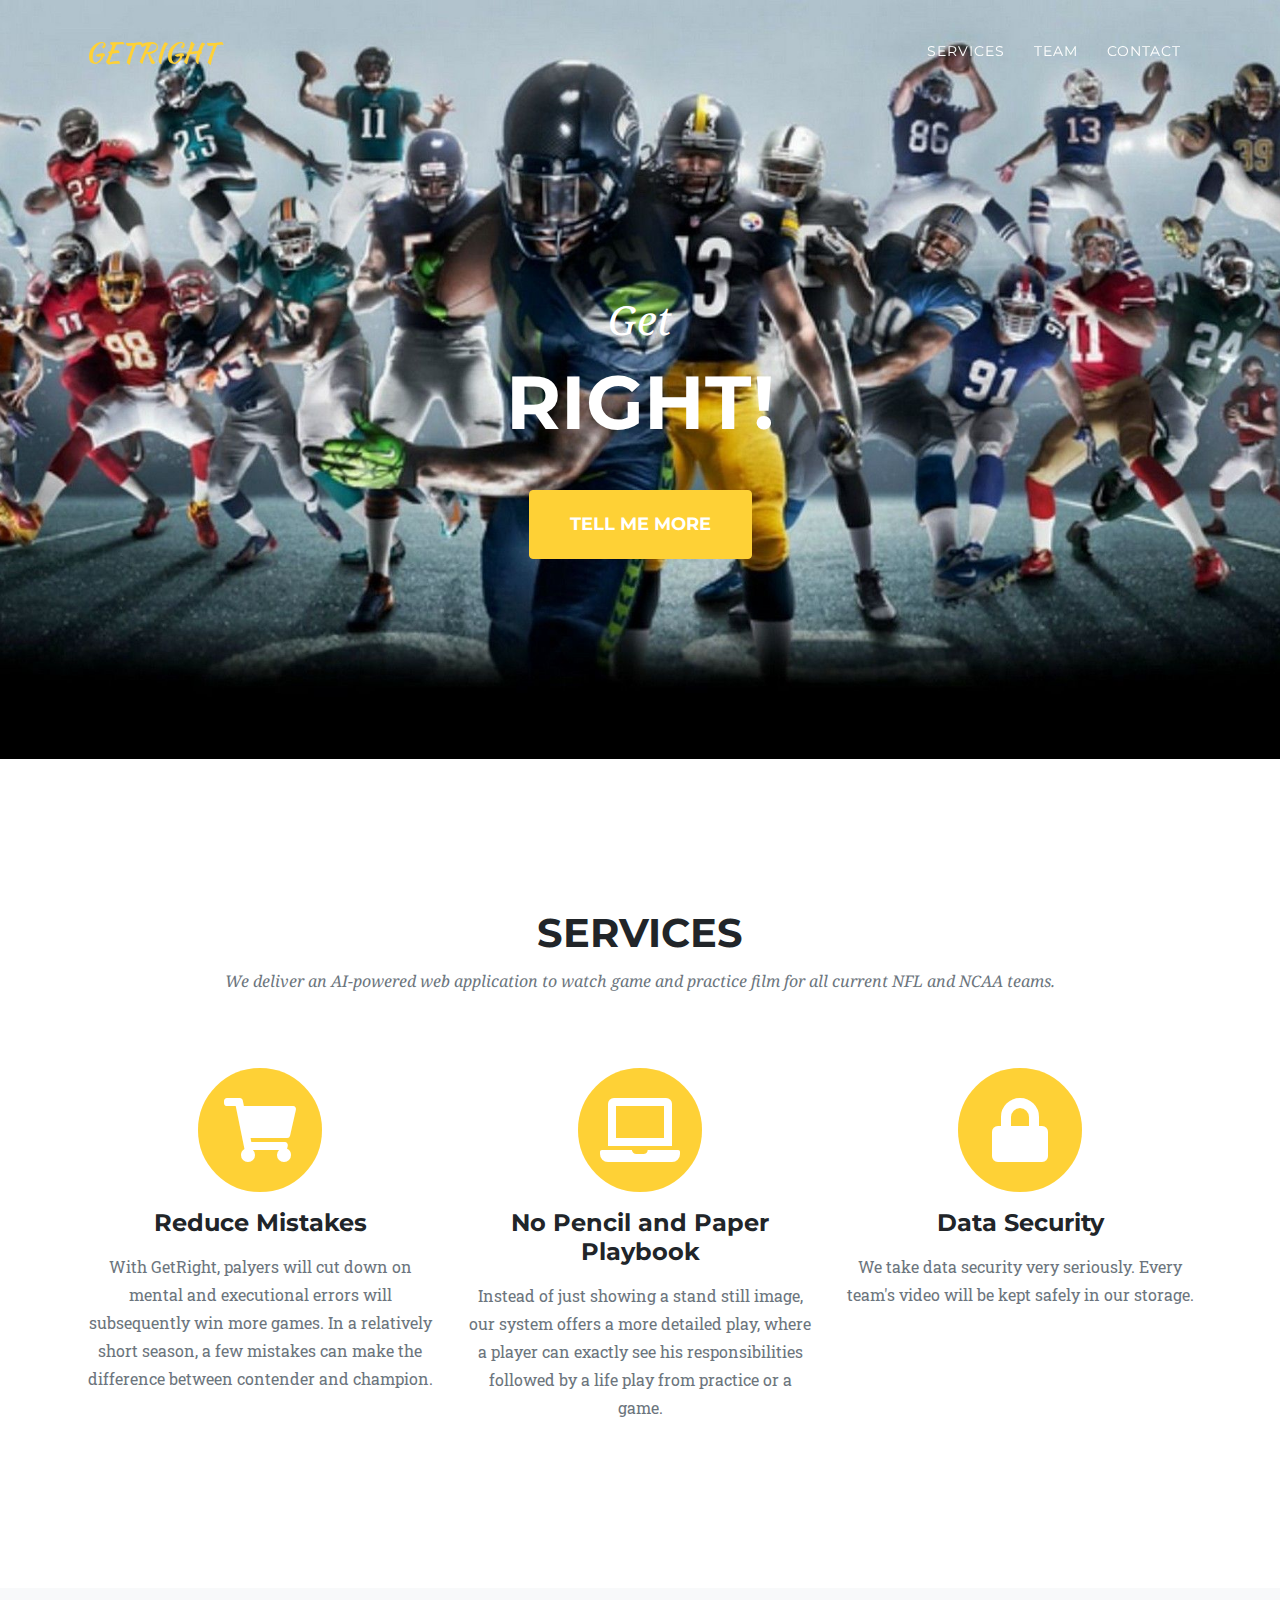
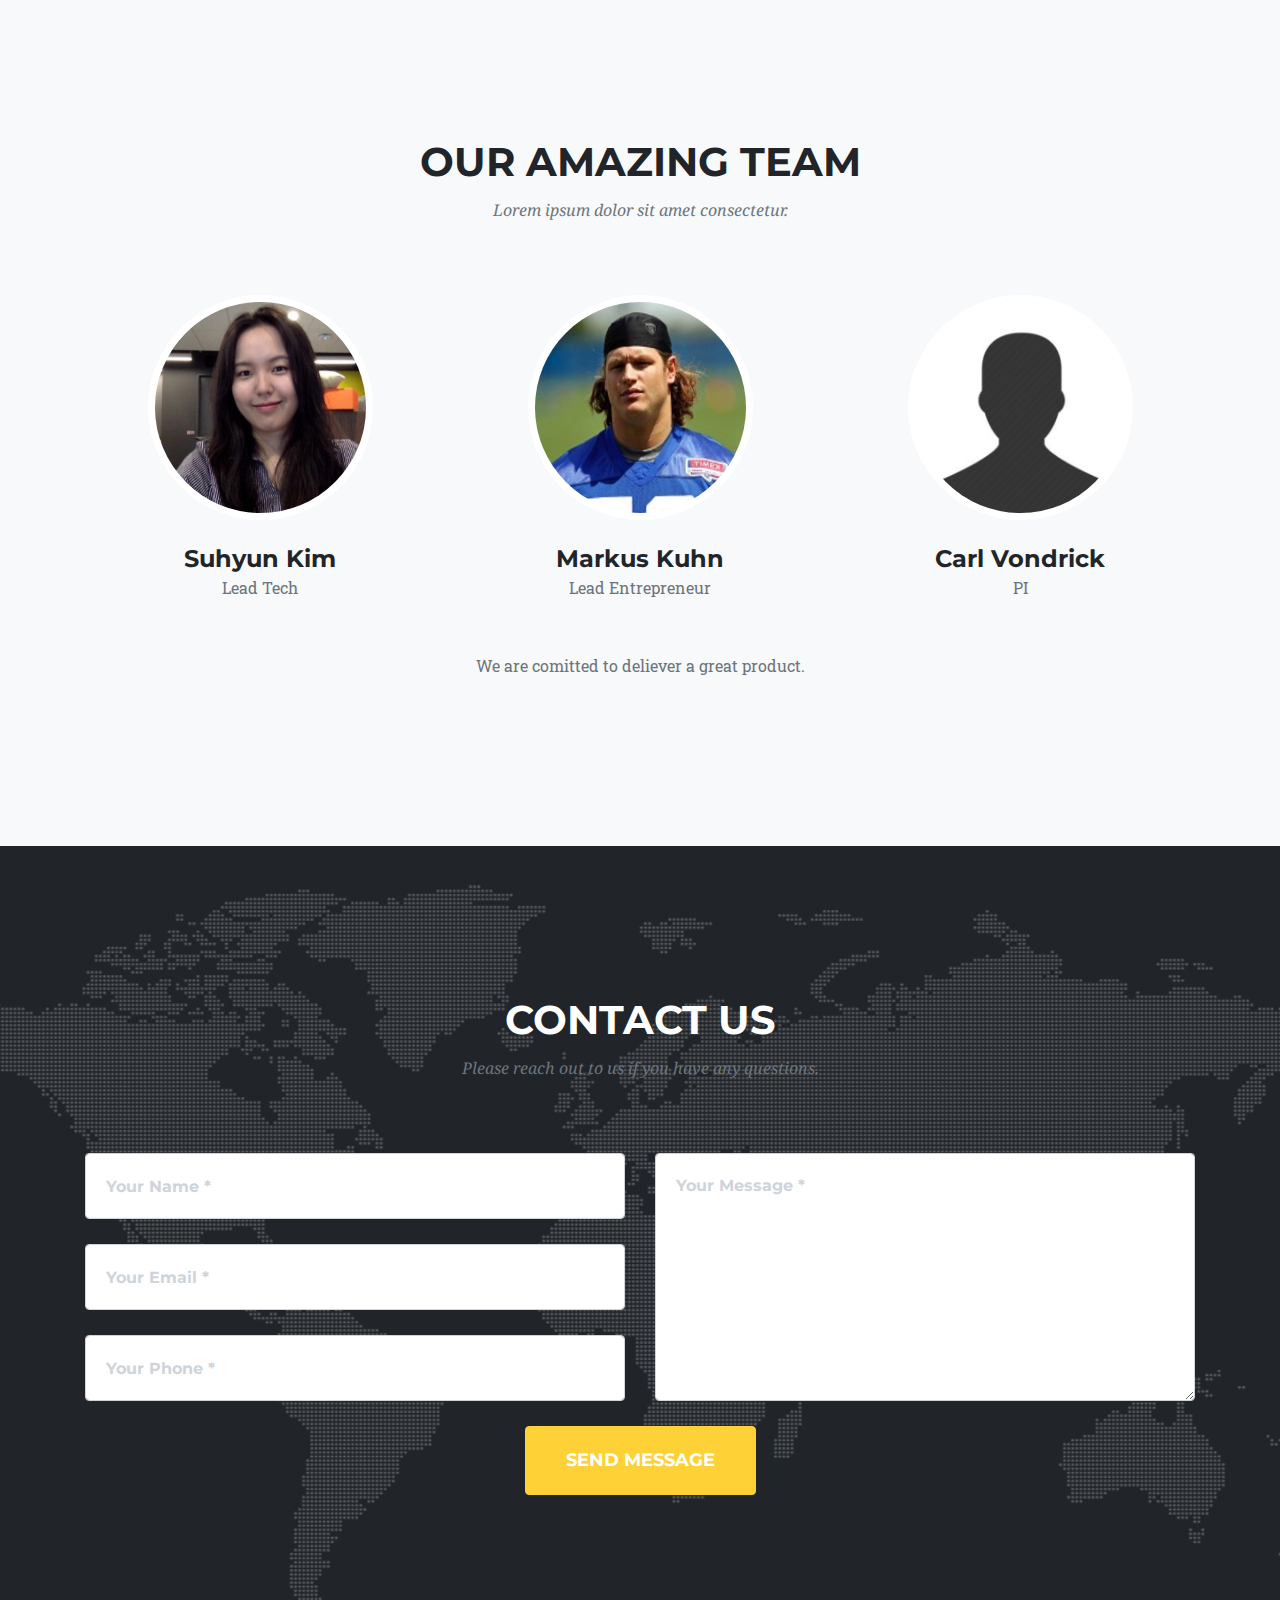
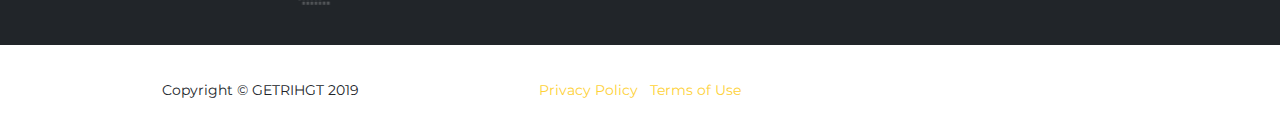
<file: index.html>
<!DOCTYPE html>
<html lang="en">

<head>

  <meta charset="utf-8">
  <meta name="viewport" content="width=device-width, initial-scale=1, shrink-to-fit=no">
  <meta name="description" content="">
  <meta name="author" content="">

  <title>GETRIGHT</title>

  <!-- Bootstrap core CSS -->
  <link href="vendor/bootstrap/css/bootstrap.min.css" rel="stylesheet">

  <!-- Custom fonts for this template -->
  <link href="vendor/fontawesome-free/css/all.min.css" rel="stylesheet" type="text/css">
  <link href="https://fonts.googleapis.com/css?family=Montserrat:400,700" rel="stylesheet" type="text/css">
  <link href='https://fonts.googleapis.com/css?family=Kaushan+Script' rel='stylesheet' type='text/css'>
  <link href='https://fonts.googleapis.com/css?family=Droid+Serif:400,700,400italic,700italic' rel='stylesheet' type='text/css'>
  <link href='https://fonts.googleapis.com/css?family=Roboto+Slab:400,100,300,700' rel='stylesheet' type='text/css'>

  <!-- Custom styles for this template -->
  <link href="css/agency.min.css" rel="stylesheet">

</head>

<body id="page-top">

  <!-- Navigation -->
  <nav class="navbar navbar-expand-lg navbar-dark fixed-top" id="mainNav">
    <div class="container">
      <a class="navbar-brand js-scroll-trigger" href="#page-top">GETRIGHT</a>
      <button class="navbar-toggler navbar-toggler-right" type="button" data-toggle="collapse" data-target="#navbarResponsive" aria-controls="navbarResponsive" aria-expanded="false" aria-label="Toggle navigation">
        Menu
        <i class="fas fa-bars"></i>
      </button>
      <div class="collapse navbar-collapse" id="navbarResponsive">
        <ul class="navbar-nav text-uppercase ml-auto">
          <li class="nav-item">
            <a class="nav-link js-scroll-trigger" href="#services">Services</a>
          </li>
          <!--<li class="nav-item">-->
            <!--<a class="nav-link js-scroll-trigger" href="#portfolio">Portfolio</a>-->
          <!--</li>-->
          <!--<li class="nav-item">-->
            <!--<a class="nav-link js-scroll-trigger" href="#about">About</a>-->
          <!--</li>-->
          <li class="nav-item">
            <a class="nav-link js-scroll-trigger" href="#team">Team</a>
          </li>
          <li class="nav-item">
            <a class="nav-link js-scroll-trigger" href="#contact">Contact</a>
          </li>
        </ul>
      </div>
    </div>
  </nav>

  <!-- Header -->
  <header class="masthead">
    <div class="container">
      <div class="intro-text">
        <div class="intro-lead-in">Get</div>
        <div class="intro-heading text-uppercase">RIGHT!</div>
        <a class="btn btn-primary btn-xl text-uppercase js-scroll-trigger" href="./miminium/index.html">Tell Me More</a>
      </div>
    </div>
  </header>

  <!-- Services -->
  <section id="services">
    <div class="container">
      <div class="row">
        <div class="col-lg-12 text-center">
          <h2 class="section-heading text-uppercase">Services</h2>
          <h3 class="section-subheading text-muted">We deliver an AI-powered web application to  watch game and practice film for all current NFL and NCAA teams.</h3>
        </div>
      </div>
      <div class="row text-center">
        <div class="col-md-4">
          <span class="fa-stack fa-4x">
            <i class="fas fa-circle fa-stack-2x text-primary"></i>
            <i class="fas fa-shopping-cart fa-stack-1x fa-inverse"></i>
          </span>
          <h4 class="service-heading">Reduce Mistakes</h4>
          <p class="text-muted">With GetRight, palyers will cut down on mental and executional errors will subsequently win more games. In a relatively
            short season, a few mistakes can make the difference between contender and champion.</p>
        </div>
        <div class="col-md-4">
          <span class="fa-stack fa-4x">
            <i class="fas fa-circle fa-stack-2x text-primary"></i>
            <i class="fas fa-laptop fa-stack-1x fa-inverse"></i>
          </span>
          <h4 class="service-heading">No Pencil and Paper Playbook</h4>
          <p class="text-muted">Instead of just showing a
            stand still image, our system offers a more detailed play, where a player can exactly see his responsibilities followed by a life play from
            practice or a game.</p>
        </div>
        <div class="col-md-4">
          <span class="fa-stack fa-4x">
            <i class="fas fa-circle fa-stack-2x text-primary"></i>
            <i class="fas fa-lock fa-stack-1x fa-inverse"></i>
          </span>
          <h4 class="service-heading">Data Security</h4>
          <p class="text-muted">We take data security very seriously. Every team's video will be kept safely in our storage. </p>
        </div>
      </div>
    </div>
  </section>

  <!-- Portfolio Grid -->
  <!--<section class="bg-light" id="portfolio">-->
    <!--<div class="container">-->
      <!--<div class="row">-->
        <!--<div class="col-lg-12 text-center">-->
          <!--<h2 class="section-heading text-uppercase">Portfolio</h2>-->
          <!--<h3 class="section-subheading text-muted">Lorem ipsum dolor sit amet consectetur.</h3>-->
        <!--</div>-->
      <!--</div>-->
      <!--<div class="row">-->
        <!--<div class="col-md-4 col-sm-6 portfolio-item">-->
          <!--<a class="portfolio-link" data-toggle="modal" href="#portfolioModal1">-->
            <!--<div class="portfolio-hover">-->
              <!--<div class="portfolio-hover-content">-->
                <!--<i class="fas fa-plus fa-3x"></i>-->
              <!--</div>-->
            <!--</div>-->
            <!--<img class="img-fluid" src="img/portfolio/01-thumbnail.jpg" alt="">-->
          <!--</a>-->
          <!--<div class="portfolio-caption">-->
            <!--<h4>Threads</h4>-->
            <!--<p class="text-muted">Illustration</p>-->
          <!--</div>-->
        <!--</div>-->
        <!--<div class="col-md-4 col-sm-6 portfolio-item">-->
          <!--<a class="portfolio-link" data-toggle="modal" href="#portfolioModal2">-->
            <!--<div class="portfolio-hover">-->
              <!--<div class="portfolio-hover-content">-->
                <!--<i class="fas fa-plus fa-3x"></i>-->
              <!--</div>-->
            <!--</div>-->
            <!--<img class="img-fluid" src="img/portfolio/02-thumbnail.jpg" alt="">-->
          <!--</a>-->
          <!--<div class="portfolio-caption">-->
            <!--<h4>Explore</h4>-->
            <!--<p class="text-muted">Graphic Design</p>-->
          <!--</div>-->
        <!--</div>-->
        <!--<div class="col-md-4 col-sm-6 portfolio-item">-->
          <!--<a class="portfolio-link" data-toggle="modal" href="#portfolioModal3">-->
            <!--<div class="portfolio-hover">-->
              <!--<div class="portfolio-hover-content">-->
                <!--<i class="fas fa-plus fa-3x"></i>-->
              <!--</div>-->
            <!--</div>-->
            <!--<img class="img-fluid" src="img/portfolio/03-thumbnail.jpg" alt="">-->
          <!--</a>-->
          <!--<div class="portfolio-caption">-->
            <!--<h4>Finish</h4>-->
            <!--<p class="text-muted">Identity</p>-->
          <!--</div>-->
        <!--</div>-->
        <!--<div class="col-md-4 col-sm-6 portfolio-item">-->
          <!--<a class="portfolio-link" data-toggle="modal" href="#portfolioModal4">-->
            <!--<div class="portfolio-hover">-->
              <!--<div class="portfolio-hover-content">-->
                <!--<i class="fas fa-plus fa-3x"></i>-->
              <!--</div>-->
            <!--</div>-->
            <!--<img class="img-fluid" src="img/portfolio/04-thumbnail.jpg" alt="">-->
          <!--</a>-->
          <!--<div class="portfolio-caption">-->
            <!--<h4>Lines</h4>-->
            <!--<p class="text-muted">Branding</p>-->
          <!--</div>-->
        <!--</div>-->
        <!--<div class="col-md-4 col-sm-6 portfolio-item">-->
          <!--<a class="portfolio-link" data-toggle="modal" href="#portfolioModal5">-->
            <!--<div class="portfolio-hover">-->
              <!--<div class="portfolio-hover-content">-->
                <!--<i class="fas fa-plus fa-3x"></i>-->
              <!--</div>-->
            <!--</div>-->
            <!--<img class="img-fluid" src="img/portfolio/05-thumbnail.jpg" alt="">-->
          <!--</a>-->
          <!--<div class="portfolio-caption">-->
            <!--<h4>Southwest</h4>-->
            <!--<p class="text-muted">Website Design</p>-->
          <!--</div>-->
        <!--</div>-->
        <!--<div class="col-md-4 col-sm-6 portfolio-item">-->
          <!--<a class="portfolio-link" data-toggle="modal" href="#portfolioModal6">-->
            <!--<div class="portfolio-hover">-->
              <!--<div class="portfolio-hover-content">-->
                <!--<i class="fas fa-plus fa-3x"></i>-->
              <!--</div>-->
            <!--</div>-->
            <!--<img class="img-fluid" src="img/portfolio/06-thumbnail.jpg" alt="">-->
          <!--</a>-->
          <!--<div class="portfolio-caption">-->
            <!--<h4>Window</h4>-->
            <!--<p class="text-muted">Photography</p>-->
          <!--</div>-->
        <!--</div>-->
      <!--</div>-->
    <!--</div>-->
  <!--</section>-->

  <!-- About -->
  <!--<section id="about">-->
    <!--<div class="container">-->
      <!--<div class="row">-->
        <!--<div class="col-lg-12 text-center">-->
          <!--<h2 class="section-heading text-uppercase">About</h2>-->
          <!--<h3 class="section-subheading text-muted">Lorem ipsum dolor sit amet consectetur.</h3>-->
        <!--</div>-->
      <!--</div>-->
      <!--<div class="row">-->
        <!--<div class="col-lg-12">-->
          <!--<ul class="timeline">-->
            <!--<li>-->
              <!--<div class="timeline-image">-->
                <!--<img class="rounded-circle img-fluid" src="img/about/1.jpg" alt="">-->
              <!--</div>-->
              <!--<div class="timeline-panel">-->
                <!--<div class="timeline-heading">-->
                  <!--<h4>2009-2011</h4>-->
                  <!--<h4 class="subheading">Our Humble Beginnings</h4>-->
                <!--</div>-->
                <!--<div class="timeline-body">-->
                  <!--<p class="text-muted">Lorem ipsum dolor sit amet, consectetur adipisicing elit. Sunt ut voluptatum eius sapiente, totam reiciendis temporibus qui quibusdam, recusandae sit vero unde, sed, incidunt et ea quo dolore laudantium consectetur!</p>-->
                <!--</div>-->
              <!--</div>-->
            <!--</li>-->
            <!--<li class="timeline-inverted">-->
              <!--<div class="timeline-image">-->
                <!--<img class="rounded-circle img-fluid" src="img/about/2.jpg" alt="">-->
              <!--</div>-->
              <!--<div class="timeline-panel">-->
                <!--<div class="timeline-heading">-->
                  <!--<h4>March 2011</h4>-->
                  <!--<h4 class="subheading">An Agency is Born</h4>-->
                <!--</div>-->
                <!--<div class="timeline-body">-->
                  <!--<p class="text-muted">Lorem ipsum dolor sit amet, consectetur adipisicing elit. Sunt ut voluptatum eius sapiente, totam reiciendis temporibus qui quibusdam, recusandae sit vero unde, sed, incidunt et ea quo dolore laudantium consectetur!</p>-->
                <!--</div>-->
              <!--</div>-->
            <!--</li>-->
            <!--<li>-->
              <!--<div class="timeline-image">-->
                <!--<img class="rounded-circle img-fluid" src="img/about/3.jpg" alt="">-->
              <!--</div>-->
              <!--<div class="timeline-panel">-->
                <!--<div class="timeline-heading">-->
                  <!--<h4>December 2012</h4>-->
                  <!--<h4 class="subheading">Transition to Full Service</h4>-->
                <!--</div>-->
                <!--<div class="timeline-body">-->
                  <!--<p class="text-muted">Lorem ipsum dolor sit amet, consectetur adipisicing elit. Sunt ut voluptatum eius sapiente, totam reiciendis temporibus qui quibusdam, recusandae sit vero unde, sed, incidunt et ea quo dolore laudantium consectetur!</p>-->
                <!--</div>-->
              <!--</div>-->
            <!--</li>-->
            <!--<li class="timeline-inverted">-->
              <!--<div class="timeline-image">-->
                <!--<img class="rounded-circle img-fluid" src="img/about/4.jpg" alt="">-->
              <!--</div>-->
              <!--<div class="timeline-panel">-->
                <!--<div class="timeline-heading">-->
                  <!--<h4>July 2014</h4>-->
                  <!--<h4 class="subheading">Phase Two Expansion</h4>-->
                <!--</div>-->
                <!--<div class="timeline-body">-->
                  <!--<p class="text-muted">Lorem ipsum dolor sit amet, consectetur adipisicing elit. Sunt ut voluptatum eius sapiente, totam reiciendis temporibus qui quibusdam, recusandae sit vero unde, sed, incidunt et ea quo dolore laudantium consectetur!</p>-->
                <!--</div>-->
              <!--</div>-->
            <!--</li>-->
            <!--<li class="timeline-inverted">-->
              <!--<div class="timeline-image">-->
                <!--<h4>Be Part-->
                  <!--<br>Of Our-->
                  <!--<br>Story!</h4>-->
              <!--</div>-->
            <!--</li>-->
          <!--</ul>-->
        <!--</div>-->
      <!--</div>-->
    <!--</div>-->
  <!--</section>-->

  <!-- Team -->
  <section class="bg-light" id="team">
    <div class="container">
      <div class="row">
        <div class="col-lg-12 text-center">
          <h2 class="section-heading text-uppercase">Our Amazing Team</h2>
          <h3 class="section-subheading text-muted">Lorem ipsum dolor sit amet consectetur.</h3>
        </div>
      </div>
      <div class="row">
        <div class="col-sm-4">
          <div class="team-member">
            <img class="mx-auto rounded-circle" src="img/team/1.jpg" alt="">
            <h4>Suhyun Kim</h4>
            <p class="text-muted">Lead Tech</p>
            <!--<ul class="list-inline social-buttons">-->
              <!--<li class="list-inline-item">-->
                <!--<a href="#">-->
                  <!--<i class="fab fa-twitter"></i>-->
                <!--</a>-->
              <!--</li>-->
              <!--<li class="list-inline-item">-->
                <!--<a href="#">-->
                  <!--<i class="fab fa-facebook-f"></i>-->
                <!--</a>-->
              <!--</li>-->
              <!--<li class="list-inline-item">-->
                <!--<a href="#">-->
                  <!--<i class="fab fa-linkedin-in"></i>-->
                <!--</a>-->
              <!--</li>-->
            <!--</ul>-->
          </div>
        </div>
        <div class="col-sm-4">
          <div class="team-member">
            <img class="mx-auto rounded-circle" src="img/team/2.jpg" alt="">
            <h4>Markus Kuhn</h4>
            <p class="text-muted">Lead Entrepreneur</p>
            <!--<ul class="list-inline social-buttons">-->
              <!--<li class="list-inline-item">-->
                <!--<a href="#">-->
                  <!--<i class="fab fa-twitter"></i>-->
                <!--</a>-->
              <!--</li>-->
              <!--<li class="list-inline-item">-->
                <!--<a href="#">-->
                  <!--<i class="fab fa-facebook-f"></i>-->
                <!--</a>-->
              <!--</li>-->
              <!--<li class="list-inline-item">-->
                <!--<a href="#">-->
                  <!--<i class="fab fa-linkedin-in"></i>-->
                <!--</a>-->
              <!--</li>-->
            <!--</ul>-->
          </div>
        </div>
        <div class="col-sm-4">
          <div class="team-member">
            <img class="mx-auto rounded-circle" src="img/team/3.jpg" alt="">
            <h4>Carl Vondrick</h4>
            <p class="text-muted">PI</p>
            <!--<ul class="list-inline social-buttons">-->
              <!--<li class="list-inline-item">-->
                <!--<a href="#">-->
                  <!--<i class="fab fa-twitter"></i>-->
                <!--</a>-->
              <!--</li>-->
              <!--<li class="list-inline-item">-->
                <!--<a href="#">-->
                  <!--<i class="fab fa-facebook-f"></i>-->
                <!--</a>-->
              <!--</li>-->
              <!--<li class="list-inline-item">-->
                <!--<a href="#">-->
                  <!--<i class="fab fa-linkedin-in"></i>-->
                <!--</a>-->
              <!--</li>-->
            <!--</ul>-->
          </div>
        </div>
      </div>
      <div class="row">
        <div class="col-lg-8 mx-auto text-center">
          <p class="large text-muted">We are comitted to deliever a great product. </p>
        </div>
      </div>
    </div>
  </section>

  <!-- Clients -->
  <!--<section class="py-5">-->
    <!--<div class="container">-->
      <!--<div class="row">-->
        <!--<div class="col-md-3 col-sm-6">-->
          <!--<a href="#">-->
            <!--<img class="img-fluid d-block mx-auto" src="img/logos/envato.jpg" alt="">-->
          <!--</a>-->
        <!--</div>-->
        <!--<div class="col-md-3 col-sm-6">-->
          <!--<a href="#">-->
            <!--<img class="img-fluid d-block mx-auto" src="img/logos/designmodo.jpg" alt="">-->
          <!--</a>-->
        <!--</div>-->
        <!--<div class="col-md-3 col-sm-6">-->
          <!--<a href="#">-->
            <!--<img class="img-fluid d-block mx-auto" src="img/logos/themeforest.jpg" alt="">-->
          <!--</a>-->
        <!--</div>-->
        <!--<div class="col-md-3 col-sm-6">-->
          <!--<a href="#">-->
            <!--<img class="img-fluid d-block mx-auto" src="img/logos/creative-market.jpg" alt="">-->
          <!--</a>-->
        <!--</div>-->
      <!--</div>-->
    <!--</div>-->
  <!--</section>-->

  <!-- Contact -->
  <section id="contact">
    <div class="container">
      <div class="row">
        <div class="col-lg-12 text-center">
          <h2 class="section-heading text-uppercase">Contact Us</h2>
          <h3 class="section-subheading text-muted">Please reach out to us if you have any questions.</h3>
        </div>
      </div>
      <div class="row">
        <div class="col-lg-12">
          <form id="contactForm" name="sentMessage" novalidate="novalidate">
            <div class="row">
              <div class="col-md-6">
                <div class="form-group">
                  <input class="form-control" id="name" type="text" placeholder="Your Name *" required="required" data-validation-required-message="Please enter your name.">
                  <p class="help-block text-danger"></p>
                </div>
                <div class="form-group">
                  <input class="form-control" id="email" type="email" placeholder="Your Email *" required="required" data-validation-required-message="Please enter your email address.">
                  <p class="help-block text-danger"></p>
                </div>
                <div class="form-group">
                  <input class="form-control" id="phone" type="tel" placeholder="Your Phone *" required="required" data-validation-required-message="Please enter your phone number.">
                  <p class="help-block text-danger"></p>
                </div>
              </div>
              <div class="col-md-6">
                <div class="form-group">
                  <textarea class="form-control" id="message" placeholder="Your Message *" required="required" data-validation-required-message="Please enter a message."></textarea>
                  <p class="help-block text-danger"></p>
                </div>
              </div>
              <div class="clearfix"></div>
              <div class="col-lg-12 text-center">
                <div id="success"></div>
                <button id="sendMessageButton" class="btn btn-primary btn-xl text-uppercase" type="submit">Send Message</button>
              </div>
            </div>
          </form>
        </div>
      </div>
    </div>
  </section>

  <!-- Footer -->
  <footer>
    <div class="container">
      <div class="row">
        <div class="col-md-4">
          <span class="copyright">Copyright &copy; GETRIHGT 2019</span>
        </div>
        <!--<div class="col-md-4">-->
          <!--<ul class="list-inline social-buttons">-->
            <!--<li class="list-inline-item">-->
              <!--<a href="#">-->
                <!--<i class="fab fa-twitter"></i>-->
              <!--</a>-->
            <!--</li>-->
            <!--<li class="list-inline-item">-->
              <!--<a href="#">-->
                <!--<i class="fab fa-facebook-f"></i>-->
              <!--</a>-->
            <!--</li>-->
            <!--<li class="list-inline-item">-->
              <!--<a href="#">-->
                <!--<i class="fab fa-linkedin-in"></i>-->
              <!--</a>-->
            <!--</li>-->
          <!--</ul>-->
        <!--</div>-->
        <div class="col-md-4">
          <ul class="list-inline quicklinks">
            <li class="list-inline-item">
              <a href="#">Privacy Policy</a>
            </li>
            <li class="list-inline-item">
              <a href="#">Terms of Use</a>
            </li>
          </ul>
        </div>
      </div>
    </div>
  </footer>

  <!-- Portfolio Modals -->

  <!-- Modal 1 -->
  <div class="portfolio-modal modal fade" id="portfolioModal1" tabindex="-1" role="dialog" aria-hidden="true">
    <div class="modal-dialog">
      <div class="modal-content">
        <div class="close-modal" data-dismiss="modal">
          <div class="lr">
            <div class="rl"></div>
          </div>
        </div>
        <div class="container">
          <div class="row">
            <div class="col-lg-8 mx-auto">
              <div class="modal-body">
                <!-- Project Details Go Here -->
                <h2 class="text-uppercase">Project Name</h2>
                <p class="item-intro text-muted">Lorem ipsum dolor sit amet consectetur.</p>
                <img class="img-fluid d-block mx-auto" src="img/portfolio/01-full.jpg" alt="">
                <p>Use this area to describe your project. Lorem ipsum dolor sit amet, consectetur adipisicing elit. Est blanditiis dolorem culpa incidunt minus dignissimos deserunt repellat aperiam quasi sunt officia expedita beatae cupiditate, maiores repudiandae, nostrum, reiciendis facere nemo!</p>
                <ul class="list-inline">
                  <li>Date: January 2017</li>
                  <li>Client: Threads</li>
                  <li>Category: Illustration</li>
                </ul>
                <button class="btn btn-primary" data-dismiss="modal" type="button">
                  <i class="fas fa-times"></i>
                  Close Project</button>
              </div>
            </div>
          </div>
        </div>
      </div>
    </div>
  </div>

  <!-- Modal 2 -->
  <div class="portfolio-modal modal fade" id="portfolioModal2" tabindex="-1" role="dialog" aria-hidden="true">
    <div class="modal-dialog">
      <div class="modal-content">
        <div class="close-modal" data-dismiss="modal">
          <div class="lr">
            <div class="rl"></div>
          </div>
        </div>
        <div class="container">
          <div class="row">
            <div class="col-lg-8 mx-auto">
              <div class="modal-body">
                <!-- Project Details Go Here -->
                <h2 class="text-uppercase">Project Name</h2>
                <p class="item-intro text-muted">Lorem ipsum dolor sit amet consectetur.</p>
                <img class="img-fluid d-block mx-auto" src="img/portfolio/02-full.jpg" alt="">
                <p>Use this area to describe your project. Lorem ipsum dolor sit amet, consectetur adipisicing elit. Est blanditiis dolorem culpa incidunt minus dignissimos deserunt repellat aperiam quasi sunt officia expedita beatae cupiditate, maiores repudiandae, nostrum, reiciendis facere nemo!</p>
                <ul class="list-inline">
                  <li>Date: January 2017</li>
                  <li>Client: Explore</li>
                  <li>Category: Graphic Design</li>
                </ul>
                <button class="btn btn-primary" data-dismiss="modal" type="button">
                  <i class="fas fa-times"></i>
                  Close Project</button>
              </div>
            </div>
          </div>
        </div>
      </div>
    </div>
  </div>

  <!-- Modal 3 -->
  <div class="portfolio-modal modal fade" id="portfolioModal3" tabindex="-1" role="dialog" aria-hidden="true">
    <div class="modal-dialog">
      <div class="modal-content">
        <div class="close-modal" data-dismiss="modal">
          <div class="lr">
            <div class="rl"></div>
          </div>
        </div>
        <div class="container">
          <div class="row">
            <div class="col-lg-8 mx-auto">
              <div class="modal-body">
                <!-- Project Details Go Here -->
                <h2 class="text-uppercase">Project Name</h2>
                <p class="item-intro text-muted">Lorem ipsum dolor sit amet consectetur.</p>
                <img class="img-fluid d-block mx-auto" src="img/portfolio/03-full.jpg" alt="">
                <p>Use this area to describe your project. Lorem ipsum dolor sit amet, consectetur adipisicing elit. Est blanditiis dolorem culpa incidunt minus dignissimos deserunt repellat aperiam quasi sunt officia expedita beatae cupiditate, maiores repudiandae, nostrum, reiciendis facere nemo!</p>
                <ul class="list-inline">
                  <li>Date: January 2017</li>
                  <li>Client: Finish</li>
                  <li>Category: Identity</li>
                </ul>
                <button class="btn btn-primary" data-dismiss="modal" type="button">
                  <i class="fas fa-times"></i>
                  Close Project</button>
              </div>
            </div>
          </div>
        </div>
      </div>
    </div>
  </div>

  <!-- Modal 4 -->
  <div class="portfolio-modal modal fade" id="portfolioModal4" tabindex="-1" role="dialog" aria-hidden="true">
    <div class="modal-dialog">
      <div class="modal-content">
        <div class="close-modal" data-dismiss="modal">
          <div class="lr">
            <div class="rl"></div>
          </div>
        </div>
        <div class="container">
          <div class="row">
            <div class="col-lg-8 mx-auto">
              <div class="modal-body">
                <!-- Project Details Go Here -->
                <h2 class="text-uppercase">Project Name</h2>
                <p class="item-intro text-muted">Lorem ipsum dolor sit amet consectetur.</p>
                <img class="img-fluid d-block mx-auto" src="img/portfolio/04-full.jpg" alt="">
                <p>Use this area to describe your project. Lorem ipsum dolor sit amet, consectetur adipisicing elit. Est blanditiis dolorem culpa incidunt minus dignissimos deserunt repellat aperiam quasi sunt officia expedita beatae cupiditate, maiores repudiandae, nostrum, reiciendis facere nemo!</p>
                <ul class="list-inline">
                  <li>Date: January 2017</li>
                  <li>Client: Lines</li>
                  <li>Category: Branding</li>
                </ul>
                <button class="btn btn-primary" data-dismiss="modal" type="button">
                  <i class="fas fa-times"></i>
                  Close Project</button>
              </div>
            </div>
          </div>
        </div>
      </div>
    </div>
  </div>

  <!-- Modal 5 -->
  <div class="portfolio-modal modal fade" id="portfolioModal5" tabindex="-1" role="dialog" aria-hidden="true">
    <div class="modal-dialog">
      <div class="modal-content">
        <div class="close-modal" data-dismiss="modal">
          <div class="lr">
            <div class="rl"></div>
          </div>
        </div>
        <div class="container">
          <div class="row">
            <div class="col-lg-8 mx-auto">
              <div class="modal-body">
                <!-- Project Details Go Here -->
                <h2 class="text-uppercase">Project Name</h2>
                <p class="item-intro text-muted">Lorem ipsum dolor sit amet consectetur.</p>
                <img class="img-fluid d-block mx-auto" src="img/portfolio/05-full.jpg" alt="">
                <p>Use this area to describe your project. Lorem ipsum dolor sit amet, consectetur adipisicing elit. Est blanditiis dolorem culpa incidunt minus dignissimos deserunt repellat aperiam quasi sunt officia expedita beatae cupiditate, maiores repudiandae, nostrum, reiciendis facere nemo!</p>
                <ul class="list-inline">
                  <li>Date: January 2017</li>
                  <li>Client: Southwest</li>
                  <li>Category: Website Design</li>
                </ul>
                <button class="btn btn-primary" data-dismiss="modal" type="button">
                  <i class="fas fa-times"></i>
                  Close Project</button>
              </div>
            </div>
          </div>
        </div>
      </div>
    </div>
  </div>

  <!-- Modal 6 -->
  <div class="portfolio-modal modal fade" id="portfolioModal6" tabindex="-1" role="dialog" aria-hidden="true">
    <div class="modal-dialog">
      <div class="modal-content">
        <div class="close-modal" data-dismiss="modal">
          <div class="lr">
            <div class="rl"></div>
          </div>
        </div>
        <div class="container">
          <div class="row">
            <div class="col-lg-8 mx-auto">
              <div class="modal-body">
                <!-- Project Details Go Here -->
                <h2 class="text-uppercase">Project Name</h2>
                <p class="item-intro text-muted">Lorem ipsum dolor sit amet consectetur.</p>
                <img class="img-fluid d-block mx-auto" src="img/portfolio/06-full.jpg" alt="">
                <p>Use this area to describe your project. Lorem ipsum dolor sit amet, consectetur adipisicing elit. Est blanditiis dolorem culpa incidunt minus dignissimos deserunt repellat aperiam quasi sunt officia expedita beatae cupiditate, maiores repudiandae, nostrum, reiciendis facere nemo!</p>
                <ul class="list-inline">
                  <li>Date: January 2017</li>
                  <li>Client: Window</li>
                  <li>Category: Photography</li>
                </ul>
                <button class="btn btn-primary" data-dismiss="modal" type="button">
                  <i class="fas fa-times"></i>
                  Close Project</button>
              </div>
            </div>
          </div>
        </div>
      </div>
    </div>
  </div>

  <!-- Bootstrap core JavaScript -->
  <script src="vendor/jquery/jquery.min.js"></script>
  <script src="vendor/bootstrap/js/bootstrap.bundle.min.js"></script>

  <!-- Plugin JavaScript -->
  <script src="vendor/jquery-easing/jquery.easing.min.js"></script>

  <!-- Contact form JavaScript -->
  <script src="js/jqBootstrapValidation.js"></script>
  <script src="js/contact_me.js"></script>

  <!-- Custom scripts for this template -->
  <script src="js/agency.min.js"></script>

</body>

</html>
</file>
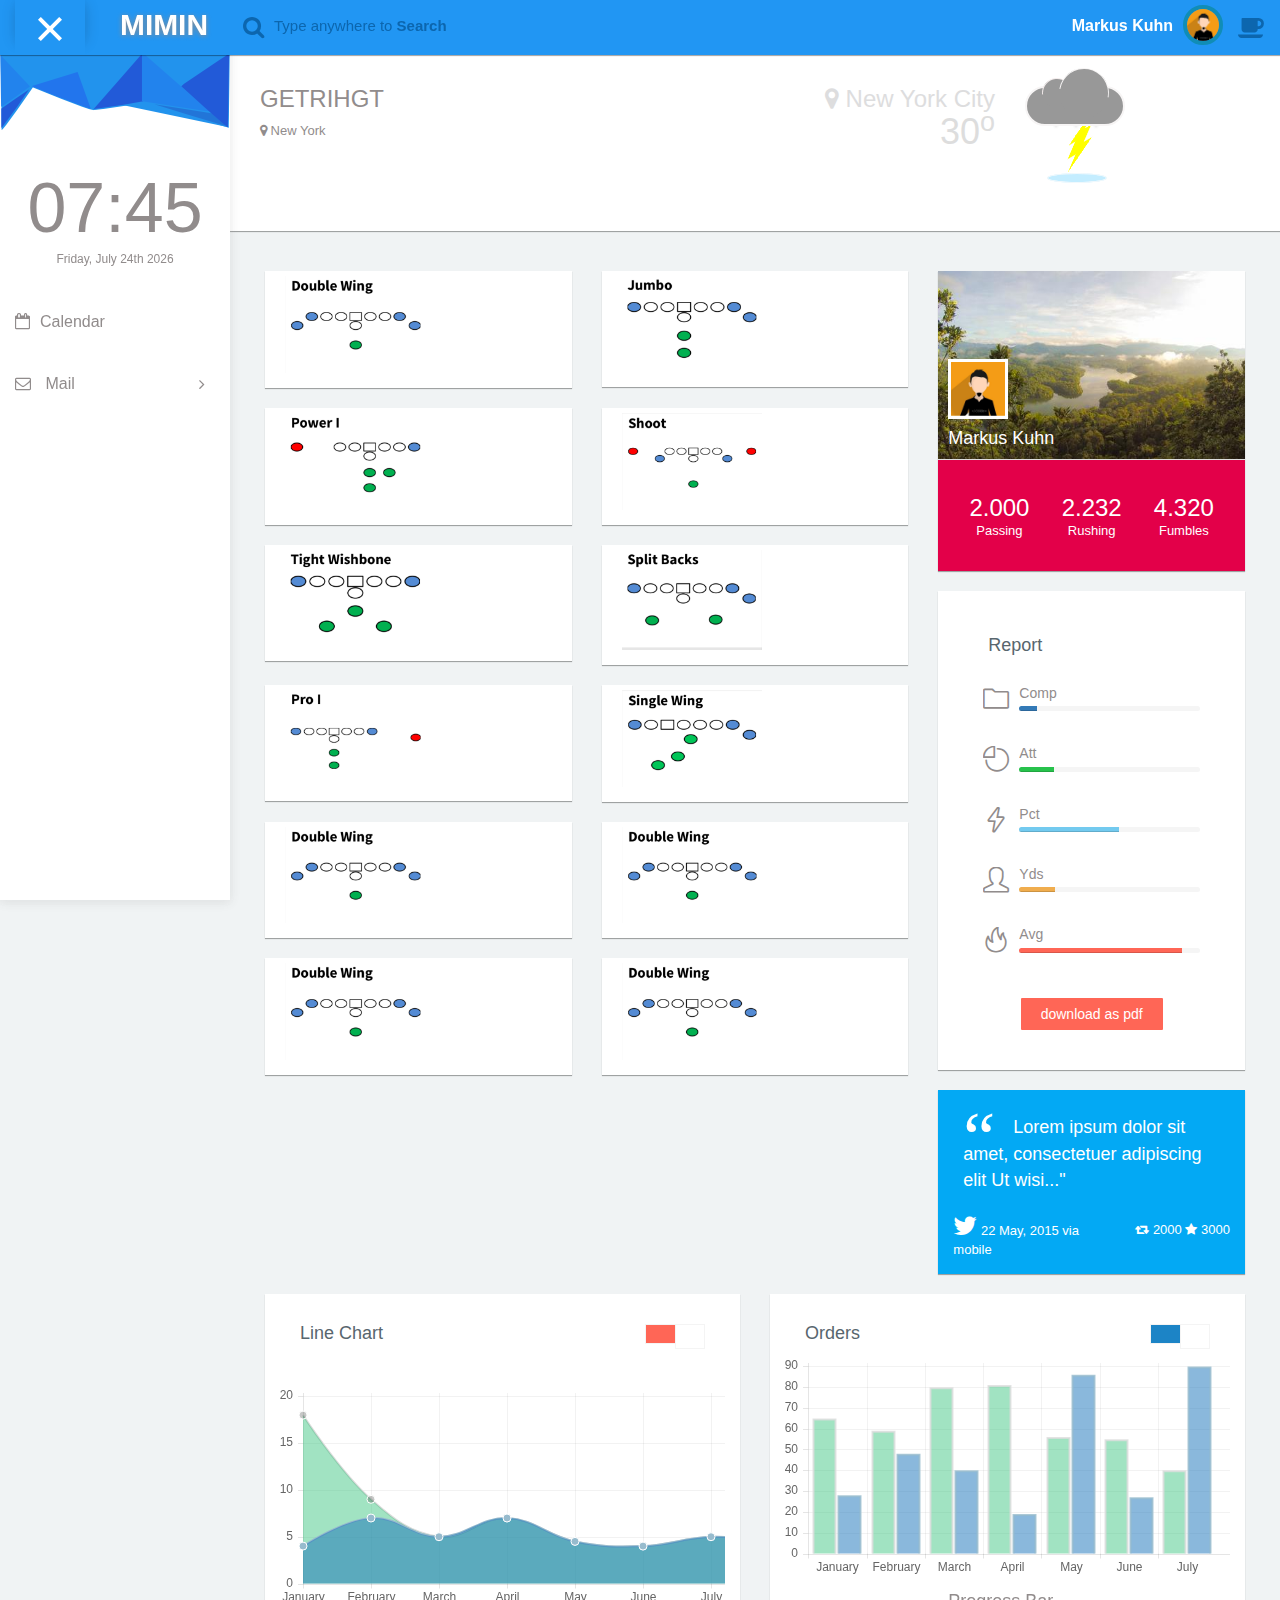
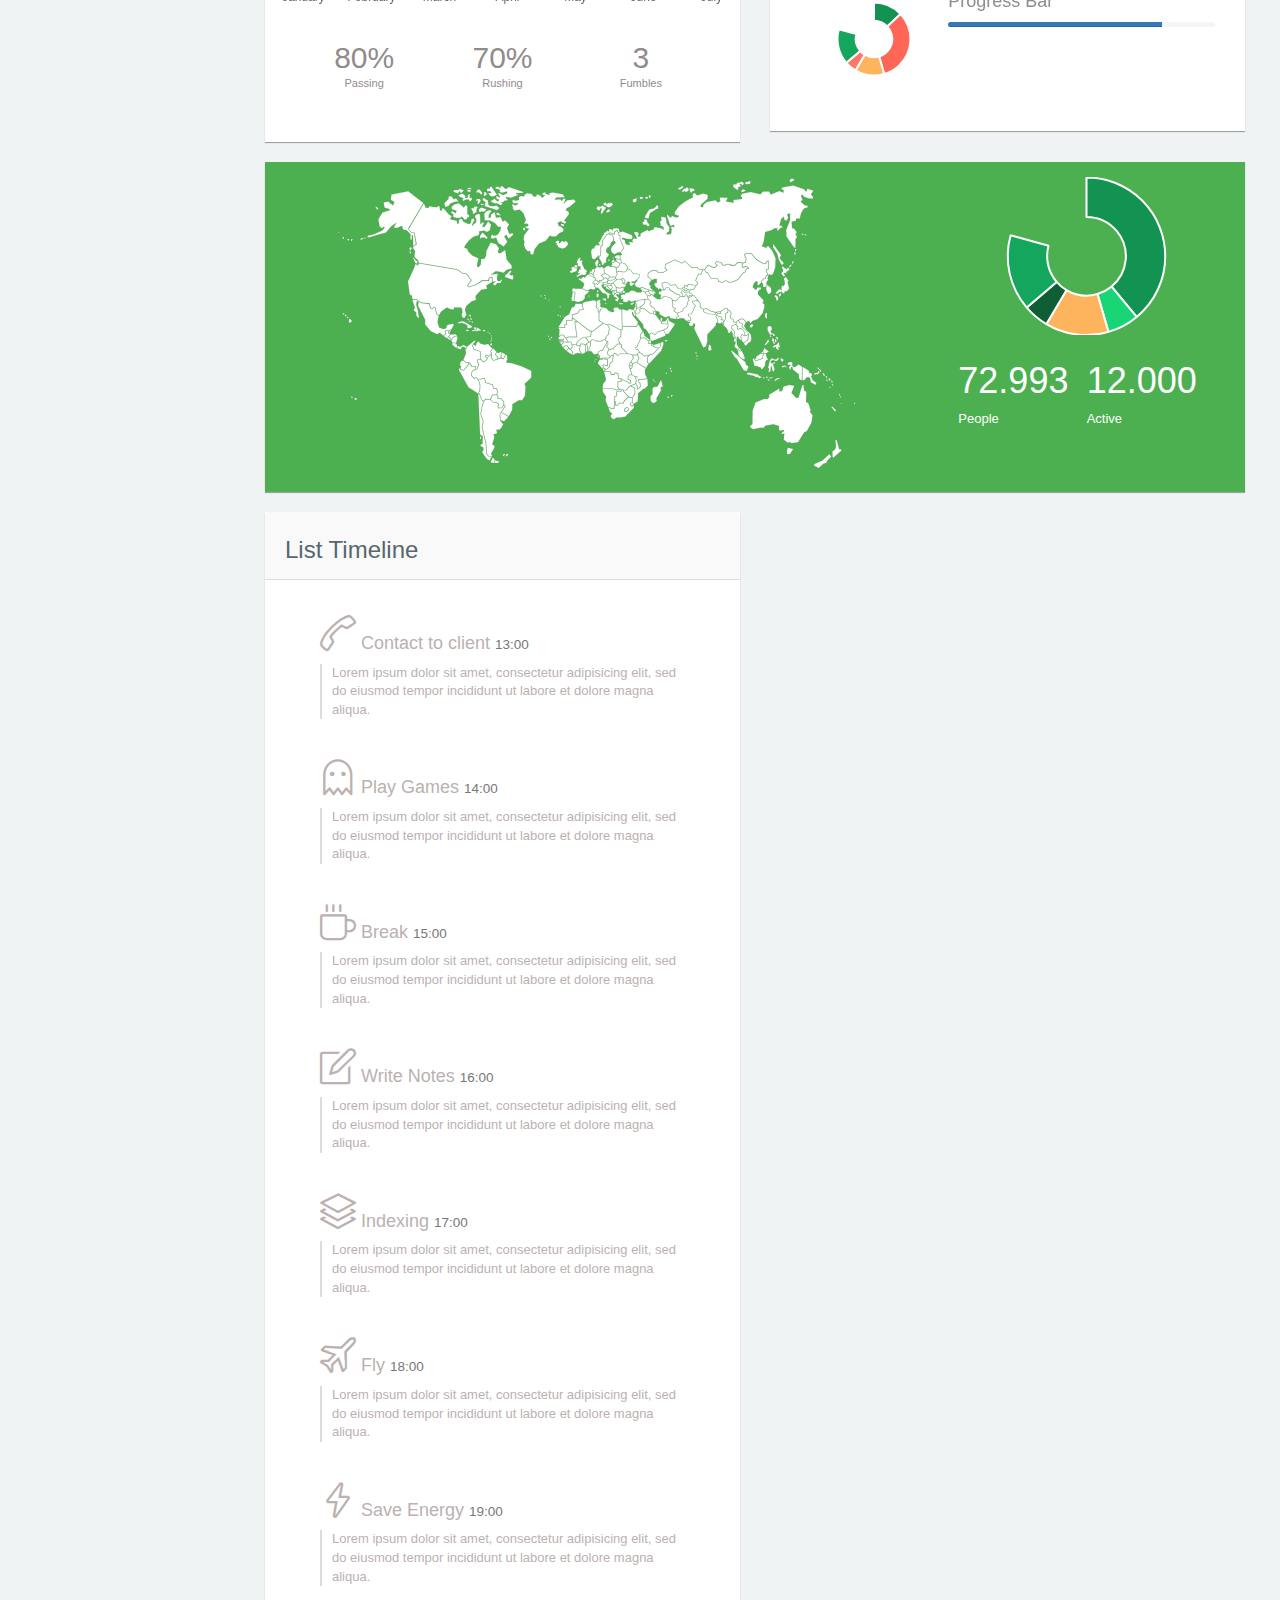
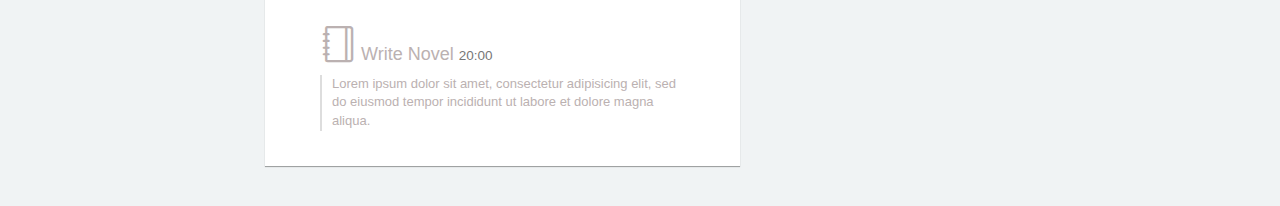
<file: miminium/index.html>
<!DOCTYPE html>
<html lang="en">
<head>
	
	<meta charset="utf-8">
	<meta name="description" content="Miminium Admin Template v.1">
	<meta name="author" content="Isna Nur Azis">
	<meta name="keyword" content="">
	<meta name="viewport" content="width=device-width, initial-scale=1">
    <title>Miminium</title>
 
    <!-- start: Css -->
    <link rel="stylesheet" type="text/css" href="asset/css/bootstrap.min.css">

      <!-- plugins -->
      <link rel="stylesheet" type="text/css" href="asset/css/plugins/font-awesome.min.css"/>
      <link rel="stylesheet" type="text/css" href="asset/css/plugins/simple-line-icons.css"/>
      <link rel="stylesheet" type="text/css" href="asset/css/plugins/animate.min.css"/>
      <link rel="stylesheet" type="text/css" href="asset/css/plugins/fullcalendar.min.css"/>
	<link href="asset/css/style.css" rel="stylesheet">
	<!-- end: Css -->

	<link rel="shortcut icon" href="asset/img/logomi.png">
    <!-- HTML5 shim and Respond.js IE8 support of HTML5 elements and media queries -->
    <!--[if lt IE 9]>
      <script src="https://oss.maxcdn.com/html5shiv/3.7.2/html5shiv.min.js"></script>
      <script src="https://oss.maxcdn.com/respond/1.4.2/respond.min.js"></script>
    <![endif]-->
  </head>

 <body id="mimin" class="dashboard">
      <!-- start: Header -->
        <nav class="navbar navbar-default header navbar-fixed-top">
          <div class="col-md-12 nav-wrapper">
            <div class="navbar-header" style="width:100%;">
              <div class="opener-left-menu is-open">
                <span class="top"></span>
                <span class="middle"></span>
                <span class="bottom"></span>
              </div>
                <a href="index.html" class="navbar-brand"> 
                 <b>MIMIN</b>
                </a>

              <ul class="nav navbar-nav search-nav">
                <li>
                   <div class="search">
                    <span class="fa fa-search icon-search" style="font-size:23px;"></span>
                    <div class="form-group form-animate-text">
                      <input type="text" class="form-text" required>
                      <span class="bar"></span>
                      <label class="label-search">Type anywhere to <b>Search</b> </label>
                    </div>
                  </div>
                </li>
              </ul>

              <ul class="nav navbar-nav navbar-right user-nav">
                <li class="user-name"><span>Markus Kuhn</span></li>
                  <li class="dropdown avatar-dropdown">
                   <img src="asset/img/avatar.jpg" class="img-circle avatar" alt="user name" data-toggle="dropdown" aria-haspopup="true" aria-expanded="true"/>
                   <ul class="dropdown-menu user-dropdown">
                     <li><a href="#"><span class="fa fa-user"></span> My Profile</a></li>
                     <li><a href="#"><span class="fa fa-calendar"></span> My Calendar</a></li>
                     <li role="separator" class="divider"></li>
                     <li class="more">
                      <ul>
                        <li><a href=""><span class="fa fa-cogs"></span></a></li>
                        <li><a href=""><span class="fa fa-lock"></span></a></li>
                        <li><a href=""><span class="fa fa-power-off "></span></a></li>
                      </ul>
                    </li>
                  </ul>
                </li>
                <li ><a href="#" class="opener-right-menu"><span class="fa fa-coffee"></span></a></li>
              </ul>
            </div>
          </div>
        </nav>
      <!-- end: Header -->

      <div class="container-fluid mimin-wrapper">
  
          <!-- start:Left Menu -->
            <div id="left-menu">
              <div class="sub-left-menu scroll">
                <ul class="nav nav-list">
                    <li><div class="left-bg"></div></li>
                    <li class="time">
                      <h1 class="animated fadeInLeft">21:00</h1>
                      <p class="animated fadeInRight">Sat,October 1st 2019</p>
                    </li>
                    <li class="ripple"><a href="calendar.html"><span class="fa fa-calendar-o"></span>Calendar</a></li>
                    <li class="ripple"><a class="tree-toggle nav-header"><span class="fa fa-envelope-o"></span> Mail <span class="fa-angle-right fa right-arrow text-right"></span> </a>
                      <ul class="nav nav-list tree">
                        <li><a href="mail-box.html">Inbox</a></li>
                        <li><a href="compose-mail.html">Compose Mail</a></li>
                        <li><a href="view-mail.html">View Mail</a></li>
                      </ul>
                    </li>
                  </ul>
                </div>
            </div>
          <!-- end: Left Menu -->

  		
          <!-- start: content -->
            <div id="content">
                <div class="panel">
                  <div class="panel-body">
                      <div class="col-md-6 col-sm-12">
                        <h3 class="animated fadeInLeft">GETRIHGT</h3>
                        <p class="animated fadeInDown"><span class="fa  fa-map-marker"></span> New York</p>

                    </div>
                    <div class="col-md-6 col-sm-12">
                        <div class="col-md-6 col-sm-6 text-right" style="padding-left:10px;">
                          <h3 style="color:#DDDDDE;"><span class="fa  fa-map-marker"></span> New York City</h3>
                          <h1 style="margin-top: -10px;color: #ddd;">30<sup>o</sup></h1>
                        </div>
                        <div class="col-md-6 col-sm-6">
                           <div class="wheather">
                            <div class="stormy rainy animated pulse infinite">
                              <div class="shadow">
                                
                              </div>
                            </div>
                            <div class="sub-wheather">
                              <div class="thunder">
                                
                              </div>
                              <div class="rain">
                                  <div class="droplet droplet1"></div>
                                  <div class="droplet droplet2"></div>
                                  <div class="droplet droplet3"></div>
                                  <div class="droplet droplet4"></div>
                                  <div class="droplet droplet5"></div>
                                  <div class="droplet droplet6"></div>
                                </div>
                            </div>
                          </div>
                        </div>                   
                    </div>
                  </div>                    
                </div>

                <div class="col-md-12" style="padding:20px;">
                    <div class="col-md-12 padding-0">
                        <div class="col-md-8 padding-0">
                            <div class="col-md-12 padding-0">
                                <div class="col-md-6">
                                    <div class="panel box-v1">
                                      <div class="panel-heading bg-white border-none">
                                        <div class="col-md-6 col-sm-6 col-xs-6 text-left padding-0">
                                            <div class="play-section">
                                                <img class="playpic card-img-top img-fluid" src="asset/img/play1.png" alt="Card image cap">
                                            </div>
                                        </div>
                                      </div>
                                      <div class="panel-body text-center">
                                      </div>
                                    </div>
                                </div>
                                <div class="col-md-6">
                                    <div class="panel box-v1">
                                        <div class="panel-heading bg-white border-none">
                                            <div class="col-md-6 col-sm-6 col-xs-6 text-left padding-0">
                                                <div class="play-section">
                                                    <img class="playpic card-img-top img-fluid" src="asset/img/play2.png" alt="Card image cap">
                                                </div>
                                            </div>
                                        </div>
                                        <div class="panel-body text-center">
                                        </div>
                                    </div>
                                </div>
                            </div>
                            <div class="col-md-12 padding-0">
                                <div class="col-md-6">
                                    <div class="panel box-v1">
                                        <div class="panel-heading bg-white border-none">
                                            <div class="col-md-6 col-sm-6 col-xs-6 text-left padding-0">
                                                <div class="play-section">
                                                    <img class="playpic card-img-top img-fluid" src="asset/img/play3.png" alt="Card image cap">
                                                </div>
                                            </div>
                                        </div>
                                        <div class="panel-body text-center">
                                        </div>
                                    </div>
                                </div>
                                <div class="col-md-6">
                                    <div class="panel box-v1">
                                        <div class="panel-heading bg-white border-none">
                                            <div class="col-md-6 col-sm-6 col-xs-6 text-left padding-0">
                                                <div class="play-section">
                                                    <img class="playpic card-img-top img-fluid" src="asset/img/play4.png" alt="Card image cap">
                                                </div>
                                            </div>
                                        </div>
                                        <div class="panel-body text-center">
                                        </div>
                                    </div>
                                </div>
                            </div>
                            <div class="col-md-12 padding-0">
                                <div class="col-md-6">
                                    <div class="panel box-v1">
                                        <div class="panel-heading bg-white border-none">
                                            <div class="col-md-6 col-sm-6 col-xs-6 text-left padding-0">
                                                <div class="play-section">
                                                    <img class="playpic card-img-top img-fluid" src="asset/img/play5.png" alt="Card image cap">
                                                </div>
                                            </div>
                                        </div>
                                        <div class="panel-body text-center">
                                        </div>
                                    </div>
                                </div>
                                <div class="col-md-6">
                                    <div class="panel box-v1">
                                        <div class="panel-heading bg-white border-none">
                                            <div class="col-md-6 col-sm-6 col-xs-6 text-left padding-0">
                                                <div class="play-section">
                                                    <img class="playpic card-img-top img-fluid" src="asset/img/play6.png" alt="Card image cap">
                                                </div>
                                            </div>
                                        </div>
                                        <div class="panel-body text-center">
                                        </div>
                                    </div>
                                </div>
                            </div>
                            <div class="col-md-12 padding-0">
                                <div class="col-md-6">
                                    <div class="panel box-v1">
                                        <div class="panel-heading bg-white border-none">
                                            <div class="col-md-6 col-sm-6 col-xs-6 text-left padding-0">
                                                <div class="play-section">
                                                    <img class="playpic card-img-top img-fluid" src="asset/img/play7.png" alt="Card image cap">
                                                </div>
                                            </div>
                                        </div>
                                        <div class="panel-body text-center">
                                        </div>
                                    </div>
                                </div>
                                <div class="col-md-6">
                                    <div class="panel box-v1">
                                        <div class="panel-heading bg-white border-none">
                                            <div class="col-md-6 col-sm-6 col-xs-6 text-left padding-0">
                                                <div class="play-section">
                                                    <img class="playpic card-img-top img-fluid" src="asset/img/play8.png" alt="Card image cap">
                                                </div>
                                            </div>
                                        </div>
                                        <div class="panel-body text-center">
                                        </div>
                                    </div>
                                </div>
                            </div>
                            <div class="col-md-12 padding-0">
                                <div class="col-md-6">
                                    <div class="panel box-v1">
                                        <div class="panel-heading bg-white border-none">
                                            <div class="col-md-6 col-sm-6 col-xs-6 text-left padding-0">
                                                <div class="play-section">
                                                    <img class="playpic card-img-top img-fluid" src="asset/img/play1.png" alt="Card image cap">
                                                </div>
                                            </div>
                                        </div>
                                        <div class="panel-body text-center">
                                        </div>
                                    </div>
                                </div>
                                <div class="col-md-6">
                                    <div class="panel box-v1">
                                        <div class="panel-heading bg-white border-none">
                                            <div class="col-md-6 col-sm-6 col-xs-6 text-left padding-0">
                                                <div class="play-section">
                                                    <img class="playpic card-img-top img-fluid" src="asset/img/play1.png" alt="Card image cap">
                                                </div>
                                            </div>
                                        </div>
                                        <div class="panel-body text-center">
                                        </div>
                                    </div>
                                </div>
                            </div>
                            <div class="col-md-12 padding-0">
                                <div class="col-md-6">
                                    <div class="panel box-v1">
                                        <div class="panel-heading bg-white border-none">
                                            <div class="col-md-6 col-sm-6 col-xs-6 text-left padding-0">
                                                <div class="play-section">
                                                    <img class="playpic card-img-top img-fluid" src="asset/img/play1.png" alt="Card image cap">
                                                </div>
                                            </div>
                                        </div>
                                        <div class="panel-body text-center">
                                        </div>
                                    </div>
                                </div>
                                <div class="col-md-6">
                                    <div class="panel box-v1">
                                        <div class="panel-heading bg-white border-none">
                                            <div class="col-md-6 col-sm-6 col-xs-6 text-left padding-0">
                                                <div class="play-section">
                                                    <img class="playpic card-img-top img-fluid" src="asset/img/play1.png" alt="Card image cap">
                                                </div>
                                            </div>
                                        </div>
                                        <div class="panel-body text-center">
                                        </div>
                                    </div>
                                </div>
                            </div>
                        </div>
                        <div class="col-md-4">
                            <div class="col-md-12 padding-0">
                              <div class="panel box-v2">
                                  <div class="panel-heading padding-0">
                                    <img src="asset/img/bg2.jpg" class="box-v2-cover img-responsive"/>
                                    <div class="box-v2-detail">
                                      <img src="asset/img/avatar.jpg" class="img-responsive"/>
                                      <h4>Markus Kuhn</h4>
                                    </div>
                                  </div>
                                  <div class="panel-body">
                                    <div class="col-md-12 padding-0 text-center">
                                      <div class="col-md-4 col-sm-4 col-xs-6 padding-0">
                                          <h3>2.000</h3>
                                          <p>Passing</p>
                                      </div>
                                      <div class="col-md-4 col-sm-4 col-xs-6 padding-0">
                                          <h3>2.232</h3>
                                          <p>Rushing</p>
                                      </div>
                                      <div class="col-md-4 col-sm-4 col-xs-12 padding-0">
                                          <h3>4.320</h3>
                                          <p>Fumbles</p>
                                      </div>
                                    </div>
                                  </div>
                              </div>
                            </div>

                            <div class="col-md-12 padding-0">
                              <div class="panel box-v3">
                                <div class="panel-heading bg-white border-none">
                                  <h4>Report</h4>
                                </div>
                                <div class="panel-body">
                                    
                                  <div class="media">
                                    <div class="media-left">
                                        <span class="icon-folder icons" style="font-size:2em;"></span>
                                    </div>
                                    <div class="media-body">
                                      <h5 class="media-heading">Comp</h5>
                                        <div class="progress progress-mini">
                                          <div class="progress-bar" role="progressbar" aria-valuenow="10" aria-valuemin="0" aria-valuemax="100" style="width: 10%;">
                                            <span class="sr-only">60% Complete</span>
                                          </div>
                                        </div>
                                    </div>
                                  </div>

                                  <div class="media">
                                    <div class="media-left">
                                        <span class="icon-pie-chart icons" style="font-size:2em;"></span>
                                    </div>
                                    <div class="media-body">
                                      <h5 class="media-heading">Att</h5>
                                        <div class="progress progress-mini">
                                          <div class="progress-bar progress-bar-success" role="progressbar" aria-valuenow="19" aria-valuemin="0" aria-valuemax="100" style="width: 19%;">
                                            <span class="sr-only">570</span>
                                          </div>
                                        </div>
                                    </div>
                                  </div>

                                  <div class="media">
                                    <div class="media-left">
                                        <span class="icon-energy icons" style="font-size:2em;"></span>
                                    </div>
                                    <div class="media-body">
                                      <h5 class="media-heading">Pct	</h5>
                                        <div class="progress progress-mini">
                                          <div class="progress-bar progress-bar-info" role="progressbar" aria-valuenow="55" aria-valuemin="0" aria-valuemax="100" style="width: 55%;">
                                            <span class="sr-only">65.8</span>
                                          </div>
                                        </div>
                                    </div>
                                  </div>

                                  <div class="media">
                                    <div class="media-left">
                                        <span class="icon-user icons" style="font-size:2em;"></span>
                                    </div>
                                    <div class="media-body">
                                      <h5 class="media-heading">Yds</h5>
                                        <div class="progress progress-mini">
                                          <div class="progress-bar progress-bar-warning" role="progressbar" aria-valuenow="20" aria-valuemin="0" aria-valuemax="100" style="width:20%;">
                                            <span class="sr-only">4,355</span>
                                          </div>
                                        </div>
                                    </div>
                                  </div>

                                   <div class="media">
                                    <div class="media-left">
                                        <span class="icon-fire icons" style="font-size:2em;"></span>
                                    </div>
                                    <div class="media-body">
                                      <h5 class="media-heading">Avg</h5>
                                        <div class="progress progress-mini">
                                          <div class="progress-bar progress-bar-danger" role="progressbar" aria-valuenow="90" aria-valuemin="0" aria-valuemax="100" style="width: 90%;">
                                            <span class="sr-only">7.6</span>
                                          </div>
                                        </div>
                                    </div>
                                  </div>
                                </div>
                                <div class="panel-footer bg-white border-none">
                                    <center>
                                      <input type="button" value="download as pdf" class="btn btn-danger box-shadow-none"/>
                                    </center>
                                </div>
                              </div>
                            </div>

                            <div class="col-md-12 padding-0">
                              <div class="panel bg-light-blue">
                                <div class="panel-body text-white">
                                   <p class="animated fadeInUp quote">Lorem ipsum dolor sit amet, consectetuer adipiscing elit Ut wisi..."</p>
                                    <div class="col-md-12 padding-0">
                                      <div class="text-left col-md-7 col-xs-12 col-sm-7 padding-0">
                                        <span class="fa fa-twitter fa-2x"></span>
                                        <span>22 May, 2015 via mobile</span>
                                      </div>
                                      <div style="padding-top:8px;" class="text-right col-md-5 col-xs-12 col-sm-5 padding-0">
                                        <span class="fa fa-retweet"></span> 2000
                                        <span class="fa fa-star"></span> 3000
                                      </div>
                                    </div>
                                </div>
                              </div>
                            </div>
                        </div>
                    </div>

                  <div class="col-md-12 card-wrap padding-0">
                    <div class="col-md-6">
                        <div class="panel">
                          <div class="panel-heading bg-white border-none" style="padding:20px;">
                            <div class="col-md-6 col-sm-6 col-sm-12 text-left">
                              <h4>Line Chart</h4>
                            </div>
                            <div class="col-md-6 col-sm-6 col-sm-12">
                                <div class="mini-onoffswitch pull-right onoffswitch-danger" style="margin-top:10px;">
                                  <input type="checkbox" name="onoffswitch2" class="onoffswitch-checkbox" id="myonoffswitch1" checked>
                                  <label class="onoffswitch-label" for="myonoffswitch1"></label>
                                </div>
                            </div>
                          </div>
                          <div class="panel-body" style="padding-bottom:50px;">
                              <div id="canvas-holder1">
                                    <canvas class="line-chart" style="margin-top:30px;height:200px;"></canvas>
                              </div>
                              <div class="col-md-12" style="padding-top:20px;">
                                  <div class="col-md-4 col-sm-4 col-xs-6 text-center">
                                      <h2 style="line-height:.4;">80%</h2>
                                      <small>Passing</small>
                                  </div>
                                  <div class="col-md-4 col-sm-4 col-xs-6 text-center">
                                      <h2 style="line-height:.4;">70%</h2>
                                      <small>Rushing</small>
                                  </div>
                                  <div class="col-md-4 col-sm-4 col-xs-12 text-center">
                                      <h2 style="line-height:.4;">3</h2>
                                      <small>Fumbles</small>
                                  </div>
                              </div>
                          </div>
                        </div>
                    </div>

                    <div class="col-md-6">
                        <div class="panel">
                          <div class="panel-heading bg-white border-none" style="padding:20px;">
                            <div class="col-md-6 col-sm-6 col-sm-12 text-left">
                              <h4>Orders</h4>
                            </div>
                            <div class="col-md-6 col-sm-6 col-sm-12">
                                <div class="mini-onoffswitch pull-right onoffswitch-primary" style="margin-top:10px;">
                                  <input type="checkbox" name="onoffswitch3" class="onoffswitch-checkbox" id="myonoffswitch3" checked>
                                  <label class="onoffswitch-label" for="myonoffswitch3"></label>
                                </div>
                            </div>
                          </div>
                          <div class="panel-body" style="padding-bottom:50px;">
                              <div id="canvas-holder1">
                                <canvas class="bar-chart"></canvas>
                              </div>
                              <div class="col-md-12 padding-0" >
                                <div class="col-md-4 col-sm-4 hidden-xs" style="padding-top:20px;">
                                  <canvas class="doughnut-chart2"></canvas>
                                </div>
                                <div class="col-md-8 col-sm-8 col-xs-12">
                                    <h4>Progress Bar</h4>
                                    <p></p>
                                    <div class="progress progress-mini">
                                      <div class="progress-bar" role="progressbar" aria-valuenow="80" aria-valuemin="0" aria-valuemax="100" style="width: 80%;">
                                        <span class="sr-only">60% Complete</span>
                                      </div>
                                    </div>
                                </div>
                              </div>
                          </div>
                        </div>
                    </div>
                    </div>
                    <div class="col-md-12">
                        <div class="panel bg-green text-white">
                            <div class="panel-body">
                              <div class="col-md-8 col-sm-8 col-xs-12">
                                <div class="maps" style="height:300px;">
                                </div>
                              </div>
                              <div class="col-md-4 col-sm-4 col-xs-12">
                                  <canvas class="doughnut-chart hidden-xs"></canvas>
                                  <div class="col-md-12">
                                    <div class="col-md-6 col-sm-12 col-xs-12">
                                      <h1>72.993</h1>
                                      <p>People</p>
                                    </div>
                                    <div class="col-md-6 col-sm-12 col-xs-12">
                                       <h1>12.000</h1>
                                       <p>Active</p>
                                    </div>
                                  </div>
                              </div>
                            </div>
                        </div>
                    </div>
                    <div class="col-md-6">
                        <div class="panel">
                            <div class="panel-heading"><h3>List Timeline</h3></div>
                            <div class="panel-body">
                                <div class="col-md-12 list-timeline">
                                    <div class="col-md-12 list-timeline-section bg-light">
                                        <div class="col-md-12 list-timeline-detail">
                                            <h4>
                                                <span class="icon-call-end icons list-timeline-icon"></span>
                                                Contact to client
                                                <small>13:00</small>
                                            </h4>
                                            <p>
                                                Lorem ipsum dolor sit amet, consectetur adipisicing elit, sed do eiusmod
                                                tempor incididunt ut labore et dolore magna aliqua.
                                            </p>
                                        </div>
                                    </div>
                                </div>

                                <div class="col-md-12 list-timeline">
                                    <div class="col-md-12 list-timeline-section bg-light">
                                        <div class="col-md-12 list-timeline-detail">
                                            <h4>
                                                <span class="icon-ghost icons list-timeline-icon"></span>
                                                Play Games
                                                <small>14:00</small>
                                            </h4>
                                            <p>
                                                Lorem ipsum dolor sit amet, consectetur adipisicing elit, sed do eiusmod
                                                tempor incididunt ut labore et dolore magna aliqua.
                                            </p>
                                        </div>
                                    </div>
                                </div>

                                <div class="col-md-12 list-timeline">
                                    <div class="col-md-12 list-timeline-section bg-light">
                                        <div class="col-md-12 list-timeline-detail">
                                            <h4>
                                                <span class="icon-cup icons list-timeline-icon"></span>
                                                Break
                                                <small>15:00</small>
                                            </h4>
                                            <p>
                                                Lorem ipsum dolor sit amet, consectetur adipisicing elit, sed do eiusmod
                                                tempor incididunt ut labore et dolore magna aliqua.
                                            </p>
                                        </div>
                                    </div>
                                </div>

                                <div class="col-md-12 list-timeline">
                                    <div class="col-md-12 list-timeline-section bg-light">
                                        <div class="col-md-12 list-timeline-detail">
                                            <h4>
                                                <span class="icon-note icons list-timeline-icon"></span>
                                                Write Notes
                                                <small>16:00</small>
                                            </h4>
                                            <p>
                                                Lorem ipsum dolor sit amet, consectetur adipisicing elit, sed do eiusmod
                                                tempor incididunt ut labore et dolore magna aliqua.
                                            </p>
                                        </div>
                                    </div>
                                </div>

                                <div class="col-md-12 list-timeline">
                                    <div class="col-md-12 list-timeline-section bg-light">
                                        <div class="col-md-12 list-timeline-detail">
                                            <h4>
                                                <span class="icon-layers icons list-timeline-icon"></span>
                                                Indexing
                                                <small>17:00</small>
                                            </h4>
                                            <p>
                                                Lorem ipsum dolor sit amet, consectetur adipisicing elit, sed do eiusmod
                                                tempor incididunt ut labore et dolore magna aliqua.
                                            </p>
                                        </div>
                                    </div>
                                </div>

                                <div class="col-md-12 list-timeline">
                                    <div class="col-md-12 list-timeline-section bg-light">
                                        <div class="col-md-12 list-timeline-detail">
                                            <h4>
                                                <span class="icon-plane icons list-timeline-icon"></span>
                                                Fly
                                                <small>18:00</small>
                                            </h4>
                                            <p>
                                                Lorem ipsum dolor sit amet, consectetur adipisicing elit, sed do eiusmod
                                                tempor incididunt ut labore et dolore magna aliqua.
                                            </p>
                                        </div>
                                    </div>
                                </div>


                                <div class="col-md-12 list-timeline">
                                    <div class="col-md-12 list-timeline-section bg-light">
                                        <div class="col-md-12 list-timeline-detail">
                                            <h4>
                                                <span class="icon-energy icons list-timeline-icon"></span>
                                                Save Energy
                                                <small>19:00</small>
                                            </h4>
                                            <p>
                                                Lorem ipsum dolor sit amet, consectetur adipisicing elit, sed do eiusmod
                                                tempor incididunt ut labore et dolore magna aliqua.
                                            </p>
                                        </div>
                                    </div>
                                </div>

                                <div class="col-md-12 list-timeline">
                                    <div class="col-md-12 list-timeline-section bg-light">
                                        <div class="col-md-12 list-timeline-detail">
                                            <h4>
                                                <span class="icon-notebook icons list-timeline-icon"></span>
                                                Write Novel
                                                <small>20:00</small>
                                            </h4>
                                            <p>
                                                Lorem ipsum dolor sit amet, consectetur adipisicing elit, sed do eiusmod
                                                tempor incididunt ut labore et dolore magna aliqua.
                                            </p>
                                        </div>
                                    </div>
                                </div>

                            </div>
                        </div>
                    </div>
                </div>
      		  </div>
          <!-- end: content -->

    
          <!-- start: right menu -->
            <div id="right-menu">
              <ul class="nav nav-tabs">
                <li class="active">
                 <a data-toggle="tab" href="#right-menu-user">
                  <span class="fa fa-comment-o fa-2x"></span>
                 </a>
                </li>
                <li>
                 <a data-toggle="tab" href="#right-menu-notif">
                  <span class="fa fa-bell-o fa-2x"></span>
                 </a>
                </li>
                <li>
                  <a data-toggle="tab" href="#right-menu-config">
                   <span class="fa fa-cog fa-2x"></span>
                  </a>
                 </li>
              </ul>

              <div class="tab-content">
                <div id="right-menu-user" class="tab-pane fade in active">
                  <div class="search col-md-12">
                    <input type="text" placeholder="search.."/>
                  </div>
                  <div class="user col-md-12">
                   <ul class="nav nav-list">
                    <li class="online">
                      <img src="asset/img/avatar.jpg" alt="user name">
                      <div class="name">
                        <h5><b>Bill Gates</b></h5>
                        <p>Hi there.?</p>
                      </div>
                      <div class="gadget">
                        <span class="fa  fa-mobile-phone fa-2x"></span> 
                      </div>
                      <div class="dot"></div>
                    </li>
                    <li class="away">
                      <img src="asset/img/avatar.jpg" alt="user name">
                      <div class="name">
                        <h5><b>Bill Gates</b></h5>
                        <p>Hi there.?</p>
                      </div>
                      <div class="gadget">
                        <span class="fa  fa-desktop"></span> 
                      </div>
                      <div class="dot"></div>
                    </li>
                    <li class="offline">
                      <img src="asset/img/avatar.jpg" alt="user name">
                      <div class="name">
                        <h5><b>Bill Gates</b></h5>
                        <p>Hi there.?</p>
                      </div>
                      <div class="dot"></div>
                    </li>
                    <li class="offline">
                      <img src="asset/img/avatar.jpg" alt="user name">
                      <div class="name">
                        <h5><b>Bill Gates</b></h5>
                        <p>Hi there.?</p>
                      </div>
                      <div class="dot"></div>
                    </li>
                    <li class="online">
                      <img src="asset/img/avatar.jpg" alt="user name">
                      <div class="name">
                        <h5><b>Bill Gates</b></h5>
                        <p>Hi there.?</p>
                      </div>
                      <div class="gadget">
                        <span class="fa  fa-mobile-phone fa-2x"></span> 
                      </div>
                      <div class="dot"></div>
                    </li>
                    <li class="offline">
                      <img src="asset/img/avatar.jpg" alt="user name">
                      <div class="name">
                        <h5><b>Bill Gates</b></h5>
                        <p>Hi there.?</p>
                      </div>
                      <div class="dot"></div>
                    </li>
                    <li class="online">
                      <img src="asset/img/avatar.jpg" alt="user name">
                      <div class="name">
                        <h5><b>Bill Gates</b></h5>
                        <p>Hi there.?</p>
                      </div>
                      <div class="gadget">
                        <span class="fa  fa-mobile-phone fa-2x"></span> 
                      </div>
                      <div class="dot"></div>
                    </li>
                    <li class="offline">
                      <img src="asset/img/avatar.jpg" alt="user name">
                      <div class="name">
                        <h5><b>Bill Gates</b></h5>
                        <p>Hi there.?</p>
                      </div>
                      <div class="dot"></div>
                    </li>
                    <li class="offline">
                      <img src="asset/img/avatar.jpg" alt="user name">
                      <div class="name">
                        <h5><b>Bill Gates</b></h5>
                        <p>Hi there.?</p>
                      </div>
                      <div class="dot"></div>
                    </li>
                    <li class="online">
                      <img src="asset/img/avatar.jpg" alt="user name">
                      <div class="name">
                        <h5><b>Bill Gates</b></h5>
                        <p>Hi there.?</p>
                      </div>
                      <div class="gadget">
                        <span class="fa  fa-mobile-phone fa-2x"></span> 
                      </div>
                      <div class="dot"></div>
                    </li>
                    <li class="online">
                      <img src="asset/img/avatar.jpg" alt="user name">
                      <div class="name">
                        <h5><b>Bill Gates</b></h5>
                        <p>Hi there.?</p>
                      </div>
                      <div class="gadget">
                        <span class="fa  fa-mobile-phone fa-2x"></span> 
                      </div>
                      <div class="dot"></div>
                    </li>

                  </ul>
                </div>
                <!-- Chatbox -->
                <div class="col-md-12 chatbox">
                  <div class="col-md-12">
                    <a href="#" class="close-chat">X</a><h4>Akihiko Avaron</h4>
                  </div>
                  <div class="chat-area">
                    <div class="chat-area-content">
                      <div class="msg_container_base">
                        <div class="row msg_container send">
                          <div class="col-md-9 col-xs-9 bubble">
                            <div class="messages msg_sent">
                              <p>that mongodb thing looks good, huh?
                                tiny master db, and huge document store</p>
                                <time datetime="2009-11-13T20:00">Timothy • 51 min</time>
                              </div>
                            </div>
                            <div class="col-md-3 col-xs-3 avatar">
                              <img src="asset/img/avatar.jpg" class=" img-responsive " alt="user name">
                            </div>
                          </div>

                          <div class="row msg_container receive">
                            <div class="col-md-3 col-xs-3 avatar">
                              <img src="asset/img/avatar.jpg" class=" img-responsive " alt="user name">
                            </div>
                            <div class="col-md-9 col-xs-9 bubble">
                              <div class="messages msg_receive">
                                <p>that mongodb thing looks good, huh?
                                  tiny master db, and huge document store</p>
                                  <time datetime="2009-11-13T20:00">Timothy • 51 min</time>
                                </div>
                              </div>
                            </div>

                            <div class="row msg_container send">
                              <div class="col-md-9 col-xs-9 bubble">
                                <div class="messages msg_sent">
                                  <p>that mongodb thing looks good, huh?
                                    tiny master db, and huge document store</p>
                                    <time datetime="2009-11-13T20:00">Timothy • 51 min</time>
                                  </div>
                                </div>
                                <div class="col-md-3 col-xs-3 avatar">
                                  <img src="asset/img/avatar.jpg" class=" img-responsive " alt="user name">
                                </div>
                              </div>

                              <div class="row msg_container receive">
                                <div class="col-md-3 col-xs-3 avatar">
                                  <img src="asset/img/avatar.jpg" class=" img-responsive " alt="user name">
                                </div>
                                <div class="col-md-9 col-xs-9 bubble">
                                  <div class="messages msg_receive">
                                    <p>that mongodb thing looks good, huh?
                                      tiny master db, and huge document store</p>
                                      <time datetime="2009-11-13T20:00">Timothy • 51 min</time>
                                    </div>
                                  </div>
                                </div>

                                <div class="row msg_container send">
                                  <div class="col-md-9 col-xs-9 bubble">
                                    <div class="messages msg_sent">
                                      <p>that mongodb thing looks good, huh?
                                        tiny master db, and huge document store</p>
                                        <time datetime="2009-11-13T20:00">Timothy • 51 min</time>
                                      </div>
                                    </div>
                                    <div class="col-md-3 col-xs-3 avatar">
                                      <img src="asset/img/avatar.jpg" class=" img-responsive " alt="user name">
                                    </div>
                                  </div>

                                  <div class="row msg_container receive">
                                    <div class="col-md-3 col-xs-3 avatar">
                                      <img src="asset/img/avatar.jpg" class=" img-responsive " alt="user name">
                                    </div>
                                    <div class="col-md-9 col-xs-9 bubble">
                                      <div class="messages msg_receive">
                                        <p>that mongodb thing looks good, huh?
                                          tiny master db, and huge document store</p>
                                          <time datetime="2009-11-13T20:00">Timothy • 51 min</time>
                                        </div>
                                      </div>
                                    </div>
                                  </div>
                                </div>
                              </div>
                              <div class="chat-input">
                                <textarea placeholder="type your message here.."></textarea>
                              </div>
                              <div class="user-list">
                                <ul>
                                  <li class="online">
                                    <a href=""  data-toggle="tooltip" data-placement="left" title="Akihiko avaron">
                                      <div class="user-avatar"><img src="asset/img/avatar.jpg" alt="user name"></div>
                                      <div class="dot"></div>
                                    </a>
                                  </li>
                                  <li class="offline">
                                    <a href="" data-toggle="tooltip" data-placement="left" title="Akihiko avaron">
                                      <img src="asset/img/avatar.jpg" alt="user name">
                                      <div class="dot"></div>
                                    </a>
                                  </li>
                                  <li class="away">
                                    <a href="" data-toggle="tooltip" data-placement="left" title="Akihiko avaron">
                                      <img src="asset/img/avatar.jpg" alt="user name">
                                      <div class="dot"></div>
                                    </a>
                                  </li>
                                  <li class="online">
                                    <a href="" data-toggle="tooltip" data-placement="left" title="Akihiko avaron">
                                      <img src="asset/img/avatar.jpg" alt="user name">
                                      <div class="dot"></div>
                                    </a>
                                  </li>
                                  <li class="offline">
                                    <a href="" data-toggle="tooltip" data-placement="left" title="Akihiko avaron">
                                      <img src="asset/img/avatar.jpg" alt="user name">
                                      <div class="dot"></div>
                                    </a>
                                  </li>
                                  <li class="away">
                                    <a href="" data-toggle="tooltip" data-placement="left" title="Akihiko avaron">
                                      <img src="asset/img/avatar.jpg" alt="user name">
                                      <div class="dot"></div>
                                    </a>
                                  </li>
                                  <li class="offline">
                                    <a href="" data-toggle="tooltip" data-placement="left" title="Akihiko avaron">
                                      <img src="asset/img/avatar.jpg" alt="user name">
                                      <div class="dot"></div>
                                    </a>
                                  </li>
                                  <li class="offline">
                                    <a href="" data-toggle="tooltip" data-placement="left" title="Akihiko avaron">
                                      <img src="asset/img/avatar.jpg" alt="user name">
                                      <div class="dot"></div>
                                    </a>
                                  </li>
                                  <li class="away">
                                    <a href="" data-toggle="tooltip" data-placement="left" title="Akihiko avaron">
                                      <img src="asset/img/avatar.jpg" alt="user name">
                                      <div class="dot"></div>
                                    </a>
                                  </li>
                                  <li class="online">
                                    <a href="" data-toggle="tooltip" data-placement="left" title="Akihiko avaron">
                                      <img src="asset/img/avatar.jpg" alt="user name">
                                      <div class="dot"></div>
                                    </a>
                                  </li>
                                  <li class="away">
                                    <a href="" data-toggle="tooltip" data-placement="left" title="Akihiko avaron">
                                      <img src="asset/img/avatar.jpg" alt="user name">
                                      <div class="dot"></div>
                                    </a>
                                  </li>
                                  <li class="away">
                                    <a href="" data-toggle="tooltip" data-placement="left" title="Akihiko avaron">
                                      <img src="asset/img/avatar.jpg" alt="user name">
                                      <div class="dot"></div>
                                    </a>
                                  </li>
                                </ul>
                              </div>
                            </div>
                          </div>
                          <div id="right-menu-notif" class="tab-pane fade">

                            <ul class="mini-timeline">
                              <li class="mini-timeline-highlight">
                               <div class="mini-timeline-panel">
                                <h5 class="time">07:00</h5>
                                <p>Coding!!</p>
                              </div>
                            </li>

                            <li class="mini-timeline-highlight">
                             <div class="mini-timeline-panel">
                              <h5 class="time">09:00</h5>
                              <p>Playing The Games</p>
                            </div>
                          </li>
                          <li class="mini-timeline-highlight">
                           <div class="mini-timeline-panel">
                            <h5 class="time">12:00</h5>
                            <p>Meeting with <a href="#">Clients</a></p>
                          </div>
                        </li>
                        <li class="mini-timeline-highlight mini-timeline-warning">
                         <div class="mini-timeline-panel">
                          <h5 class="time">15:00</h5>
                          <p>Breakdown the Personal PC</p>
                        </div>
                      </li>
                      <li class="mini-timeline-highlight mini-timeline-info">
                       <div class="mini-timeline-panel">
                        <h5 class="time">15:00</h5>
                        <p>Checking Server!</p>
                      </div>
                    </li>
                    <li class="mini-timeline-highlight mini-timeline-success">
                      <div class="mini-timeline-panel">
                        <h5 class="time">16:01</h5>
                        <p>Hacking The public wifi</p>
                      </div>
                    </li>
                    <li class="mini-timeline-highlight mini-timeline-danger">
                      <div class="mini-timeline-panel">
                        <h5 class="time">21:00</h5>
                        <p>Sleep!</p>
                      </div>
                    </li>
                    <li></li>
                    <li></li>
                    <li></li>
                    <li></li>
                    <li></li>
                  </ul>

                </div>
                <div id="right-menu-config" class="tab-pane fade">
                  <div class="col-md-12">
                    <div class="col-md-6 padding-0">
                      <h5>Notification</h5>
                    </div>
                    <div class="col-md-6">
                      <div class="mini-onoffswitch onoffswitch-info">
                        <input type="checkbox" name="onoffswitch2" class="onoffswitch-checkbox" id="myonoffswitch1" checked>
                        <label class="onoffswitch-label" for="myonoffswitch1"></label>
                      </div>
                    </div>
                  </div>

                  <div class="col-md-12">
                    <div class="col-md-6 padding-0">
                      <h5>Custom Designer</h5>
                    </div>
                    <div class="col-md-6">
                      <div class="mini-onoffswitch onoffswitch-danger">
                        <input type="checkbox" name="onoffswitch2" class="onoffswitch-checkbox" id="myonoffswitch2" checked>
                        <label class="onoffswitch-label" for="myonoffswitch2"></label>
                      </div>
                    </div>
                  </div>

                  <div class="col-md-12">
                    <div class="col-md-6 padding-0">
                      <h5>Autologin</h5>
                    </div>
                    <div class="col-md-6">
                      <div class="mini-onoffswitch onoffswitch-success">
                        <input type="checkbox" name="onoffswitch2" class="onoffswitch-checkbox" id="myonoffswitch3" checked>
                        <label class="onoffswitch-label" for="myonoffswitch3"></label>
                      </div>
                    </div>
                  </div>

                  <div class="col-md-12">
                    <div class="col-md-6 padding-0">
                      <h5>Auto Hacking</h5>
                    </div>
                    <div class="col-md-6">
                      <div class="mini-onoffswitch onoffswitch-warning">
                        <input type="checkbox" name="onoffswitch2" class="onoffswitch-checkbox" id="myonoffswitch4" checked>
                        <label class="onoffswitch-label" for="myonoffswitch4"></label>
                      </div>
                    </div>
                  </div>

                  <div class="col-md-12">
                    <div class="col-md-6 padding-0">
                      <h5>Auto locking</h5>
                    </div>
                    <div class="col-md-6">
                      <div class="mini-onoffswitch">
                        <input type="checkbox" name="onoffswitch2" class="onoffswitch-checkbox" id="myonoffswitch5" checked>
                        <label class="onoffswitch-label" for="myonoffswitch5"></label>
                      </div>
                    </div>
                  </div>

                  <div class="col-md-12">
                    <div class="col-md-6 padding-0">
                      <h5>FireWall</h5>
                    </div>
                    <div class="col-md-6">
                      <div class="mini-onoffswitch">
                        <input type="checkbox" name="onoffswitch2" class="onoffswitch-checkbox" id="myonoffswitch6" checked>
                        <label class="onoffswitch-label" for="myonoffswitch6"></label>
                      </div>
                    </div>
                  </div>

                  <div class="col-md-12">
                    <div class="col-md-6 padding-0">
                      <h5>CSRF Max</h5>
                    </div>
                    <div class="col-md-6">
                      <div class="mini-onoffswitch onoffswitch-warning">
                        <input type="checkbox" name="onoffswitch2" class="onoffswitch-checkbox" id="myonoffswitch7" checked>
                        <label class="onoffswitch-label" for="myonoffswitch7"></label>
                      </div>
                    </div>
                  </div>


                  <div class="col-md-12">
                    <div class="col-md-6 padding-0">
                      <h5>Man In The Middle</h5>
                    </div>
                    <div class="col-md-6">
                      <div class="mini-onoffswitch onoffswitch-danger">
                        <input type="checkbox" name="onoffswitch2" class="onoffswitch-checkbox" id="myonoffswitch8" checked>
                        <label class="onoffswitch-label" for="myonoffswitch8"></label>
                      </div>
                    </div>
                  </div>

                  <div class="col-md-12">
                    <div class="col-md-6 padding-0">
                      <h5>Auto Repair</h5>
                    </div>
                    <div class="col-md-6">
                      <div class="mini-onoffswitch onoffswitch-success">
                        <input type="checkbox" name="onoffswitch2" class="onoffswitch-checkbox" id="myonoffswitch9" checked>
                        <label class="onoffswitch-label" for="myonoffswitch9"></label>
                      </div>
                    </div>
                  </div>

                  <div class="col-md-12">
                    <input type="button" value="More.." class="btnmore">
                  </div>

                </div>
              </div>
            </div>  
          <!-- end: right menu -->
          
      </div>

      <!-- start: Mobile -->
      <div id="mimin-mobile" class="reverse">
        <div class="mimin-mobile-menu-list">
            <div class="col-md-12 sub-mimin-mobile-menu-list animated fadeInLeft">
                <ul class="nav nav-list">
                    <li class="active ripple">
                      <a class="tree-toggle nav-header">
                        <span class="fa-home fa"></span>Dashboard 
                        <span class="fa-angle-right fa right-arrow text-right"></span>
                      </a>
                      <ul class="nav nav-list tree">
                          <li><a href="dashboard-v1.html">Dashboard v.1</a></li>
                          <li><a href="dashboard-v2.html">Dashboard v.2</a></li>
                      </ul>
                    </li>
                    <li class="ripple">
                      <a class="tree-toggle nav-header">
                        <span class="fa-diamond fa"></span>Layout
                        <span class="fa-angle-right fa right-arrow text-right"></span>
                      </a>
                      <ul class="nav nav-list tree">
                        <li><a href="topnav.html">Top Navigation</a></li>
                        <li><a href="boxed.html">Boxed</a></li>
                      </ul>
                    </li>
                    <li class="ripple">
                      <a class="tree-toggle nav-header">
                        <span class="fa-area-chart fa"></span>Charts
                        <span class="fa-angle-right fa right-arrow text-right"></span>
                      </a>
                      <ul class="nav nav-list tree">
                        <li><a href="chartjs.html">ChartJs</a></li>
                        <li><a href="morris.html">Morris</a></li>
                        <li><a href="flot.html">Flot</a></li>
                        <li><a href="sparkline.html">SparkLine</a></li>
                      </ul>
                    </li>
                    <li class="ripple">
                      <a class="tree-toggle nav-header">
                        <span class="fa fa-pencil-square"></span>Ui Elements
                        <span class="fa-angle-right fa right-arrow text-right"></span>
                      </a>
                      <ul class="nav nav-list tree">
                        <li><a href="color.html">Color</a></li>
                        <li><a href="weather.html">Weather</a></li>
                        <li><a href="typography.html">Typography</a></li>
                        <li><a href="icons.html">Icons</a></li>
                        <li><a href="buttons.html">Buttons</a></li>
                        <li><a href="media.html">Media</a></li>
                        <li><a href="panels.html">Panels & Tabs</a></li>
                        <li><a href="notifications.html">Notifications & Tooltip</a></li>
                        <li><a href="badges.html">Badges & Label</a></li>
                        <li><a href="progress.html">Progress</a></li>
                        <li><a href="sliders.html">Sliders</a></li>
                        <li><a href="timeline.html">Timeline</a></li>
                        <li><a href="modal.html">Modals</a></li>
                      </ul>
                    </li>
                    <li class="ripple">
                      <a class="tree-toggle nav-header">
                       <span class="fa fa-check-square-o"></span>Forms
                       <span class="fa-angle-right fa right-arrow text-right"></span>
                      </a>
                      <ul class="nav nav-list tree">
                        <li><a href="formelement.html">Form Element</a></li>
                        <li><a href="#">Wizard</a></li>
                        <li><a href="#">File Upload</a></li>
                        <li><a href="#">Text Editor</a></li>
                      </ul>
                    </li>
                    <li class="ripple">
                      <a class="tree-toggle nav-header">
                        <span class="fa fa-table"></span>Tables
                        <span class="fa-angle-right fa right-arrow text-right"></span>
                      </a>
                      <ul class="nav nav-list tree">
                        <li><a href="datatables.html">Data Tables</a></li>
                        <li><a href="handsontable.html">handsontable</a></li>
                        <li><a href="tablestatic.html">Static</a></li>
                      </ul>
                    </li>
                    <li class="ripple">
                      <a href="calendar.html">
                         <span class="fa fa-calendar-o"></span>Calendar
                      </a>
                    </li>
                    <li class="ripple">
                      <a class="tree-toggle nav-header">
                        <span class="fa fa-envelope-o"></span>Mail
                        <span class="fa-angle-right fa right-arrow text-right"></span>
                      </a>
                      <ul class="nav nav-list tree">
                        <li><a href="mail-box.html">Inbox</a></li>
                      </ul>
                    </li>
                    <li class="ripple">
                      <a class="tree-toggle nav-header">
                        <span class="fa fa-file-code-o"></span>Pages
                        <span class="fa-angle-right fa right-arrow text-right"></span>
                      </a>
                      <ul class="nav nav-list tree">
                        <li><a href="forgotpass.html">Forgot Password</a></li>
                        <li><a href="login.html">SignIn</a></li>
                        <li><a href="reg.html">SignUp</a></li>
                        <li><a href="article-v1.html">Article v1</a></li>
                        <li><a href="search-v1.html">Search Result v1</a></li>
                        <li><a href="productgrid.html">Product Grid</a></li>
                        <li><a href="profile-v1.html">Profile v1</a></li>
                        <li><a href="invoice-v1.html">Invoice v1</a></li>
                      </ul>
                    </li>
                     <li class="ripple"><a class="tree-toggle nav-header"><span class="fa "></span> MultiLevel  <span class="fa-angle-right fa right-arrow text-right"></span> </a>
                      <ul class="nav nav-list tree">
                        <li><a href="view-mail.html">Level 1</a></li>
                        <li><a href="view-mail.html">Level 1</a></li>
                        <li class="ripple">
                          <a class="sub-tree-toggle nav-header">
                            <span class="fa fa-envelope-o"></span> Level 1
                            <span class="fa-angle-right fa right-arrow text-right"></span>
                          </a>
                          <ul class="nav nav-list sub-tree">
                            <li><a href="mail-box.html">Level 2</a></li>
                            <li><a href="compose-mail.html">Level 2</a></li>
                            <li><a href="view-mail.html">Level 2</a></li>
                          </ul>
                        </li>
                      </ul>
                    </li>
                    <li><a href="credits.html">Credits</a></li>
                  </ul>
            </div>
        </div>       
      </div>
      <button id="mimin-mobile-menu-opener" class="animated rubberBand btn btn-circle btn-danger">
        <span class="fa fa-bars"></span>
      </button>
       <!-- end: Mobile -->

    <!-- start: Javascript -->
    <script src="asset/js/jquery.min.js"></script>
    <script src="asset/js/jquery.ui.min.js"></script>
    <script src="asset/js/bootstrap.min.js"></script>
   
    
    <!-- plugins -->
    <script src="asset/js/plugins/moment.min.js"></script>
    <script src="asset/js/plugins/fullcalendar.min.js"></script>
    <script src="asset/js/plugins/jquery.nicescroll.js"></script>
    <script src="asset/js/plugins/jquery.vmap.min.js"></script>
    <script src="asset/js/plugins/maps/jquery.vmap.world.js"></script>
    <script src="asset/js/plugins/jquery.vmap.sampledata.js"></script>
    <script src="asset/js/plugins/chart.min.js"></script>


    <!-- custom -->
     <script src="asset/js/main.js"></script>
     <script type="text/javascript">
      (function(jQuery){

        // start: Chart =============

        Chart.defaults.global.pointHitDetectionRadius = 1;
        Chart.defaults.global.customTooltips = function(tooltip) {

            var tooltipEl = $('#chartjs-tooltip');

            if (!tooltip) {
                tooltipEl.css({
                    opacity: 0
                });
                return;
            }

            tooltipEl.removeClass('above below');
            tooltipEl.addClass(tooltip.yAlign);

            var innerHtml = '';
            if (undefined !== tooltip.labels && tooltip.labels.length) {
                for (var i = tooltip.labels.length - 1; i >= 0; i--) {
                    innerHtml += [
                        '<div class="chartjs-tooltip-section">',
                        '   <span class="chartjs-tooltip-key" style="background-color:' + tooltip.legendColors[i].fill + '"></span>',
                        '   <span class="chartjs-tooltip-value">' + tooltip.labels[i] + '</span>',
                        '</div>'
                    ].join('');
                }
                tooltipEl.html(innerHtml);
            }

            tooltipEl.css({
                opacity: 1,
                left: tooltip.chart.canvas.offsetLeft + tooltip.x + 'px',
                top: tooltip.chart.canvas.offsetTop + tooltip.y + 'px',
                fontFamily: tooltip.fontFamily,
                fontSize: tooltip.fontSize,
                fontStyle: tooltip.fontStyle
            });
        };
        var randomScalingFactor = function() {
            return Math.round(Math.random() * 100);
        };
        var lineChartData = {
            labels: ["January", "February", "March", "April", "May", "June", "July"],
            datasets: [{
                label: "My First dataset",
                fillColor: "rgba(21,186,103,0.4)",
                strokeColor: "rgba(220,220,220,1)",
                pointColor: "rgba(66,69,67,0.3)",
                pointStrokeColor: "#fff",
                pointHighlightFill: "#fff",
                pointHighlightStroke: "rgba(220,220,220,1)",
                 data: [18,9,5,7,4.5,4,5,4.5,6,5.6,7.5]
            }, {
                label: "My Second dataset",
                fillColor: "rgba(21,113,186,0.5)",
                strokeColor: "rgba(151,187,205,1)",
                pointColor: "rgba(151,187,205,1)",
                pointStrokeColor: "#fff",
                pointHighlightFill: "#fff",
                pointHighlightStroke: "rgba(151,187,205,1)",
                data: [4,7,5,7,4.5,4,5,4.5,6,5.6,7.5]
            }]
        };

        var doughnutData = [
                {
                    value: 300,
                    color:"#129352",
                    highlight: "#15BA67",
                    label: "Alfa"
                },
                {
                    value: 50,
                    color: "#1AD576",
                    highlight: "#15BA67",
                    label: "Beta"
                },
                {
                    value: 100,
                    color: "#FDB45C",
                    highlight: "#15BA67",
                    label: "Gamma"
                },
                {
                    value: 40,
                    color: "#0F5E36",
                    highlight: "#15BA67",
                    label: "Peta"
                },
                {
                    value: 120,
                    color: "#15A65D",
                    highlight: "#15BA67",
                    label: "X"
                }

            ];


        var doughnutData2 = [
                {
                    value: 100,
                    color:"#129352",
                    highlight: "#15BA67",
                    label: "Alfa"
                },
                {
                    value: 250,
                    color: "#FF6656",
                    highlight: "#FF6656",
                    label: "Beta"
                },
                {
                    value: 100,
                    color: "#FDB45C",
                    highlight: "#15BA67",
                    label: "Gamma"
                },
                {
                    value: 40,
                    color: "#FD786A",
                    highlight: "#15BA67",
                    label: "Peta"
                },
                {
                    value: 120,
                    color: "#15A65D",
                    highlight: "#15BA67",
                    label: "X"
                }

            ];

        var barChartData = {
                labels: ["January", "February", "March", "April", "May", "June", "July"],
                datasets: [
                    {
                        label: "My First dataset",
                        fillColor: "rgba(21,186,103,0.4)",
                        strokeColor: "rgba(220,220,220,0.8)",
                        highlightFill: "rgba(21,186,103,0.2)",
                        highlightStroke: "rgba(21,186,103,0.2)",
                        data: [65, 59, 80, 81, 56, 55, 40]
                    },
                    {
                        label: "My Second dataset",
                        fillColor: "rgba(21,113,186,0.5)",
                        strokeColor: "rgba(151,187,205,0.8)",
                        highlightFill: "rgba(21,113,186,0.2)",
                        highlightStroke: "rgba(21,113,186,0.2)",
                        data: [28, 48, 40, 19, 86, 27, 90]
                    }
                ]
            };

         window.onload = function(){
                var ctx = $(".doughnut-chart")[0].getContext("2d");
                window.myDoughnut = new Chart(ctx).Doughnut(doughnutData, {
                    responsive : true,
                    showTooltips: true
                });

                var ctx2 = $(".line-chart")[0].getContext("2d");
                window.myLine = new Chart(ctx2).Line(lineChartData, {
                     responsive: true,
                        showTooltips: true,
                        multiTooltipTemplate: "<%= value %>",
                     maintainAspectRatio: false
                });

                var ctx3 = $(".bar-chart")[0].getContext("2d");
                window.myLine = new Chart(ctx3).Bar(barChartData, {
                     responsive: true,
                        showTooltips: true
                });

                var ctx4 = $(".doughnut-chart2")[0].getContext("2d");
                window.myDoughnut2 = new Chart(ctx4).Doughnut(doughnutData2, {
                    responsive : true,
                    showTooltips: true
                });

            };
        
        //  end:  Chart =============

        // start: Calendar =========
         $('.dashboard .calendar').fullCalendar({
            header: {
                left: 'prev,next today',
                center: 'title',
                right: 'month,agendaWeek,agendaDay'
            },
            defaultDate: '2015-02-12',
            businessHours: true, // display business hours
            editable: true,
            events: [
                {
                    title: 'Business Lunch',
                    start: '2015-02-03T13:00:00',
                    constraint: 'businessHours'
                },
                {
                    title: 'Meeting',
                    start: '2015-02-13T11:00:00',
                    constraint: 'availableForMeeting', // defined below
                    color: '#20C572'
                },
                {
                    title: 'Conference',
                    start: '2015-02-18',
                    end: '2015-02-20'
                },
                {
                    title: 'Party',
                    start: '2015-02-29T20:00:00'
                },

                // areas where "Meeting" must be dropped
                {
                    id: 'availableForMeeting',
                    start: '2015-02-11T10:00:00',
                    end: '2015-02-11T16:00:00',
                    rendering: 'background'
                },
                {
                    id: 'availableForMeeting',
                    start: '2015-02-13T10:00:00',
                    end: '2015-02-13T16:00:00',
                    rendering: 'background'
                },

                // red areas where no events can be dropped
                {
                    start: '2015-02-24',
                    end: '2015-02-28',
                    overlap: false,
                    rendering: 'background',
                    color: '#FF6656'
                },
                {
                    start: '2015-02-06',
                    end: '2015-02-08',
                    overlap: true,
                    rendering: 'background',
                    color: '#FF6656'
                }
            ]
        });
        // end : Calendar==========

        // start: Maps============

          jQuery('.maps').vectorMap({
            map: 'world_en',
            backgroundColor: null,
            color: '#fff',
            hoverOpacity: 0.7,
            selectedColor: '#666666',
            enableZoom: true,
            showTooltip: true,
            values: sample_data,
            scaleColors: ['#C8EEFF', '#006491'],
            normalizeFunction: 'polynomial'
        });

        // end: Maps==============

      })(jQuery);
     </script>
  <!-- end: Javascript -->
  </body>
</html>
</file>
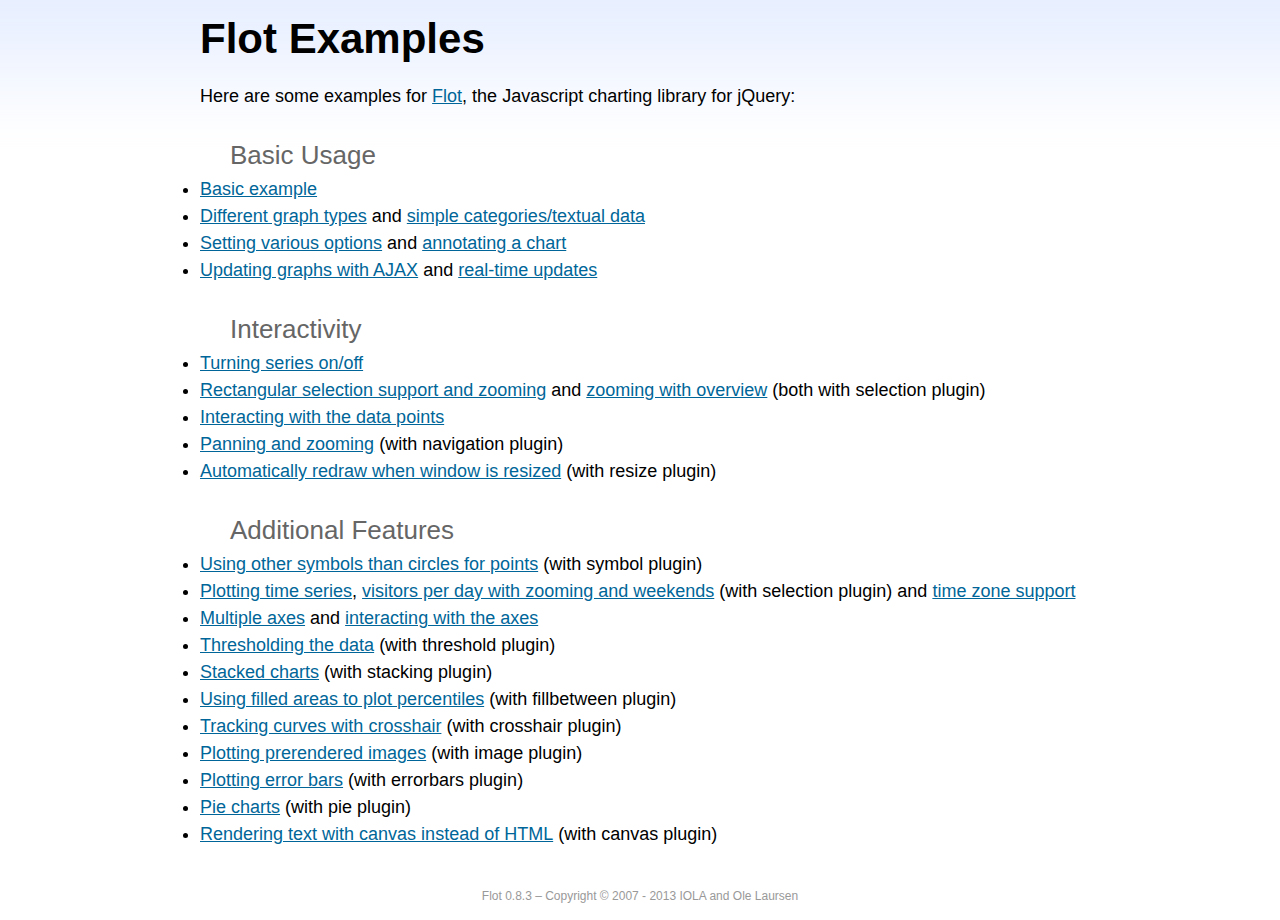
<file: miminium/asset/js/plugins/flot/examples/index.html>
<!DOCTYPE html PUBLIC "-//W3C//DTD HTML 4.01//EN" "http://www.w3.org/TR/html4/strict.dtd">
<html>
<head>
	<meta http-equiv="Content-Type" content="text/html; charset=utf-8">
	<title>Flot Examples</title>
	<link href="examples.css" rel="stylesheet" type="text/css">
	<style>

	h3 {
		margin-top: 30px;
		margin-bottom: 5px;
	}

	</style>
	<script language="javascript" type="text/javascript" src="../jquery.js"></script>
	<script language="javascript" type="text/javascript" src="../jquery.flot.js"></script>
	<script type="text/javascript">

	$(function() {

		// Add the Flot version string to the footer

		$("#footer").prepend("Flot " + $.plot.version + " &ndash; ");
	});

	</script>
</head>
<body>

	<div id="header">
		<h2>Flot Examples</h2>
	</div>

	<div id="content">

		<p>Here are some examples for <a href="http://www.flotcharts.org">Flot</a>, the Javascript charting library for jQuery:</p>

		<h3>Basic Usage</h3>

		<ul>
			<li><a href="basic-usage/index.html">Basic example</a></li>
			<li><a href="series-types/index.html">Different graph types</a> and <a href="categories/index.html">simple categories/textual data</a></li>
			<li><a href="basic-options/index.html">Setting various options</a> and <a href="annotating/index.html">annotating a chart</a></li>
			<li><a href="ajax/index.html">Updating graphs with AJAX</a> and <a href="realtime/index.html">real-time updates</a></li>
		</ul>

		<h3>Interactivity</h3>

		<ul>
			<li><a href="series-toggle/index.html">Turning series on/off</a></li>
			<li><a href="selection/index.html">Rectangular selection support and zooming</a> and <a href="zooming/index.html">zooming with overview</a> (both with selection plugin)</li>
			<li><a href="interacting/index.html">Interacting with the data points</a></li>
			<li><a href="navigate/index.html">Panning and zooming</a> (with navigation plugin)</li>
			<li><a href="resize/index.html">Automatically redraw when window is resized</a> (with resize plugin)</li>
		</ul>

		<h3>Additional Features</h3>

		<ul>
			<li><a href="symbols/index.html">Using other symbols than circles for points</a> (with symbol plugin)</li>
			<li><a href="axes-time/index.html">Plotting time series</a>, <a href="visitors/index.html">visitors per day with zooming and weekends</a> (with selection plugin) and <a href="axes-time-zones/index.html">time zone support</a></li>
			<li><a href="axes-multiple/index.html">Multiple axes</a> and <a href="axes-interacting/index.html">interacting with the axes</a></li>
			<li><a href="threshold/index.html">Thresholding the data</a> (with threshold plugin)</li>
			<li><a href="stacking/index.html">Stacked charts</a> (with stacking plugin)</li>
			<li><a href="percentiles/index.html">Using filled areas to plot percentiles</a> (with fillbetween plugin)</li>
			<li><a href="tracking/index.html">Tracking curves with crosshair</a> (with crosshair plugin)</li>
			<li><a href="image/index.html">Plotting prerendered images</a> (with image plugin)</li>
			<li><a href="series-errorbars/index.html">Plotting error bars</a> (with errorbars plugin)</li>
			<li><a href="series-pie/index.html">Pie charts</a> (with pie plugin)</li>
			<li><a href="canvas/index.html">Rendering text with canvas instead of HTML</a> (with canvas plugin)</li>
		</ul>

	</div>

	<div id="footer">
		Copyright &copy; 2007 - 2013 IOLA and Ole Laursen
	</div>

</body>
</html>
</file>
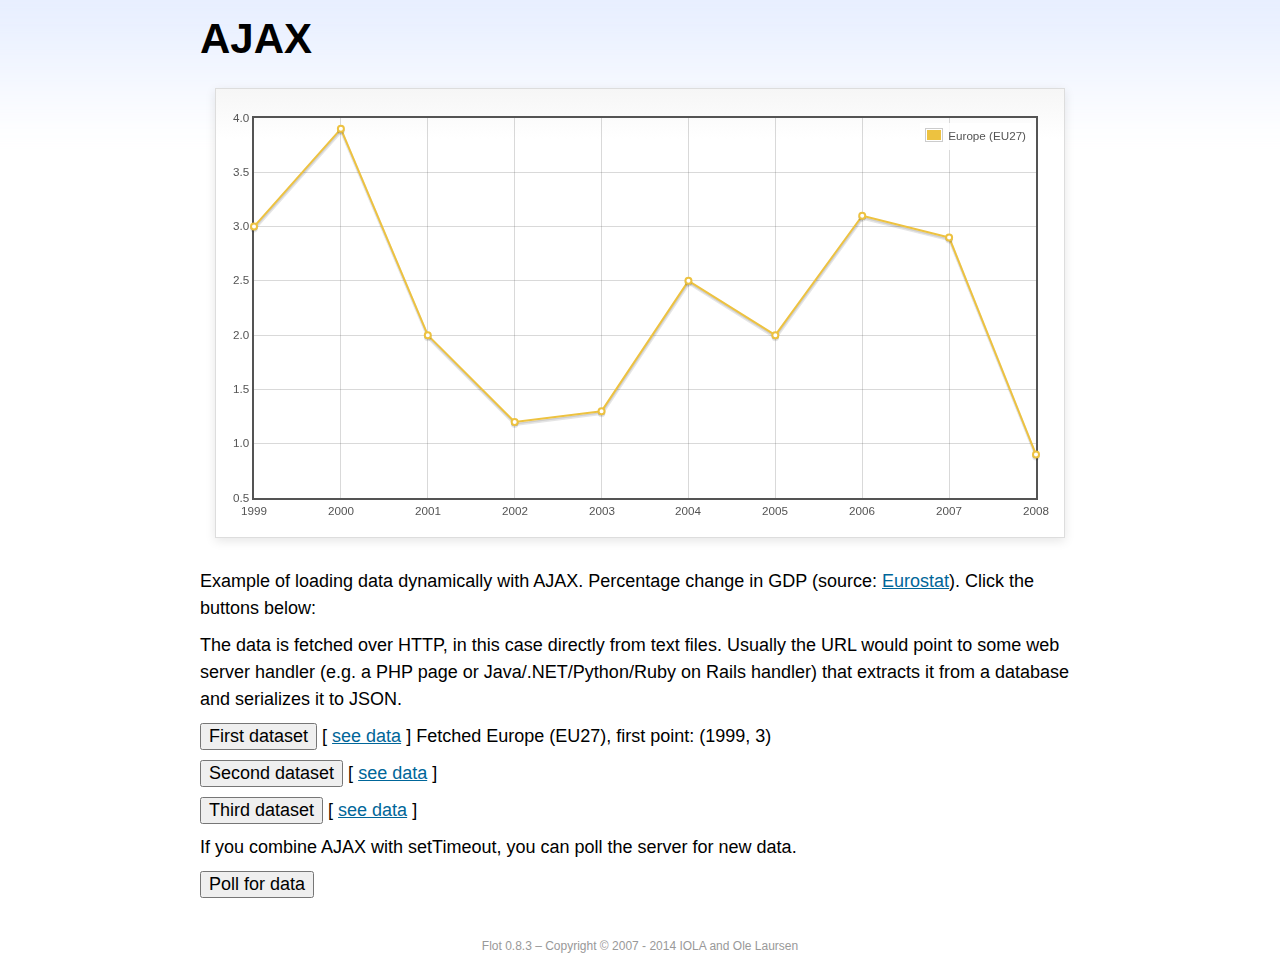
<file: miminium/asset/js/plugins/flot/examples/ajax/index.html>
<!DOCTYPE html PUBLIC "-//W3C//DTD HTML 4.01//EN" "http://www.w3.org/TR/html4/strict.dtd">
<html>
<head>
	<meta http-equiv="Content-Type" content="text/html; charset=utf-8">
	<title>Flot Examples: AJAX</title>
	<link href="../examples.css" rel="stylesheet" type="text/css">
	<!--[if lte IE 8]><script language="javascript" type="text/javascript" src="../../excanvas.min.js"></script><![endif]-->
	<script language="javascript" type="text/javascript" src="../../jquery.js"></script>
	<script language="javascript" type="text/javascript" src="../../jquery.flot.js"></script>
	<script type="text/javascript">

	$(function() {

		var options = {
			lines: {
				show: true
			},
			points: {
				show: true
			},
			xaxis: {
				tickDecimals: 0,
				tickSize: 1
			}
		};

		var data = [];

		$.plot("#placeholder", data, options);

		// Fetch one series, adding to what we already have

		var alreadyFetched = {};

		$("button.fetchSeries").click(function () {

			var button = $(this);

			// Find the URL in the link right next to us, then fetch the data

			var dataurl = button.siblings("a").attr("href");

			function onDataReceived(series) {

				// Extract the first coordinate pair; jQuery has parsed it, so
				// the data is now just an ordinary JavaScript object

				var firstcoordinate = "(" + series.data[0][0] + ", " + series.data[0][1] + ")";
				button.siblings("span").text("Fetched " + series.label + ", first point: " + firstcoordinate);

				// Push the new data onto our existing data array

				if (!alreadyFetched[series.label]) {
					alreadyFetched[series.label] = true;
					data.push(series);
				}

				$.plot("#placeholder", data, options);
			}

			$.ajax({
				url: dataurl,
				type: "GET",
				dataType: "json",
				success: onDataReceived
			});
		});

		// Initiate a recurring data update

		$("button.dataUpdate").click(function () {

			data = [];
			alreadyFetched = {};

			$.plot("#placeholder", data, options);

			var iteration = 0;

			function fetchData() {

				++iteration;

				function onDataReceived(series) {

					// Load all the data in one pass; if we only got partial
					// data we could merge it with what we already have.

					data = [ series ];
					$.plot("#placeholder", data, options);
				}

				// Normally we call the same URL - a script connected to a
				// database - but in this case we only have static example
				// files, so we need to modify the URL.

				$.ajax({
					url: "data-eu-gdp-growth-" + iteration + ".json",
					type: "GET",
					dataType: "json",
					success: onDataReceived
				});

				if (iteration < 5) {
					setTimeout(fetchData, 1000);
				} else {
					data = [];
					alreadyFetched = {};
				}
			}

			setTimeout(fetchData, 1000);
		});

		// Load the first series by default, so we don't have an empty plot

		$("button.fetchSeries:first").click();

		// Add the Flot version string to the footer

		$("#footer").prepend("Flot " + $.plot.version + " &ndash; ");
	});

	</script>
</head>
<body>

	<div id="header">
		<h2>AJAX</h2>
	</div>

	<div id="content">

		<div class="demo-container">
			<div id="placeholder" class="demo-placeholder"></div>
		</div>

		<p>Example of loading data dynamically with AJAX. Percentage change in GDP (source: <a href="http://epp.eurostat.ec.europa.eu/tgm/table.do?tab=table&init=1&plugin=1&language=en&pcode=tsieb020">Eurostat</a>). Click the buttons below:</p>

		<p>The data is fetched over HTTP, in this case directly from text files. Usually the URL would point to some web server handler (e.g. a PHP page or Java/.NET/Python/Ruby on Rails handler) that extracts it from a database and serializes it to JSON.</p>

		<p>
			<button class="fetchSeries">First dataset</button>
			[ <a href="data-eu-gdp-growth.json">see data</a> ]
			<span></span>
		</p>

		<p>
			<button class="fetchSeries">Second dataset</button>
			[ <a href="data-japan-gdp-growth.json">see data</a> ]
			<span></span>
		</p>

		<p>
			<button class="fetchSeries">Third dataset</button>
			[ <a href="data-usa-gdp-growth.json">see data</a> ]
			<span></span>
		</p>

		<p>If you combine AJAX with setTimeout, you can poll the server for new data.</p>

		<p>
			<button class="dataUpdate">Poll for data</button>
		</p>

	</div>

	<div id="footer">
		Copyright &copy; 2007 - 2014 IOLA and Ole Laursen
	</div>

</body>
</html>
</file>
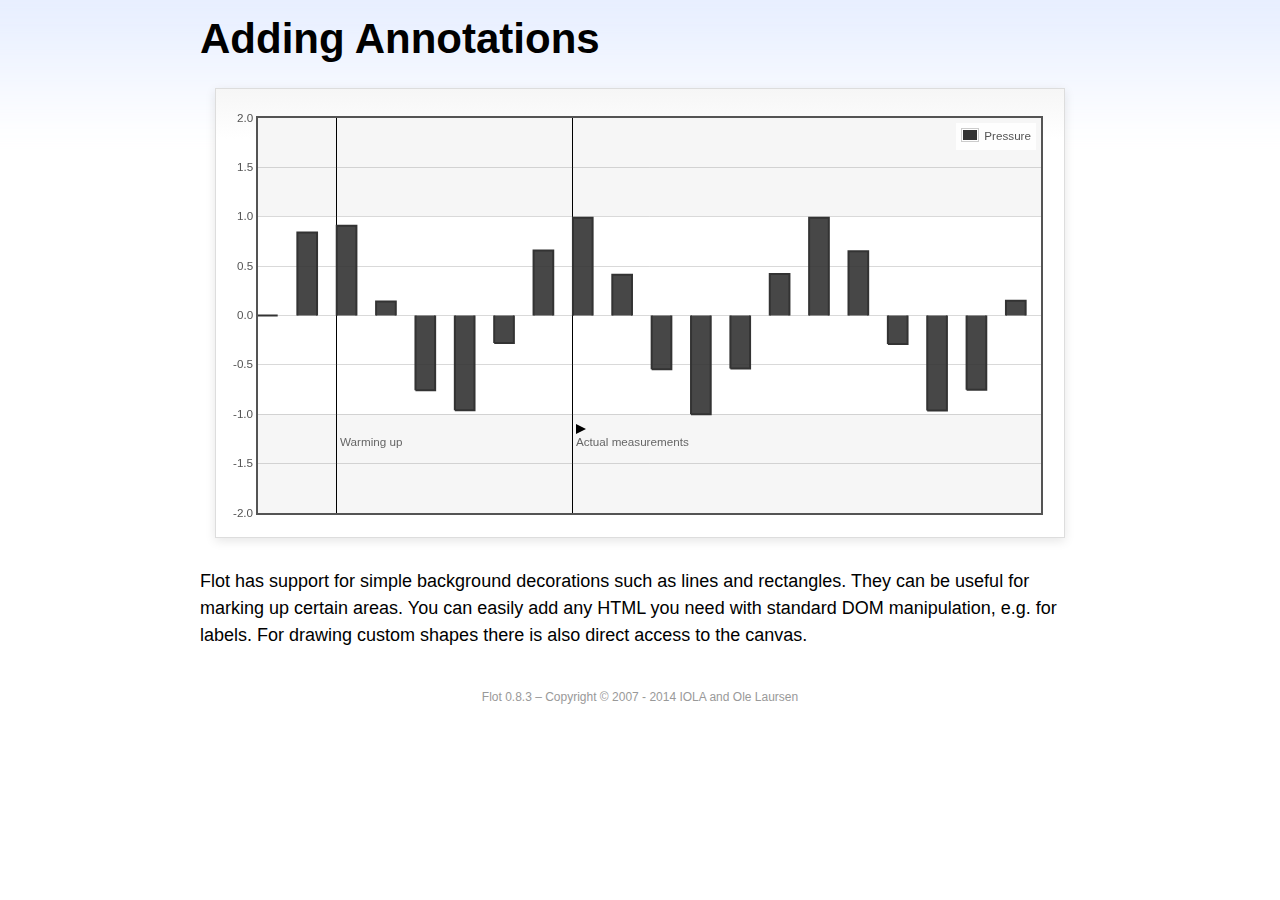
<file: miminium/asset/js/plugins/flot/examples/annotating/index.html>
<!DOCTYPE html PUBLIC "-//W3C//DTD HTML 4.01//EN" "http://www.w3.org/TR/html4/strict.dtd">
<html>
<head>
	<meta http-equiv="Content-Type" content="text/html; charset=utf-8">
	<title>Flot Examples: Adding Annotations</title>
	<link href="../examples.css" rel="stylesheet" type="text/css">
	<!--[if lte IE 8]><script language="javascript" type="text/javascript" src="../../excanvas.min.js"></script><![endif]-->
	<script language="javascript" type="text/javascript" src="../../jquery.js"></script>
	<script language="javascript" type="text/javascript" src="../../jquery.flot.js"></script>
	<script type="text/javascript">

	$(function() {

		var d1 = [];
		for (var i = 0; i < 20; ++i) {
			d1.push([i, Math.sin(i)]);
		}

		var data = [{ data: d1, label: "Pressure", color: "#333" }];

		var markings = [
			{ color: "#f6f6f6", yaxis: { from: 1 } },
			{ color: "#f6f6f6", yaxis: { to: -1 } },
			{ color: "#000", lineWidth: 1, xaxis: { from: 2, to: 2 } },
			{ color: "#000", lineWidth: 1, xaxis: { from: 8, to: 8 } }
		];

		var placeholder = $("#placeholder");

		var plot = $.plot(placeholder, data, {
			bars: { show: true, barWidth: 0.5, fill: 0.9 },
			xaxis: { ticks: [], autoscaleMargin: 0.02 },
			yaxis: { min: -2, max: 2 },
			grid: { markings: markings }
		});

		var o = plot.pointOffset({ x: 2, y: -1.2});

		// Append it to the placeholder that Flot already uses for positioning

		placeholder.append("<div style='position:absolute;left:" + (o.left + 4) + "px;top:" + o.top + "px;color:#666;font-size:smaller'>Warming up</div>");

		o = plot.pointOffset({ x: 8, y: -1.2});
		placeholder.append("<div style='position:absolute;left:" + (o.left + 4) + "px;top:" + o.top + "px;color:#666;font-size:smaller'>Actual measurements</div>");

		// Draw a little arrow on top of the last label to demonstrate canvas
		// drawing

		var ctx = plot.getCanvas().getContext("2d");
		ctx.beginPath();
		o.left += 4;
		ctx.moveTo(o.left, o.top);
		ctx.lineTo(o.left, o.top - 10);
		ctx.lineTo(o.left + 10, o.top - 5);
		ctx.lineTo(o.left, o.top);
		ctx.fillStyle = "#000";
		ctx.fill();

		// Add the Flot version string to the footer

		$("#footer").prepend("Flot " + $.plot.version + " &ndash; ");
	});

	</script>
</head>
<body>

	<div id="header">
		<h2>Adding Annotations</h2>
	</div>

	<div id="content">

		<div class="demo-container">
			<div id="placeholder" class="demo-placeholder"></div>
		</div>

		<p>Flot has support for simple background decorations such as lines and rectangles. They can be useful for marking up certain areas. You can easily add any HTML you need with standard DOM manipulation, e.g. for labels. For drawing custom shapes there is also direct access to the canvas.</p>

	</div>

	<div id="footer">
		Copyright &copy; 2007 - 2014 IOLA and Ole Laursen
	</div>

</body>
</html>
</file>
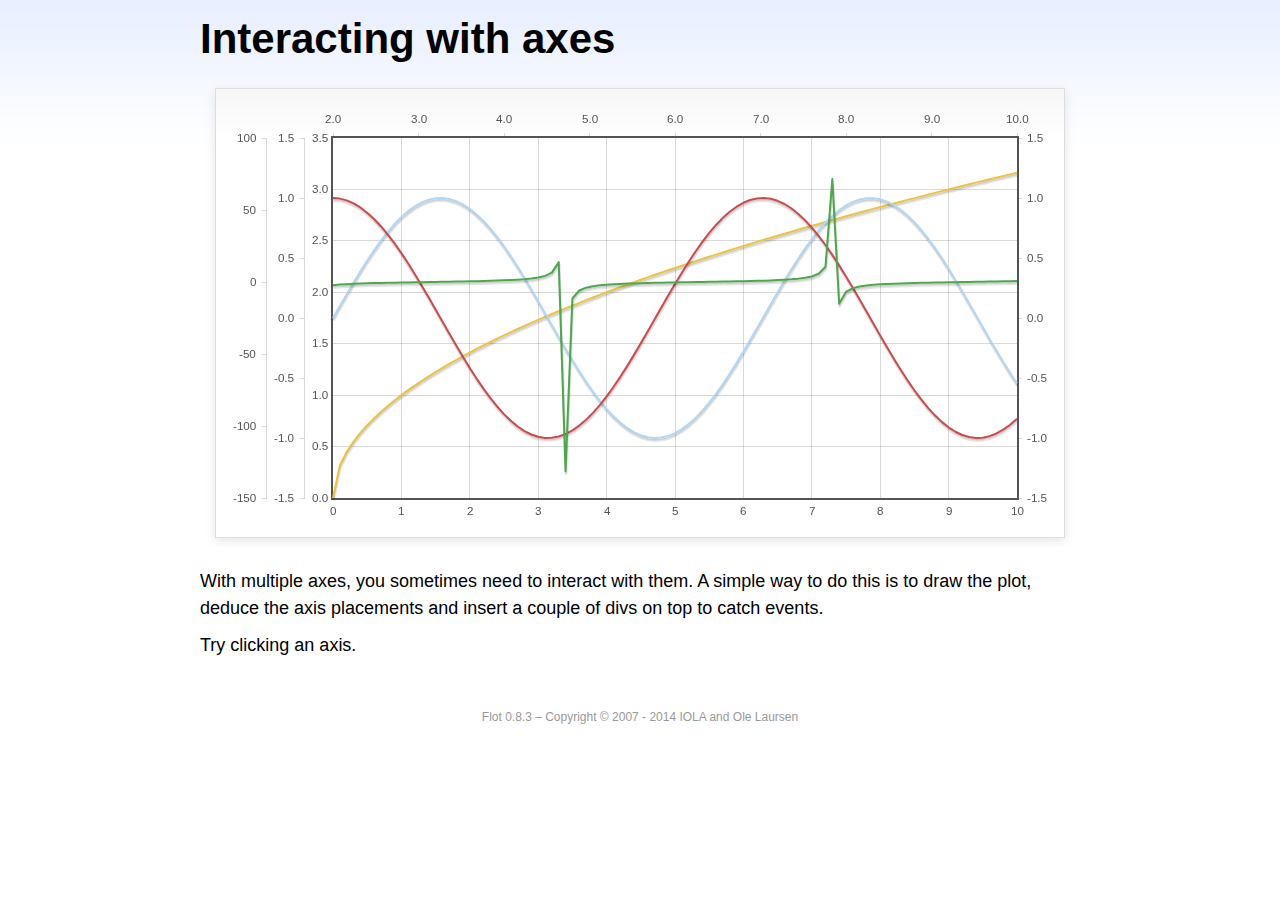
<file: miminium/asset/js/plugins/flot/examples/axes-interacting/index.html>
<!DOCTYPE html PUBLIC "-//W3C//DTD HTML 4.01//EN" "http://www.w3.org/TR/html4/strict.dtd">
<html>
<head>
	<meta http-equiv="Content-Type" content="text/html; charset=utf-8">
	<title>Flot Examples: Interacting with axes</title>
	<link href="../examples.css" rel="stylesheet" type="text/css">
	<!--[if lte IE 8]><script language="javascript" type="text/javascript" src="../../excanvas.min.js"></script><![endif]-->
	<script language="javascript" type="text/javascript" src="../../jquery.js"></script>
	<script language="javascript" type="text/javascript" src="../../jquery.flot.js"></script>
	<script type="text/javascript">

	$(function() {

		function generate(start, end, fn) {
			var res = [];
			for (var i = 0; i <= 100; ++i) {
				var x = start + i / 100 * (end - start);
				res.push([x, fn(x)]);
			}
			return res;
		}

		var data = [
			{ data: generate(0, 10, function (x) { return Math.sqrt(x);}), xaxis: 1, yaxis:1 },
			{ data: generate(0, 10, function (x) { return Math.sin(x);}), xaxis: 1, yaxis:2 },
			{ data: generate(0, 10, function (x) { return Math.cos(x);}), xaxis: 1, yaxis:3 },
			{ data: generate(2, 10, function (x) { return Math.tan(x);}), xaxis: 2, yaxis: 4 }
		];

		var plot = $.plot("#placeholder", data, {
			xaxes: [
				{ position: 'bottom' },
				{ position: 'top'}
			],
			yaxes: [
				{ position: 'left' },
				{ position: 'left' },
				{ position: 'right' },
				{ position: 'left' }
			]
		});

		// Create a div for each axis

		$.each(plot.getAxes(), function (i, axis) {
			if (!axis.show)
				return;

			var box = axis.box;

			$("<div class='axisTarget' style='position:absolute; left:" + box.left + "px; top:" + box.top + "px; width:" + box.width +  "px; height:" + box.height + "px'></div>")
				.data("axis.direction", axis.direction)
				.data("axis.n", axis.n)
				.css({ backgroundColor: "#f00", opacity: 0, cursor: "pointer" })
				.appendTo(plot.getPlaceholder())
				.hover(
					function () { $(this).css({ opacity: 0.10 }) },
					function () { $(this).css({ opacity: 0 }) }
				)
				.click(function () {
					$("#click").text("You clicked the " + axis.direction + axis.n + "axis!")
				});
		});

		// Add the Flot version string to the footer

		$("#footer").prepend("Flot " + $.plot.version + " &ndash; ");
	});

	</script>
</head>
<body>

	<div id="header">
		<h2>Interacting with axes</h2>
	</div>

	<div id="content">

		<div class="demo-container">
			<div id="placeholder" class="demo-placeholder"></div>
		</div>

		<p>With multiple axes, you sometimes need to interact with them. A simple way to do this is to draw the plot, deduce the axis placements and insert a couple of divs on top to catch events.</p>

		<p>Try clicking an axis.</p>

		<p id="click"></p>

	</div>

	<div id="footer">
		Copyright &copy; 2007 - 2014 IOLA and Ole Laursen
	</div>

</body>
</html>
</file>
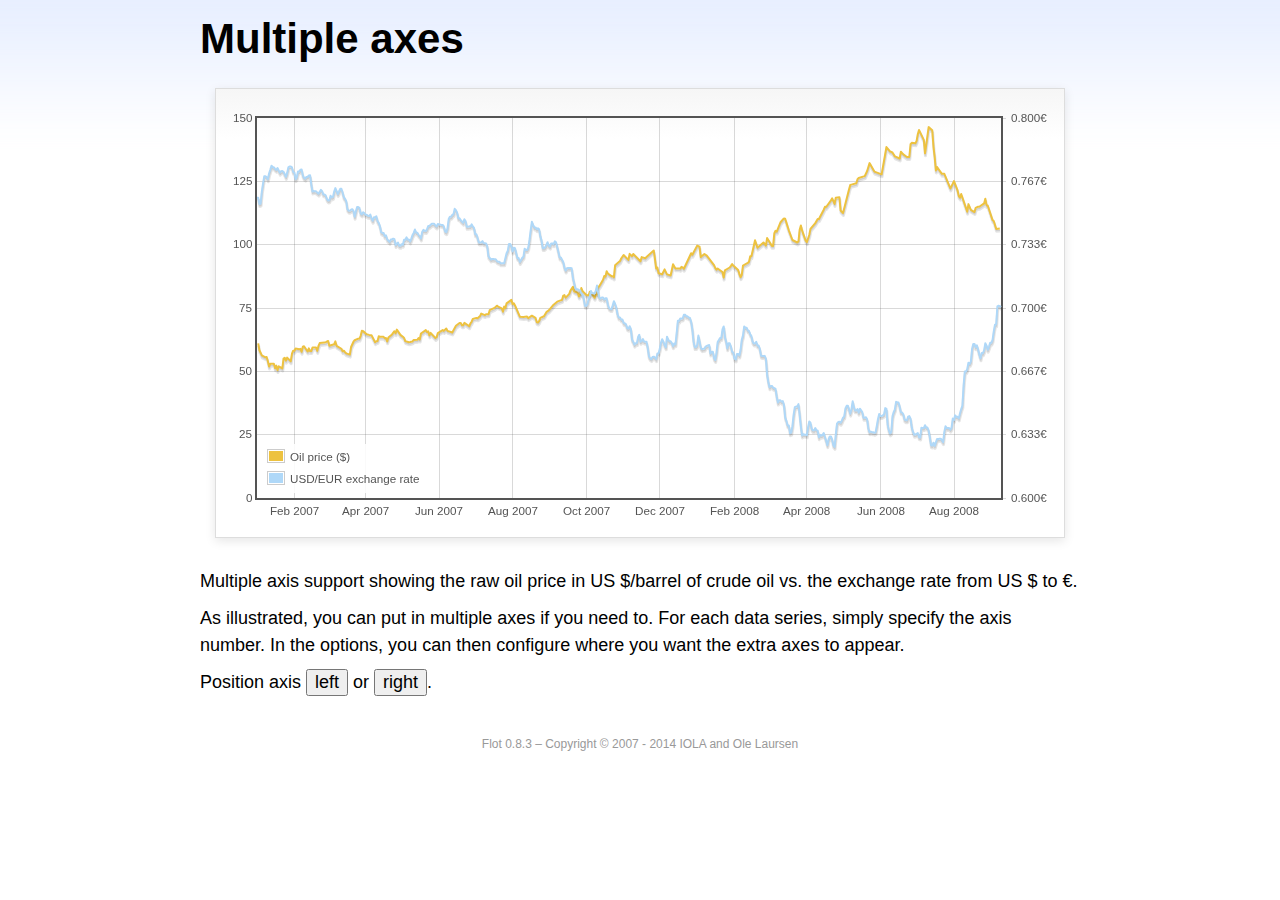
<file: miminium/asset/js/plugins/flot/examples/axes-multiple/index.html>
<!DOCTYPE html PUBLIC "-//W3C//DTD HTML 4.01//EN" "http://www.w3.org/TR/html4/strict.dtd">
<html>
<head>
	<meta http-equiv="Content-Type" content="text/html; charset=utf-8">
	<title>Flot Examples: Multiple Axes</title>
	<link href="../examples.css" rel="stylesheet" type="text/css">
	<!--[if lte IE 8]><script language="javascript" type="text/javascript" src="../../excanvas.min.js"></script><![endif]-->
	<script language="javascript" type="text/javascript" src="../../jquery.js"></script>
	<script language="javascript" type="text/javascript" src="../../jquery.flot.js"></script>
	<script language="javascript" type="text/javascript" src="../../jquery.flot.time.js"></script>
	<script type="text/javascript">

	$(function() {

		var oilprices = [[1167692400000,61.05], [1167778800000,58.32], [1167865200000,57.35], [1167951600000,56.31], [1168210800000,55.55], [1168297200000,55.64], [1168383600000,54.02], [1168470000000,51.88], [1168556400000,52.99], [1168815600000,52.99], [1168902000000,51.21], [1168988400000,52.24], [1169074800000,50.48], [1169161200000,51.99], [1169420400000,51.13], [1169506800000,55.04], [1169593200000,55.37], [1169679600000,54.23], [1169766000000,55.42], [1170025200000,54.01], [1170111600000,56.97], [1170198000000,58.14], [1170284400000,58.14], [1170370800000,59.02], [1170630000000,58.74], [1170716400000,58.88], [1170802800000,57.71], [1170889200000,59.71], [1170975600000,59.89], [1171234800000,57.81], [1171321200000,59.06], [1171407600000,58.00], [1171494000000,57.99], [1171580400000,59.39], [1171839600000,59.39], [1171926000000,58.07], [1172012400000,60.07], [1172098800000,61.14], [1172444400000,61.39], [1172530800000,61.46], [1172617200000,61.79], [1172703600000,62.00], [1172790000000,60.07], [1173135600000,60.69], [1173222000000,61.82], [1173308400000,60.05], [1173654000000,58.91], [1173740400000,57.93], [1173826800000,58.16], [1173913200000,57.55], [1173999600000,57.11], [1174258800000,56.59], [1174345200000,59.61], [1174518000000,61.69], [1174604400000,62.28], [1174860000000,62.91], [1174946400000,62.93], [1175032800000,64.03], [1175119200000,66.03], [1175205600000,65.87], [1175464800000,64.64], [1175637600000,64.38], [1175724000000,64.28], [1175810400000,64.28], [1176069600000,61.51], [1176156000000,61.89], [1176242400000,62.01], [1176328800000,63.85], [1176415200000,63.63], [1176674400000,63.61], [1176760800000,63.10], [1176847200000,63.13], [1176933600000,61.83], [1177020000000,63.38], [1177279200000,64.58], [1177452000000,65.84], [1177538400000,65.06], [1177624800000,66.46], [1177884000000,64.40], [1178056800000,63.68], [1178143200000,63.19], [1178229600000,61.93], [1178488800000,61.47], [1178575200000,61.55], [1178748000000,61.81], [1178834400000,62.37], [1179093600000,62.46], [1179180000000,63.17], [1179266400000,62.55], [1179352800000,64.94], [1179698400000,66.27], [1179784800000,65.50], [1179871200000,65.77], [1179957600000,64.18], [1180044000000,65.20], [1180389600000,63.15], [1180476000000,63.49], [1180562400000,65.08], [1180908000000,66.30], [1180994400000,65.96], [1181167200000,66.93], [1181253600000,65.98], [1181599200000,65.35], [1181685600000,66.26], [1181858400000,68.00], [1182117600000,69.09], [1182204000000,69.10], [1182290400000,68.19], [1182376800000,68.19], [1182463200000,69.14], [1182722400000,68.19], [1182808800000,67.77], [1182895200000,68.97], [1182981600000,69.57], [1183068000000,70.68], [1183327200000,71.09], [1183413600000,70.92], [1183586400000,71.81], [1183672800000,72.81], [1183932000000,72.19], [1184018400000,72.56], [1184191200000,72.50], [1184277600000,74.15], [1184623200000,75.05], [1184796000000,75.92], [1184882400000,75.57], [1185141600000,74.89], [1185228000000,73.56], [1185314400000,75.57], [1185400800000,74.95], [1185487200000,76.83], [1185832800000,78.21], [1185919200000,76.53], [1186005600000,76.86], [1186092000000,76.00], [1186437600000,71.59], [1186696800000,71.47], [1186956000000,71.62], [1187042400000,71.00], [1187301600000,71.98], [1187560800000,71.12], [1187647200000,69.47], [1187733600000,69.26], [1187820000000,69.83], [1187906400000,71.09], [1188165600000,71.73], [1188338400000,73.36], [1188511200000,74.04], [1188856800000,76.30], [1189116000000,77.49], [1189461600000,78.23], [1189548000000,79.91], [1189634400000,80.09], [1189720800000,79.10], [1189980000000,80.57], [1190066400000,81.93], [1190239200000,83.32], [1190325600000,81.62], [1190584800000,80.95], [1190671200000,79.53], [1190757600000,80.30], [1190844000000,82.88], [1190930400000,81.66], [1191189600000,80.24], [1191276000000,80.05], [1191362400000,79.94], [1191448800000,81.44], [1191535200000,81.22], [1191794400000,79.02], [1191880800000,80.26], [1191967200000,80.30], [1192053600000,83.08], [1192140000000,83.69], [1192399200000,86.13], [1192485600000,87.61], [1192572000000,87.40], [1192658400000,89.47], [1192744800000,88.60], [1193004000000,87.56], [1193090400000,87.56], [1193176800000,87.10], [1193263200000,91.86], [1193612400000,93.53], [1193698800000,94.53], [1193871600000,95.93], [1194217200000,93.98], [1194303600000,96.37], [1194476400000,95.46], [1194562800000,96.32], [1195081200000,93.43], [1195167600000,95.10], [1195426800000,94.64], [1195513200000,95.10], [1196031600000,97.70], [1196118000000,94.42], [1196204400000,90.62], [1196290800000,91.01], [1196377200000,88.71], [1196636400000,88.32], [1196809200000,90.23], [1196982000000,88.28], [1197241200000,87.86], [1197327600000,90.02], [1197414000000,92.25], [1197586800000,90.63], [1197846000000,90.63], [1197932400000,90.49], [1198018800000,91.24], [1198105200000,91.06], [1198191600000,90.49], [1198710000000,96.62], [1198796400000,96.00], [1199142000000,99.62], [1199314800000,99.18], [1199401200000,95.09], [1199660400000,96.33], [1199833200000,95.67], [1200351600000,91.90], [1200438000000,90.84], [1200524400000,90.13], [1200610800000,90.57], [1200956400000,89.21], [1201042800000,86.99], [1201129200000,89.85], [1201474800000,90.99], [1201561200000,91.64], [1201647600000,92.33], [1201734000000,91.75], [1202079600000,90.02], [1202166000000,88.41], [1202252400000,87.14], [1202338800000,88.11], [1202425200000,91.77], [1202770800000,92.78], [1202857200000,93.27], [1202943600000,95.46], [1203030000000,95.46], [1203289200000,101.74], [1203462000000,98.81], [1203894000000,100.88], [1204066800000,99.64], [1204153200000,102.59], [1204239600000,101.84], [1204498800000,99.52], [1204585200000,99.52], [1204671600000,104.52], [1204758000000,105.47], [1204844400000,105.15], [1205103600000,108.75], [1205276400000,109.92], [1205362800000,110.33], [1205449200000,110.21], [1205708400000,105.68], [1205967600000,101.84], [1206313200000,100.86], [1206399600000,101.22], [1206486000000,105.90], [1206572400000,107.58], [1206658800000,105.62], [1206914400000,101.58], [1207000800000,100.98], [1207173600000,103.83], [1207260000000,106.23], [1207605600000,108.50], [1207778400000,110.11], [1207864800000,110.14], [1208210400000,113.79], [1208296800000,114.93], [1208383200000,114.86], [1208728800000,117.48], [1208815200000,118.30], [1208988000000,116.06], [1209074400000,118.52], [1209333600000,118.75], [1209420000000,113.46], [1209592800000,112.52], [1210024800000,121.84], [1210111200000,123.53], [1210197600000,123.69], [1210543200000,124.23], [1210629600000,125.80], [1210716000000,126.29], [1211148000000,127.05], [1211320800000,129.07], [1211493600000,132.19], [1211839200000,128.85], [1212357600000,127.76], [1212703200000,138.54], [1212962400000,136.80], [1213135200000,136.38], [1213308000000,134.86], [1213653600000,134.01], [1213740000000,136.68], [1213912800000,135.65], [1214172000000,134.62], [1214258400000,134.62], [1214344800000,134.62], [1214431200000,139.64], [1214517600000,140.21], [1214776800000,140.00], [1214863200000,140.97], [1214949600000,143.57], [1215036000000,145.29], [1215381600000,141.37], [1215468000000,136.04], [1215727200000,146.40], [1215986400000,145.18], [1216072800000,138.74], [1216159200000,134.60], [1216245600000,129.29], [1216332000000,130.65], [1216677600000,127.95], [1216850400000,127.95], [1217282400000,122.19], [1217455200000,124.08], [1217541600000,125.10], [1217800800000,121.41], [1217887200000,119.17], [1217973600000,118.58], [1218060000000,120.02], [1218405600000,114.45], [1218492000000,113.01], [1218578400000,116.00], [1218751200000,113.77], [1219010400000,112.87], [1219096800000,114.53], [1219269600000,114.98], [1219356000000,114.98], [1219701600000,116.27], [1219788000000,118.15], [1219874400000,115.59], [1219960800000,115.46], [1220306400000,109.71], [1220392800000,109.35], [1220565600000,106.23], [1220824800000,106.34]];

		var exchangerates = [[1167606000000,0.7580], [1167692400000,0.7580], [1167778800000,0.75470], [1167865200000,0.75490], [1167951600000,0.76130], [1168038000000,0.76550], [1168124400000,0.76930], [1168210800000,0.76940], [1168297200000,0.76880], [1168383600000,0.76780], [1168470000000,0.77080], [1168556400000,0.77270], [1168642800000,0.77490], [1168729200000,0.77410], [1168815600000,0.77410], [1168902000000,0.77320], [1168988400000,0.77270], [1169074800000,0.77370], [1169161200000,0.77240], [1169247600000,0.77120], [1169334000000,0.7720], [1169420400000,0.77210], [1169506800000,0.77170], [1169593200000,0.77040], [1169679600000,0.7690], [1169766000000,0.77110], [1169852400000,0.7740], [1169938800000,0.77450], [1170025200000,0.77450], [1170111600000,0.7740], [1170198000000,0.77160], [1170284400000,0.77130], [1170370800000,0.76780], [1170457200000,0.76880], [1170543600000,0.77180], [1170630000000,0.77180], [1170716400000,0.77280], [1170802800000,0.77290], [1170889200000,0.76980], [1170975600000,0.76850], [1171062000000,0.76810], [1171148400000,0.7690], [1171234800000,0.7690], [1171321200000,0.76980], [1171407600000,0.76990], [1171494000000,0.76510], [1171580400000,0.76130], [1171666800000,0.76160], [1171753200000,0.76140], [1171839600000,0.76140], [1171926000000,0.76070], [1172012400000,0.76020], [1172098800000,0.76110], [1172185200000,0.76220], [1172271600000,0.76150], [1172358000000,0.75980], [1172444400000,0.75980], [1172530800000,0.75920], [1172617200000,0.75730], [1172703600000,0.75660], [1172790000000,0.75670], [1172876400000,0.75910], [1172962800000,0.75820], [1173049200000,0.75850], [1173135600000,0.76130], [1173222000000,0.76310], [1173308400000,0.76150], [1173394800000,0.760], [1173481200000,0.76130], [1173567600000,0.76270], [1173654000000,0.76270], [1173740400000,0.76080], [1173826800000,0.75830], [1173913200000,0.75750], [1173999600000,0.75620], [1174086000000,0.7520], [1174172400000,0.75120], [1174258800000,0.75120], [1174345200000,0.75170], [1174431600000,0.7520], [1174518000000,0.75110], [1174604400000,0.7480], [1174690800000,0.75090], [1174777200000,0.75310], [1174860000000,0.75310], [1174946400000,0.75270], [1175032800000,0.74980], [1175119200000,0.74930], [1175205600000,0.75040], [1175292000000,0.750], [1175378400000,0.74910], [1175464800000,0.74910], [1175551200000,0.74850], [1175637600000,0.74840], [1175724000000,0.74920], [1175810400000,0.74710], [1175896800000,0.74590], [1175983200000,0.74770], [1176069600000,0.74770], [1176156000000,0.74830], [1176242400000,0.74580], [1176328800000,0.74480], [1176415200000,0.7430], [1176501600000,0.73990], [1176588000000,0.73950], [1176674400000,0.73950], [1176760800000,0.73780], [1176847200000,0.73820], [1176933600000,0.73620], [1177020000000,0.73550], [1177106400000,0.73480], [1177192800000,0.73610], [1177279200000,0.73610], [1177365600000,0.73650], [1177452000000,0.73620], [1177538400000,0.73310], [1177624800000,0.73390], [1177711200000,0.73440], [1177797600000,0.73270], [1177884000000,0.73270], [1177970400000,0.73360], [1178056800000,0.73330], [1178143200000,0.73590], [1178229600000,0.73590], [1178316000000,0.73720], [1178402400000,0.7360], [1178488800000,0.7360], [1178575200000,0.7350], [1178661600000,0.73650], [1178748000000,0.73840], [1178834400000,0.73950], [1178920800000,0.74130], [1179007200000,0.73970], [1179093600000,0.73960], [1179180000000,0.73850], [1179266400000,0.73780], [1179352800000,0.73660], [1179439200000,0.740], [1179525600000,0.74110], [1179612000000,0.74060], [1179698400000,0.74050], [1179784800000,0.74140], [1179871200000,0.74310], [1179957600000,0.74310], [1180044000000,0.74380], [1180130400000,0.74430], [1180216800000,0.74430], [1180303200000,0.74430], [1180389600000,0.74340], [1180476000000,0.74290], [1180562400000,0.74420], [1180648800000,0.7440], [1180735200000,0.74390], [1180821600000,0.74370], [1180908000000,0.74370], [1180994400000,0.74290], [1181080800000,0.74030], [1181167200000,0.73990], [1181253600000,0.74180], [1181340000000,0.74680], [1181426400000,0.7480], [1181512800000,0.7480], [1181599200000,0.7490], [1181685600000,0.74940], [1181772000000,0.75220], [1181858400000,0.75150], [1181944800000,0.75020], [1182031200000,0.74720], [1182117600000,0.74720], [1182204000000,0.74620], [1182290400000,0.74550], [1182376800000,0.74490], [1182463200000,0.74670], [1182549600000,0.74580], [1182636000000,0.74270], [1182722400000,0.74270], [1182808800000,0.7430], [1182895200000,0.74290], [1182981600000,0.7440], [1183068000000,0.7430], [1183154400000,0.74220], [1183240800000,0.73880], [1183327200000,0.73880], [1183413600000,0.73690], [1183500000000,0.73450], [1183586400000,0.73450], [1183672800000,0.73450], [1183759200000,0.73520], [1183845600000,0.73410], [1183932000000,0.73410], [1184018400000,0.7340], [1184104800000,0.73240], [1184191200000,0.72720], [1184277600000,0.72640], [1184364000000,0.72550], [1184450400000,0.72580], [1184536800000,0.72580], [1184623200000,0.72560], [1184709600000,0.72570], [1184796000000,0.72470], [1184882400000,0.72430], [1184968800000,0.72440], [1185055200000,0.72350], [1185141600000,0.72350], [1185228000000,0.72350], [1185314400000,0.72350], [1185400800000,0.72620], [1185487200000,0.72880], [1185573600000,0.73010], [1185660000000,0.73370], [1185746400000,0.73370], [1185832800000,0.73240], [1185919200000,0.72970], [1186005600000,0.73170], [1186092000000,0.73150], [1186178400000,0.72880], [1186264800000,0.72630], [1186351200000,0.72630], [1186437600000,0.72420], [1186524000000,0.72530], [1186610400000,0.72640], [1186696800000,0.7270], [1186783200000,0.73120], [1186869600000,0.73050], [1186956000000,0.73050], [1187042400000,0.73180], [1187128800000,0.73580], [1187215200000,0.74090], [1187301600000,0.74540], [1187388000000,0.74370], [1187474400000,0.74240], [1187560800000,0.74240], [1187647200000,0.74150], [1187733600000,0.74190], [1187820000000,0.74140], [1187906400000,0.73770], [1187992800000,0.73550], [1188079200000,0.73150], [1188165600000,0.73150], [1188252000000,0.7320], [1188338400000,0.73320], [1188424800000,0.73460], [1188511200000,0.73280], [1188597600000,0.73230], [1188684000000,0.7340], [1188770400000,0.7340], [1188856800000,0.73360], [1188943200000,0.73510], [1189029600000,0.73460], [1189116000000,0.73210], [1189202400000,0.72940], [1189288800000,0.72660], [1189375200000,0.72660], [1189461600000,0.72540], [1189548000000,0.72420], [1189634400000,0.72130], [1189720800000,0.71970], [1189807200000,0.72090], [1189893600000,0.7210], [1189980000000,0.7210], [1190066400000,0.7210], [1190152800000,0.72090], [1190239200000,0.71590], [1190325600000,0.71330], [1190412000000,0.71050], [1190498400000,0.70990], [1190584800000,0.70990], [1190671200000,0.70930], [1190757600000,0.70930], [1190844000000,0.70760], [1190930400000,0.7070], [1191016800000,0.70490], [1191103200000,0.70120], [1191189600000,0.70110], [1191276000000,0.70190], [1191362400000,0.70460], [1191448800000,0.70630], [1191535200000,0.70890], [1191621600000,0.70770], [1191708000000,0.70770], [1191794400000,0.70770], [1191880800000,0.70910], [1191967200000,0.71180], [1192053600000,0.70790], [1192140000000,0.70530], [1192226400000,0.7050], [1192312800000,0.70550], [1192399200000,0.70550], [1192485600000,0.70450], [1192572000000,0.70510], [1192658400000,0.70510], [1192744800000,0.70170], [1192831200000,0.70], [1192917600000,0.69950], [1193004000000,0.69940], [1193090400000,0.70140], [1193176800000,0.70360], [1193263200000,0.70210], [1193349600000,0.70020], [1193436000000,0.69670], [1193522400000,0.6950], [1193612400000,0.6950], [1193698800000,0.69390], [1193785200000,0.6940], [1193871600000,0.69220], [1193958000000,0.69190], [1194044400000,0.69140], [1194130800000,0.68940], [1194217200000,0.68910], [1194303600000,0.69040], [1194390000000,0.6890], [1194476400000,0.68340], [1194562800000,0.68230], [1194649200000,0.68070], [1194735600000,0.68150], [1194822000000,0.68150], [1194908400000,0.68470], [1194994800000,0.68590], [1195081200000,0.68220], [1195167600000,0.68270], [1195254000000,0.68370], [1195340400000,0.68230], [1195426800000,0.68220], [1195513200000,0.68220], [1195599600000,0.67920], [1195686000000,0.67460], [1195772400000,0.67350], [1195858800000,0.67310], [1195945200000,0.67420], [1196031600000,0.67440], [1196118000000,0.67390], [1196204400000,0.67310], [1196290800000,0.67610], [1196377200000,0.67610], [1196463600000,0.67850], [1196550000000,0.68180], [1196636400000,0.68360], [1196722800000,0.68230], [1196809200000,0.68050], [1196895600000,0.67930], [1196982000000,0.68490], [1197068400000,0.68330], [1197154800000,0.68250], [1197241200000,0.68250], [1197327600000,0.68160], [1197414000000,0.67990], [1197500400000,0.68130], [1197586800000,0.68090], [1197673200000,0.68680], [1197759600000,0.69330], [1197846000000,0.69330], [1197932400000,0.69450], [1198018800000,0.69440], [1198105200000,0.69460], [1198191600000,0.69640], [1198278000000,0.69650], [1198364400000,0.69560], [1198450800000,0.69560], [1198537200000,0.6950], [1198623600000,0.69480], [1198710000000,0.69280], [1198796400000,0.68870], [1198882800000,0.68240], [1198969200000,0.67940], [1199055600000,0.67940], [1199142000000,0.68030], [1199228400000,0.68550], [1199314800000,0.68240], [1199401200000,0.67910], [1199487600000,0.67830], [1199574000000,0.67850], [1199660400000,0.67850], [1199746800000,0.67970], [1199833200000,0.680], [1199919600000,0.68030], [1200006000000,0.68050], [1200092400000,0.6760], [1200178800000,0.6770], [1200265200000,0.6770], [1200351600000,0.67360], [1200438000000,0.67260], [1200524400000,0.67640], [1200610800000,0.68210], [1200697200000,0.68310], [1200783600000,0.68420], [1200870000000,0.68420], [1200956400000,0.68870], [1201042800000,0.69030], [1201129200000,0.68480], [1201215600000,0.68240], [1201302000000,0.67880], [1201388400000,0.68140], [1201474800000,0.68140], [1201561200000,0.67970], [1201647600000,0.67690], [1201734000000,0.67650], [1201820400000,0.67330], [1201906800000,0.67290], [1201993200000,0.67580], [1202079600000,0.67580], [1202166000000,0.6750], [1202252400000,0.6780], [1202338800000,0.68330], [1202425200000,0.68560], [1202511600000,0.69030], [1202598000000,0.68960], [1202684400000,0.68960], [1202770800000,0.68820], [1202857200000,0.68790], [1202943600000,0.68620], [1203030000000,0.68520], [1203116400000,0.68230], [1203202800000,0.68130], [1203289200000,0.68130], [1203375600000,0.68220], [1203462000000,0.68020], [1203548400000,0.68020], [1203634800000,0.67840], [1203721200000,0.67480], [1203807600000,0.67470], [1203894000000,0.67470], [1203980400000,0.67480], [1204066800000,0.67330], [1204153200000,0.6650], [1204239600000,0.66110], [1204326000000,0.65830], [1204412400000,0.6590], [1204498800000,0.6590], [1204585200000,0.65810], [1204671600000,0.65780], [1204758000000,0.65740], [1204844400000,0.65320], [1204930800000,0.65020], [1205017200000,0.65140], [1205103600000,0.65140], [1205190000000,0.65070], [1205276400000,0.6510], [1205362800000,0.64890], [1205449200000,0.64240], [1205535600000,0.64060], [1205622000000,0.63820], [1205708400000,0.63820], [1205794800000,0.63410], [1205881200000,0.63440], [1205967600000,0.63780], [1206054000000,0.64390], [1206140400000,0.64780], [1206226800000,0.64810], [1206313200000,0.64810], [1206399600000,0.64940], [1206486000000,0.64380], [1206572400000,0.63770], [1206658800000,0.63290], [1206745200000,0.63360], [1206831600000,0.63330], [1206914400000,0.63330], [1207000800000,0.6330], [1207087200000,0.63710], [1207173600000,0.64030], [1207260000000,0.63960], [1207346400000,0.63640], [1207432800000,0.63560], [1207519200000,0.63560], [1207605600000,0.63680], [1207692000000,0.63570], [1207778400000,0.63540], [1207864800000,0.6320], [1207951200000,0.63320], [1208037600000,0.63280], [1208124000000,0.63310], [1208210400000,0.63420], [1208296800000,0.63210], [1208383200000,0.63020], [1208469600000,0.62780], [1208556000000,0.63080], [1208642400000,0.63240], [1208728800000,0.63240], [1208815200000,0.63070], [1208901600000,0.62770], [1208988000000,0.62690], [1209074400000,0.63350], [1209160800000,0.63920], [1209247200000,0.640], [1209333600000,0.64010], [1209420000000,0.63960], [1209506400000,0.64070], [1209592800000,0.64230], [1209679200000,0.64290], [1209765600000,0.64720], [1209852000000,0.64850], [1209938400000,0.64860], [1210024800000,0.64670], [1210111200000,0.64440], [1210197600000,0.64670], [1210284000000,0.65090], [1210370400000,0.64780], [1210456800000,0.64610], [1210543200000,0.64610], [1210629600000,0.64680], [1210716000000,0.64490], [1210802400000,0.6470], [1210888800000,0.64610], [1210975200000,0.64520], [1211061600000,0.64220], [1211148000000,0.64220], [1211234400000,0.64250], [1211320800000,0.64140], [1211407200000,0.63660], [1211493600000,0.63460], [1211580000000,0.6350], [1211666400000,0.63460], [1211752800000,0.63460], [1211839200000,0.63430], [1211925600000,0.63460], [1212012000000,0.63790], [1212098400000,0.64160], [1212184800000,0.64420], [1212271200000,0.64310], [1212357600000,0.64310], [1212444000000,0.64350], [1212530400000,0.6440], [1212616800000,0.64730], [1212703200000,0.64690], [1212789600000,0.63860], [1212876000000,0.63560], [1212962400000,0.6340], [1213048800000,0.63460], [1213135200000,0.6430], [1213221600000,0.64520], [1213308000000,0.64670], [1213394400000,0.65060], [1213480800000,0.65040], [1213567200000,0.65030], [1213653600000,0.64810], [1213740000000,0.64510], [1213826400000,0.6450], [1213912800000,0.64410], [1213999200000,0.64140], [1214085600000,0.64090], [1214172000000,0.64090], [1214258400000,0.64280], [1214344800000,0.64310], [1214431200000,0.64180], [1214517600000,0.63710], [1214604000000,0.63490], [1214690400000,0.63330], [1214776800000,0.63340], [1214863200000,0.63380], [1214949600000,0.63420], [1215036000000,0.6320], [1215122400000,0.63180], [1215208800000,0.6370], [1215295200000,0.63680], [1215381600000,0.63680], [1215468000000,0.63830], [1215554400000,0.63710], [1215640800000,0.63710], [1215727200000,0.63550], [1215813600000,0.6320], [1215900000000,0.62770], [1215986400000,0.62760], [1216072800000,0.62910], [1216159200000,0.62740], [1216245600000,0.62930], [1216332000000,0.63110], [1216418400000,0.6310], [1216504800000,0.63120], [1216591200000,0.63120], [1216677600000,0.63040], [1216764000000,0.62940], [1216850400000,0.63480], [1216936800000,0.63780], [1217023200000,0.63680], [1217109600000,0.63680], [1217196000000,0.63680], [1217282400000,0.6360], [1217368800000,0.6370], [1217455200000,0.64180], [1217541600000,0.64110], [1217628000000,0.64350], [1217714400000,0.64270], [1217800800000,0.64270], [1217887200000,0.64190], [1217973600000,0.64460], [1218060000000,0.64680], [1218146400000,0.64870], [1218232800000,0.65940], [1218319200000,0.66660], [1218405600000,0.66660], [1218492000000,0.66780], [1218578400000,0.67120], [1218664800000,0.67050], [1218751200000,0.67180], [1218837600000,0.67840], [1218924000000,0.68110], [1219010400000,0.68110], [1219096800000,0.67940], [1219183200000,0.68040], [1219269600000,0.67810], [1219356000000,0.67560], [1219442400000,0.67350], [1219528800000,0.67630], [1219615200000,0.67620], [1219701600000,0.67770], [1219788000000,0.68150], [1219874400000,0.68020], [1219960800000,0.6780], [1220047200000,0.67960], [1220133600000,0.68170], [1220220000000,0.68170], [1220306400000,0.68320], [1220392800000,0.68770], [1220479200000,0.69120], [1220565600000,0.69140], [1220652000000,0.70090], [1220738400000,0.70120], [1220824800000,0.7010], [1220911200000,0.70050]];

		function euroFormatter(v, axis) {
			return v.toFixed(axis.tickDecimals) + "€";
		}

		function doPlot(position) {
			$.plot("#placeholder", [
				{ data: oilprices, label: "Oil price ($)" },
				{ data: exchangerates, label: "USD/EUR exchange rate", yaxis: 2 }
			], {
				xaxes: [ { mode: "time" } ],
				yaxes: [ { min: 0 }, {
					// align if we are to the right
					alignTicksWithAxis: position == "right" ? 1 : null,
					position: position,
					tickFormatter: euroFormatter
				} ],
				legend: { position: "sw" }
			});
		}

		doPlot("right");

		$("button").click(function () {
			doPlot($(this).text());
		});

		// Add the Flot version string to the footer

		$("#footer").prepend("Flot " + $.plot.version + " &ndash; ");
	});

	</script>
</head>
<body>

	<div id="header">
		<h2>Multiple axes</h2>
	</div>

	<div id="content">

		<div class="demo-container">
			<div id="placeholder" class="demo-placeholder"></div>
		</div>

		<p>Multiple axis support showing the raw oil price in US $/barrel of crude oil vs. the exchange rate from US $ to €.</p>

		<p>As illustrated, you can put in multiple axes if you need to. For each data series, simply specify the axis number. In the options, you can then configure where you want the extra axes to appear.</p>

		<p>Position axis <button>left</button> or <button>right</button>.</p>

	</div>

	<div id="footer">
		Copyright &copy; 2007 - 2014 IOLA and Ole Laursen
	</div>

</body>
</html>
</file>
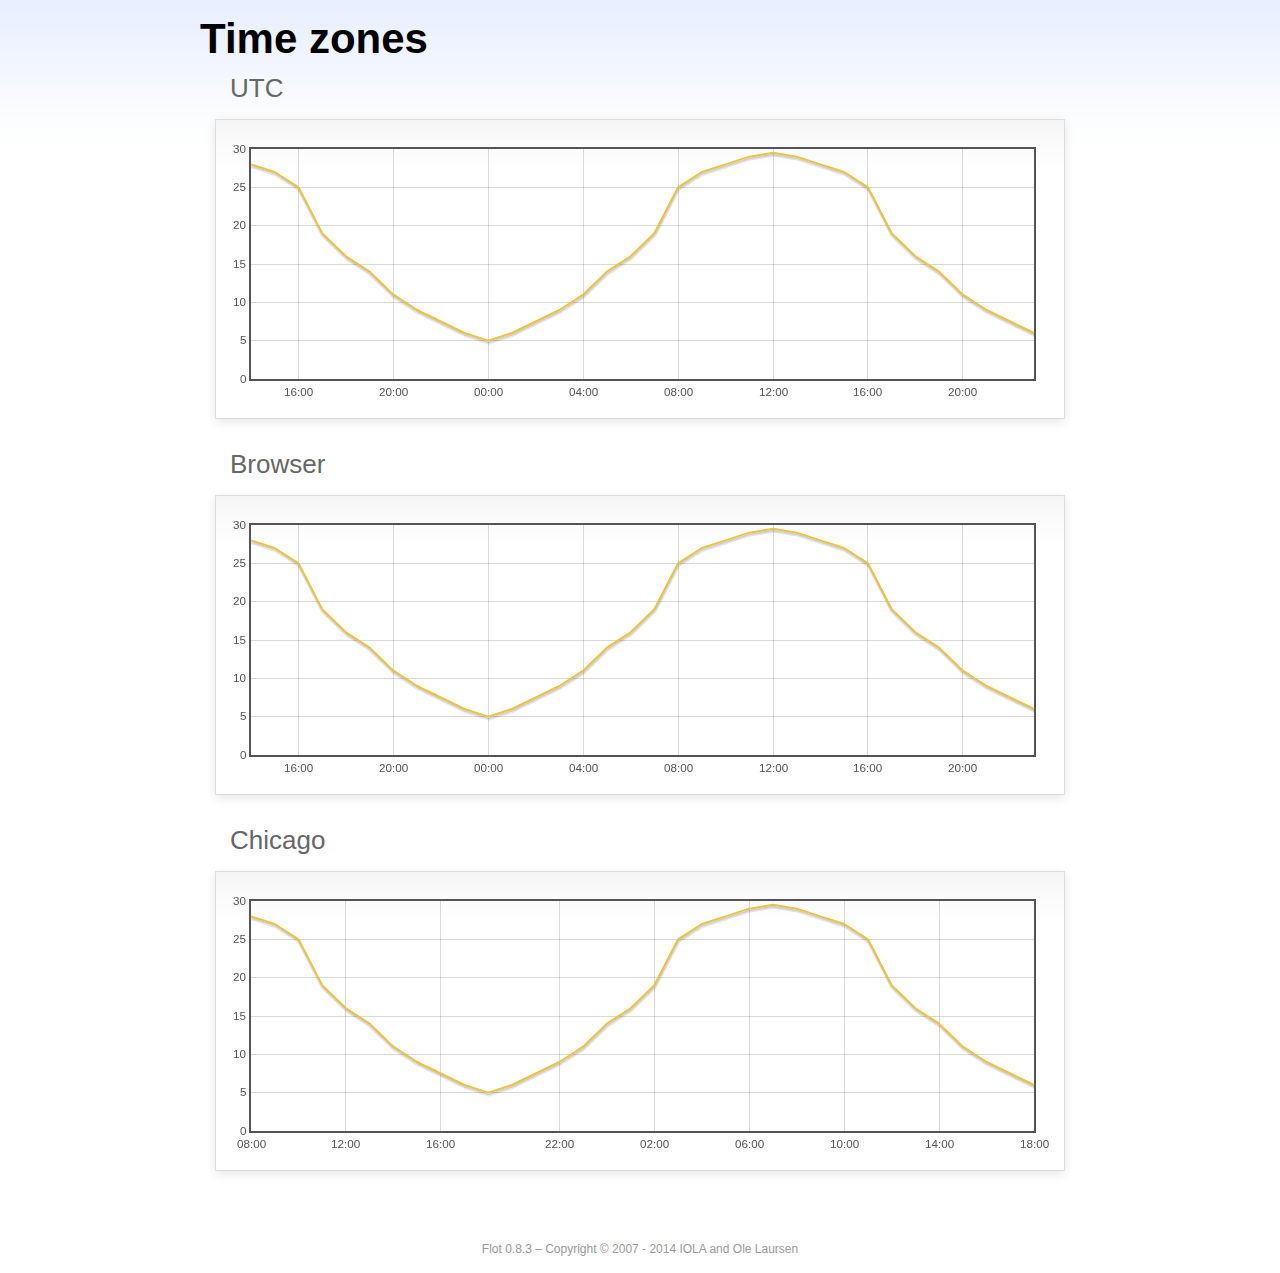
<file: miminium/asset/js/plugins/flot/examples/axes-time-zones/index.html>
<!DOCTYPE html PUBLIC "-//W3C//DTD HTML 4.01//EN" "http://www.w3.org/TR/html4/strict.dtd">
<html>
<head>
	<meta http-equiv="Content-Type" content="text/html; charset=utf-8">
	<title>Flot Examples: Time zones</title>
	<link href="../examples.css" rel="stylesheet" type="text/css">
	<!--[if lte IE 8]><script language="javascript" type="text/javascript" src="../../excanvas.min.js"></script><![endif]-->
	<script language="javascript" type="text/javascript" src="../../jquery.js"></script>
	<script language="javascript" type="text/javascript" src="../../jquery.flot.js"></script>
	<script language="javascript" type="text/javascript" src="../../jquery.flot.time.js"></script>
	<script language="javascript" type="text/javascript" src="date.js"></script>
	<script type="text/javascript">

	$(function() {

		timezoneJS.timezone.zoneFileBasePath = "tz";
		timezoneJS.timezone.defaultZoneFile = [];
		timezoneJS.timezone.init({async: false});

		var d = [
			[Date.UTC(2011, 2, 12, 14, 0, 0), 28],
			[Date.UTC(2011, 2, 12, 15, 0, 0), 27],
			[Date.UTC(2011, 2, 12, 16, 0, 0), 25],
			[Date.UTC(2011, 2, 12, 17, 0, 0), 19],
			[Date.UTC(2011, 2, 12, 18, 0, 0), 16],
			[Date.UTC(2011, 2, 12, 19, 0, 0), 14],
			[Date.UTC(2011, 2, 12, 20, 0, 0), 11],
			[Date.UTC(2011, 2, 12, 21, 0, 0), 9],
			[Date.UTC(2011, 2, 12, 22, 0, 0), 7.5],
			[Date.UTC(2011, 2, 12, 23, 0, 0), 6],
			[Date.UTC(2011, 2, 13, 0, 0, 0), 5],
			[Date.UTC(2011, 2, 13, 1, 0, 0), 6],
			[Date.UTC(2011, 2, 13, 2, 0, 0), 7.5],
			[Date.UTC(2011, 2, 13, 3, 0, 0), 9],
			[Date.UTC(2011, 2, 13, 4, 0, 0), 11],
			[Date.UTC(2011, 2, 13, 5, 0, 0), 14],
			[Date.UTC(2011, 2, 13, 6, 0, 0), 16],
			[Date.UTC(2011, 2, 13, 7, 0, 0), 19],
			[Date.UTC(2011, 2, 13, 8, 0, 0), 25],
			[Date.UTC(2011, 2, 13, 9, 0, 0), 27],
			[Date.UTC(2011, 2, 13, 10, 0, 0), 28],
			[Date.UTC(2011, 2, 13, 11, 0, 0), 29],
			[Date.UTC(2011, 2, 13, 12, 0, 0), 29.5],
			[Date.UTC(2011, 2, 13, 13, 0, 0), 29],
			[Date.UTC(2011, 2, 13, 14, 0, 0), 28],
			[Date.UTC(2011, 2, 13, 15, 0, 0), 27],
			[Date.UTC(2011, 2, 13, 16, 0, 0), 25],
			[Date.UTC(2011, 2, 13, 17, 0, 0), 19],
			[Date.UTC(2011, 2, 13, 18, 0, 0), 16],
			[Date.UTC(2011, 2, 13, 19, 0, 0), 14],
			[Date.UTC(2011, 2, 13, 20, 0, 0), 11],
			[Date.UTC(2011, 2, 13, 21, 0, 0), 9],
			[Date.UTC(2011, 2, 13, 22, 0, 0), 7.5],
			[Date.UTC(2011, 2, 13, 23, 0, 0), 6]
		];

		var plot = $.plot("#placeholderUTC", [d], {
			xaxis: {
				mode: "time"
			}
		});

		var plot = $.plot("#placeholderLocal", [d], {
			xaxis: {
				mode: "time",
				timezone: "browser"
			}
		});

		var plot = $.plot("#placeholderChicago", [d], {
			xaxis: {
				mode: "time",
				timezone: "America/Chicago"
			}
		});

		// Add the Flot version string to the footer

		$("#footer").prepend("Flot " + $.plot.version + " &ndash; ");
	});

	</script>
</head>
<body>

	<div id="header">
		<h2>Time zones</h2>
	</div>

	<div id="content">

		<h3>UTC</h3>
		<div class="demo-container" style="height: 300px;">
			<div id="placeholderUTC" class="demo-placeholder"></div>
		</div>

		<h3>Browser</h3>
		<div class="demo-container" style="height: 300px;">
			<div id="placeholderLocal" class="demo-placeholder"></div>
		</div>

		<h3>Chicago</h3>
		<div class="demo-container" style="height: 300px;">
			<div id="placeholderChicago" class="demo-placeholder"></div>
		</div>

	</div>

	<div id="footer">
		Copyright &copy; 2007 - 2014 IOLA and Ole Laursen
	</div>

</body>
</html>
</file>
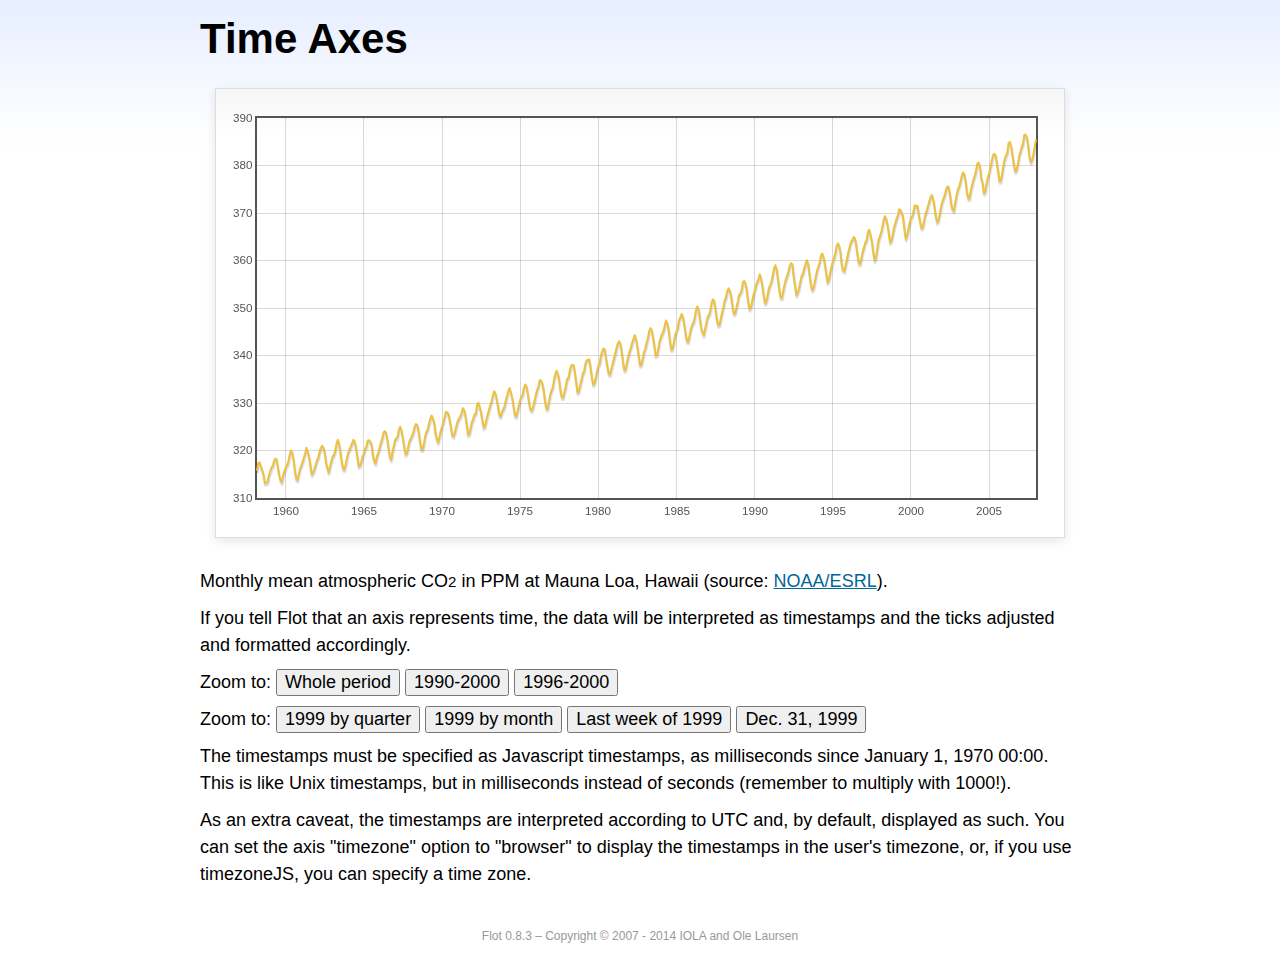
<file: miminium/asset/js/plugins/flot/examples/axes-time/index.html>
<!DOCTYPE html PUBLIC "-//W3C//DTD HTML 4.01//EN" "http://www.w3.org/TR/html4/strict.dtd">
<html>
<head>
	<meta http-equiv="Content-Type" content="text/html; charset=utf-8">
	<title>Flot Examples: Time Axes</title>
	<link href="../examples.css" rel="stylesheet" type="text/css">
	<!--[if lte IE 8]><script language="javascript" type="text/javascript" src="../../excanvas.min.js"></script><![endif]-->
	<script language="javascript" type="text/javascript" src="../../jquery.js"></script>
	<script language="javascript" type="text/javascript" src="../../jquery.flot.js"></script>
	<script language="javascript" type="text/javascript" src="../../jquery.flot.time.js"></script>
	<script type="text/javascript">

	$(function() {

		var d = [[-373597200000, 315.71], [-370918800000, 317.45], [-368326800000, 317.50], [-363056400000, 315.86], [-360378000000, 314.93], [-357699600000, 313.19], [-352429200000, 313.34], [-349837200000, 314.67], [-347158800000, 315.58], [-344480400000, 316.47], [-342061200000, 316.65], [-339382800000, 317.71], [-336790800000, 318.29], [-334112400000, 318.16], [-331520400000, 316.55], [-328842000000, 314.80], [-326163600000, 313.84], [-323571600000, 313.34], [-320893200000, 314.81], [-318301200000, 315.59], [-315622800000, 316.43], [-312944400000, 316.97], [-310438800000, 317.58], [-307760400000, 319.03], [-305168400000, 320.03], [-302490000000, 319.59], [-299898000000, 318.18], [-297219600000, 315.91], [-294541200000, 314.16], [-291949200000, 313.83], [-289270800000, 315.00], [-286678800000, 316.19], [-284000400000, 316.89], [-281322000000, 317.70], [-278902800000, 318.54], [-276224400000, 319.48], [-273632400000, 320.58], [-270954000000, 319.78], [-268362000000, 318.58], [-265683600000, 316.79], [-263005200000, 314.99], [-260413200000, 315.31], [-257734800000, 316.10], [-255142800000, 317.01], [-252464400000, 317.94], [-249786000000, 318.56], [-247366800000, 319.69], [-244688400000, 320.58], [-242096400000, 321.01], [-239418000000, 320.61], [-236826000000, 319.61], [-234147600000, 317.40], [-231469200000, 316.26], [-228877200000, 315.42], [-226198800000, 316.69], [-223606800000, 317.69], [-220928400000, 318.74], [-218250000000, 319.08], [-215830800000, 319.86], [-213152400000, 321.39], [-210560400000, 322.24], [-207882000000, 321.47], [-205290000000, 319.74], [-202611600000, 317.77], [-199933200000, 316.21], [-197341200000, 315.99], [-194662800000, 317.07], [-192070800000, 318.36], [-189392400000, 319.57], [-178938000000, 322.23], [-176259600000, 321.89], [-173667600000, 320.44], [-170989200000, 318.70], [-168310800000, 316.70], [-165718800000, 316.87], [-163040400000, 317.68], [-160448400000, 318.71], [-157770000000, 319.44], [-155091600000, 320.44], [-152672400000, 320.89], [-149994000000, 322.13], [-147402000000, 322.16], [-144723600000, 321.87], [-142131600000, 321.21], [-139453200000, 318.87], [-136774800000, 317.81], [-134182800000, 317.30], [-131504400000, 318.87], [-128912400000, 319.42], [-126234000000, 320.62], [-123555600000, 321.59], [-121136400000, 322.39], [-118458000000, 323.70], [-115866000000, 324.07], [-113187600000, 323.75], [-110595600000, 322.40], [-107917200000, 320.37], [-105238800000, 318.64], [-102646800000, 318.10], [-99968400000, 319.79], [-97376400000, 321.03], [-94698000000, 322.33], [-92019600000, 322.50], [-89600400000, 323.04], [-86922000000, 324.42], [-84330000000, 325.00], [-81651600000, 324.09], [-79059600000, 322.55], [-76381200000, 320.92], [-73702800000, 319.26], [-71110800000, 319.39], [-68432400000, 320.72], [-65840400000, 321.96], [-63162000000, 322.57], [-60483600000, 323.15], [-57978000000, 323.89], [-55299600000, 325.02], [-52707600000, 325.57], [-50029200000, 325.36], [-47437200000, 324.14], [-44758800000, 322.11], [-42080400000, 320.33], [-39488400000, 320.25], [-36810000000, 321.32], [-34218000000, 322.90], [-31539600000, 324.00], [-28861200000, 324.42], [-26442000000, 325.64], [-23763600000, 326.66], [-21171600000, 327.38], [-18493200000, 326.70], [-15901200000, 325.89], [-13222800000, 323.67], [-10544400000, 322.38], [-7952400000, 321.78], [-5274000000, 322.85], [-2682000000, 324.12], [-3600000, 325.06], [2674800000, 325.98], [5094000000, 326.93], [7772400000, 328.13], [10364400000, 328.07], [13042800000, 327.66], [15634800000, 326.35], [18313200000, 324.69], [20991600000, 323.10], [23583600000, 323.07], [26262000000, 324.01], [28854000000, 325.13], [31532400000, 326.17], [34210800000, 326.68], [36630000000, 327.18], [39308400000, 327.78], [41900400000, 328.92], [44578800000, 328.57], [47170800000, 327.37], [49849200000, 325.43], [52527600000, 323.36], [55119600000, 323.56], [57798000000, 324.80], [60390000000, 326.01], [63068400000, 326.77], [65746800000, 327.63], [68252400000, 327.75], [70930800000, 329.72], [73522800000, 330.07], [76201200000, 329.09], [78793200000, 328.05], [81471600000, 326.32], [84150000000, 324.84], [86742000000, 325.20], [89420400000, 326.50], [92012400000, 327.55], [94690800000, 328.54], [97369200000, 329.56], [99788400000, 330.30], [102466800000, 331.50], [105058800000, 332.48], [107737200000, 332.07], [110329200000, 330.87], [113007600000, 329.31], [115686000000, 327.51], [118278000000, 327.18], [120956400000, 328.16], [123548400000, 328.64], [126226800000, 329.35], [128905200000, 330.71], [131324400000, 331.48], [134002800000, 332.65], [136594800000, 333.16], [139273200000, 332.06], [141865200000, 330.99], [144543600000, 329.17], [147222000000, 327.41], [149814000000, 327.20], [152492400000, 328.33], [155084400000, 329.50], [157762800000, 330.68], [160441200000, 331.41], [162860400000, 331.85], [165538800000, 333.29], [168130800000, 333.91], [170809200000, 333.40], [173401200000, 331.78], [176079600000, 329.88], [178758000000, 328.57], [181350000000, 328.46], [184028400000, 329.26], [189298800000, 331.71], [191977200000, 332.76], [194482800000, 333.48], [197161200000, 334.78], [199753200000, 334.78], [202431600000, 334.17], [205023600000, 332.78], [207702000000, 330.64], [210380400000, 328.95], [212972400000, 328.77], [215650800000, 330.23], [218242800000, 331.69], [220921200000, 332.70], [223599600000, 333.24], [226018800000, 334.96], [228697200000, 336.04], [231289200000, 336.82], [233967600000, 336.13], [236559600000, 334.73], [239238000000, 332.52], [241916400000, 331.19], [244508400000, 331.19], [247186800000, 332.35], [249778800000, 333.47], [252457200000, 335.11], [255135600000, 335.26], [257554800000, 336.60], [260233200000, 337.77], [262825200000, 338.00], [265503600000, 337.99], [268095600000, 336.48], [270774000000, 334.37], [273452400000, 332.27], [276044400000, 332.41], [278722800000, 333.76], [281314800000, 334.83], [283993200000, 336.21], [286671600000, 336.64], [289090800000, 338.12], [291769200000, 339.02], [294361200000, 339.02], [297039600000, 339.20], [299631600000, 337.58], [302310000000, 335.55], [304988400000, 333.89], [307580400000, 334.14], [310258800000, 335.26], [312850800000, 336.71], [315529200000, 337.81], [318207600000, 338.29], [320713200000, 340.04], [323391600000, 340.86], [325980000000, 341.47], [328658400000, 341.26], [331250400000, 339.29], [333928800000, 337.60], [336607200000, 336.12], [339202800000, 336.08], [341881200000, 337.22], [344473200000, 338.34], [347151600000, 339.36], [349830000000, 340.51], [352249200000, 341.57], [354924000000, 342.56], [357516000000, 343.01], [360194400000, 342.47], [362786400000, 340.71], [365464800000, 338.52], [368143200000, 336.96], [370738800000, 337.13], [373417200000, 338.58], [376009200000, 339.89], [378687600000, 340.93], [381366000000, 341.69], [383785200000, 342.69], [389052000000, 344.30], [391730400000, 343.43], [394322400000, 341.88], [397000800000, 339.89], [399679200000, 337.95], [402274800000, 338.10], [404953200000, 339.27], [407545200000, 340.67], [410223600000, 341.42], [412902000000, 342.68], [415321200000, 343.46], [417996000000, 345.10], [420588000000, 345.76], [423266400000, 345.36], [425858400000, 343.91], [428536800000, 342.05], [431215200000, 340.00], [433810800000, 340.12], [436489200000, 341.33], [439081200000, 342.94], [441759600000, 343.87], [444438000000, 344.60], [446943600000, 345.20], [452210400000, 347.36], [454888800000, 346.74], [457480800000, 345.41], [460159200000, 343.01], [462837600000, 341.23], [465433200000, 341.52], [468111600000, 342.86], [470703600000, 344.41], [473382000000, 345.09], [476060400000, 345.89], [478479600000, 347.49], [481154400000, 348.00], [483746400000, 348.75], [486424800000, 348.19], [489016800000, 346.54], [491695200000, 344.63], [494373600000, 343.03], [496969200000, 342.92], [499647600000, 344.24], [502239600000, 345.62], [504918000000, 346.43], [507596400000, 346.94], [510015600000, 347.88], [512690400000, 349.57], [515282400000, 350.35], [517960800000, 349.72], [520552800000, 347.78], [523231200000, 345.86], [525909600000, 344.84], [528505200000, 344.32], [531183600000, 345.67], [533775600000, 346.88], [536454000000, 348.19], [539132400000, 348.55], [541551600000, 349.52], [544226400000, 351.12], [546818400000, 351.84], [549496800000, 351.49], [552088800000, 349.82], [554767200000, 347.63], [557445600000, 346.38], [560041200000, 346.49], [562719600000, 347.75], [565311600000, 349.03], [567990000000, 350.20], [570668400000, 351.61], [573174000000, 352.22], [575848800000, 353.53], [578440800000, 354.14], [581119200000, 353.62], [583711200000, 352.53], [586389600000, 350.41], [589068000000, 348.84], [591663600000, 348.94], [594342000000, 350.04], [596934000000, 351.29], [599612400000, 352.72], [602290800000, 353.10], [604710000000, 353.65], [607384800000, 355.43], [609976800000, 355.70], [612655200000, 355.11], [615247200000, 353.79], [617925600000, 351.42], [620604000000, 349.81], [623199600000, 350.11], [625878000000, 351.26], [628470000000, 352.63], [631148400000, 353.64], [633826800000, 354.72], [636246000000, 355.49], [638920800000, 356.09], [641512800000, 357.08], [644191200000, 356.11], [646783200000, 354.70], [649461600000, 352.68], [652140000000, 351.05], [654735600000, 351.36], [657414000000, 352.81], [660006000000, 354.22], [662684400000, 354.85], [665362800000, 355.66], [667782000000, 357.04], [670456800000, 358.40], [673048800000, 359.00], [675727200000, 357.99], [678319200000, 356.00], [680997600000, 353.78], [683676000000, 352.20], [686271600000, 352.22], [688950000000, 353.70], [691542000000, 354.98], [694220400000, 356.09], [696898800000, 356.85], [699404400000, 357.73], [702079200000, 358.91], [704671200000, 359.45], [707349600000, 359.19], [709941600000, 356.72], [712620000000, 354.79], [715298400000, 352.79], [717894000000, 353.20], [720572400000, 354.15], [723164400000, 355.39], [725842800000, 356.77], [728521200000, 357.17], [730940400000, 358.26], [733615200000, 359.16], [736207200000, 360.07], [738885600000, 359.41], [741477600000, 357.44], [744156000000, 355.30], [746834400000, 353.87], [749430000000, 354.04], [752108400000, 355.27], [754700400000, 356.70], [757378800000, 358.00], [760057200000, 358.81], [762476400000, 359.68], [765151200000, 361.13], [767743200000, 361.48], [770421600000, 360.60], [773013600000, 359.20], [775692000000, 357.23], [778370400000, 355.42], [780966000000, 355.89], [783644400000, 357.41], [786236400000, 358.74], [788914800000, 359.73], [791593200000, 360.61], [794012400000, 361.58], [796687200000, 363.05], [799279200000, 363.62], [801957600000, 363.03], [804549600000, 361.55], [807228000000, 358.94], [809906400000, 357.93], [812502000000, 357.80], [815180400000, 359.22], [817772400000, 360.44], [820450800000, 361.83], [823129200000, 362.95], [825634800000, 363.91], [828309600000, 364.28], [830901600000, 364.94], [833580000000, 364.70], [836172000000, 363.31], [838850400000, 361.15], [841528800000, 359.40], [844120800000, 359.34], [846802800000, 360.62], [849394800000, 361.96], [852073200000, 362.81], [854751600000, 363.87], [857170800000, 364.25], [859845600000, 366.02], [862437600000, 366.46], [865116000000, 365.32], [867708000000, 364.07], [870386400000, 361.95], [873064800000, 360.06], [875656800000, 360.49], [878338800000, 362.19], [880930800000, 364.12], [883609200000, 364.99], [886287600000, 365.82], [888706800000, 366.95], [891381600000, 368.42], [893973600000, 369.33], [896652000000, 368.78], [899244000000, 367.59], [901922400000, 365.84], [904600800000, 363.83], [907192800000, 364.18], [909874800000, 365.34], [912466800000, 366.93], [915145200000, 367.94], [917823600000, 368.82], [920242800000, 369.46], [922917600000, 370.77], [925509600000, 370.66], [928188000000, 370.10], [930780000000, 369.08], [933458400000, 366.66], [936136800000, 364.60], [938728800000, 365.17], [941410800000, 366.51], [944002800000, 367.89], [946681200000, 369.04], [949359600000, 369.35], [951865200000, 370.38], [954540000000, 371.63], [957132000000, 371.32], [959810400000, 371.53], [962402400000, 369.75], [965080800000, 368.23], [967759200000, 366.87], [970351200000, 366.94], [973033200000, 368.27], [975625200000, 369.64], [978303600000, 370.46], [980982000000, 371.44], [983401200000, 372.37], [986076000000, 373.33], [988668000000, 373.77], [991346400000, 373.09], [993938400000, 371.51], [996616800000, 369.55], [999295200000, 368.12], [1001887200000, 368.38], [1004569200000, 369.66], [1007161200000, 371.11], [1009839600000, 372.36], [1012518000000, 373.09], [1014937200000, 373.81], [1017612000000, 374.93], [1020204000000, 375.58], [1022882400000, 375.44], [1025474400000, 373.86], [1028152800000, 371.77], [1030831200000, 370.73], [1033423200000, 370.50], [1036105200000, 372.18], [1038697200000, 373.70], [1041375600000, 374.92], [1044054000000, 375.62], [1046473200000, 376.51], [1049148000000, 377.75], [1051740000000, 378.54], [1054418400000, 378.20], [1057010400000, 376.68], [1059688800000, 374.43], [1062367200000, 373.11], [1064959200000, 373.10], [1067641200000, 374.77], [1070233200000, 375.97], [1072911600000, 377.03], [1075590000000, 377.87], [1078095600000, 378.88], [1080770400000, 380.42], [1083362400000, 380.62], [1086040800000, 379.70], [1088632800000, 377.43], [1091311200000, 376.32], [1093989600000, 374.19], [1096581600000, 374.47], [1099263600000, 376.15], [1101855600000, 377.51], [1104534000000, 378.43], [1107212400000, 379.70], [1109631600000, 380.92], [1112306400000, 382.18], [1114898400000, 382.45], [1117576800000, 382.14], [1120168800000, 380.60], [1122847200000, 378.64], [1125525600000, 376.73], [1128117600000, 376.84], [1130799600000, 378.29], [1133391600000, 380.06], [1136070000000, 381.40], [1138748400000, 382.20], [1141167600000, 382.66], [1143842400000, 384.69], [1146434400000, 384.94], [1149112800000, 384.01], [1151704800000, 382.14], [1154383200000, 380.31], [1157061600000, 378.81], [1159653600000, 379.03], [1162335600000, 380.17], [1164927600000, 381.85], [1167606000000, 382.94], [1170284400000, 383.86], [1172703600000, 384.49], [1175378400000, 386.37], [1177970400000, 386.54], [1180648800000, 385.98], [1183240800000, 384.36], [1185919200000, 381.85], [1188597600000, 380.74], [1191189600000, 381.15], [1193871600000, 382.38], [1196463600000, 383.94], [1199142000000, 385.44]]; 

		$.plot("#placeholder", [d], {
			xaxis: { mode: "time" }
		});

		$("#whole").click(function () {
			$.plot("#placeholder", [d], {
				xaxis: { mode: "time" }
			});
		});

		$("#nineties").click(function () {
			$.plot("#placeholder", [d], {
				xaxis: {
					mode: "time",
					min: (new Date(1990, 0, 1)).getTime(),
					max: (new Date(2000, 0, 1)).getTime()
				}
			});
		});

		$("#latenineties").click(function () {
			$.plot("#placeholder", [d], {
				xaxis: {
					mode: "time",
					minTickSize: [1, "year"],
					min: (new Date(1996, 0, 1)).getTime(),
					max: (new Date(2000, 0, 1)).getTime()
				}
			});
		});

		$("#ninetyninequarters").click(function () {
			$.plot("#placeholder", [d], {
				xaxis: {
					mode: "time",
					minTickSize: [1, "quarter"],
					min: (new Date(1999, 0, 1)).getTime(),
					max: (new Date(2000, 0, 1)).getTime()
				}
			});
		});

		$("#ninetynine").click(function () {
			$.plot("#placeholder", [d], {
				xaxis: {
					mode: "time",
					minTickSize: [1, "month"],
					min: (new Date(1999, 0, 1)).getTime(),
					max: (new Date(2000, 0, 1)).getTime()
				}
			});
		});

		$("#lastweekninetynine").click(function () {
			$.plot("#placeholder", [d], {
				xaxis: {
					mode: "time",
					minTickSize: [1, "day"],
					min: (new Date(1999, 11, 25)).getTime(),
					max: (new Date(2000, 0, 1)).getTime(),
					timeformat: "%a"
				}
			});
		});

		$("#lastdayninetynine").click(function () {
			$.plot("#placeholder", [d], {
				xaxis: {
					mode: "time",
					minTickSize: [1, "hour"],
					min: (new Date(1999, 11, 31)).getTime(),
					max: (new Date(2000, 0, 1)).getTime(),
					twelveHourClock: true
				}
			});
		});

		// Add the Flot version string to the footer

		$("#footer").prepend("Flot " + $.plot.version + " &ndash; ");
	});

	</script>
</head>
<body>

	<div id="header">
		<h2>Time Axes</h2>
	</div>

	<div id="content">

		<div class="demo-container">
			<div id="placeholder" class="demo-placeholder"></div>
		</div>

		<p>Monthly mean atmospheric CO<sub>2</sub> in PPM at Mauna Loa, Hawaii (source: <a href="http://www.esrl.noaa.gov/gmd/ccgg/trends/">NOAA/ESRL</a>).</p>

		<p>If you tell Flot that an axis represents time, the data will be interpreted as timestamps and the ticks adjusted and formatted accordingly.</p>

		<p>Zoom to: <button id="whole">Whole period</button>
		<button id="nineties">1990-2000</button>
		<button id="latenineties">1996-2000</button></p>

		<p>Zoom to: <button id="ninetyninequarters">1999 by quarter</button>
		<button id="ninetynine">1999 by month</button>
		<button id="lastweekninetynine">Last week of 1999</button>
		<button id="lastdayninetynine">Dec. 31, 1999</button></p>

		<p>The timestamps must be specified as Javascript timestamps, as milliseconds since January 1, 1970 00:00. This is like Unix timestamps, but in milliseconds instead of seconds (remember to multiply with 1000!).</p>

		<p>As an extra caveat, the timestamps are interpreted according to UTC and, by default, displayed as such. You can set the axis "timezone" option to "browser" to display the timestamps in the user's timezone, or, if you use timezoneJS, you can specify a time zone.</p>

	</div>

	<div id="footer">
		Copyright &copy; 2007 - 2014 IOLA and Ole Laursen
	</div>

</body>
</html>
</file>
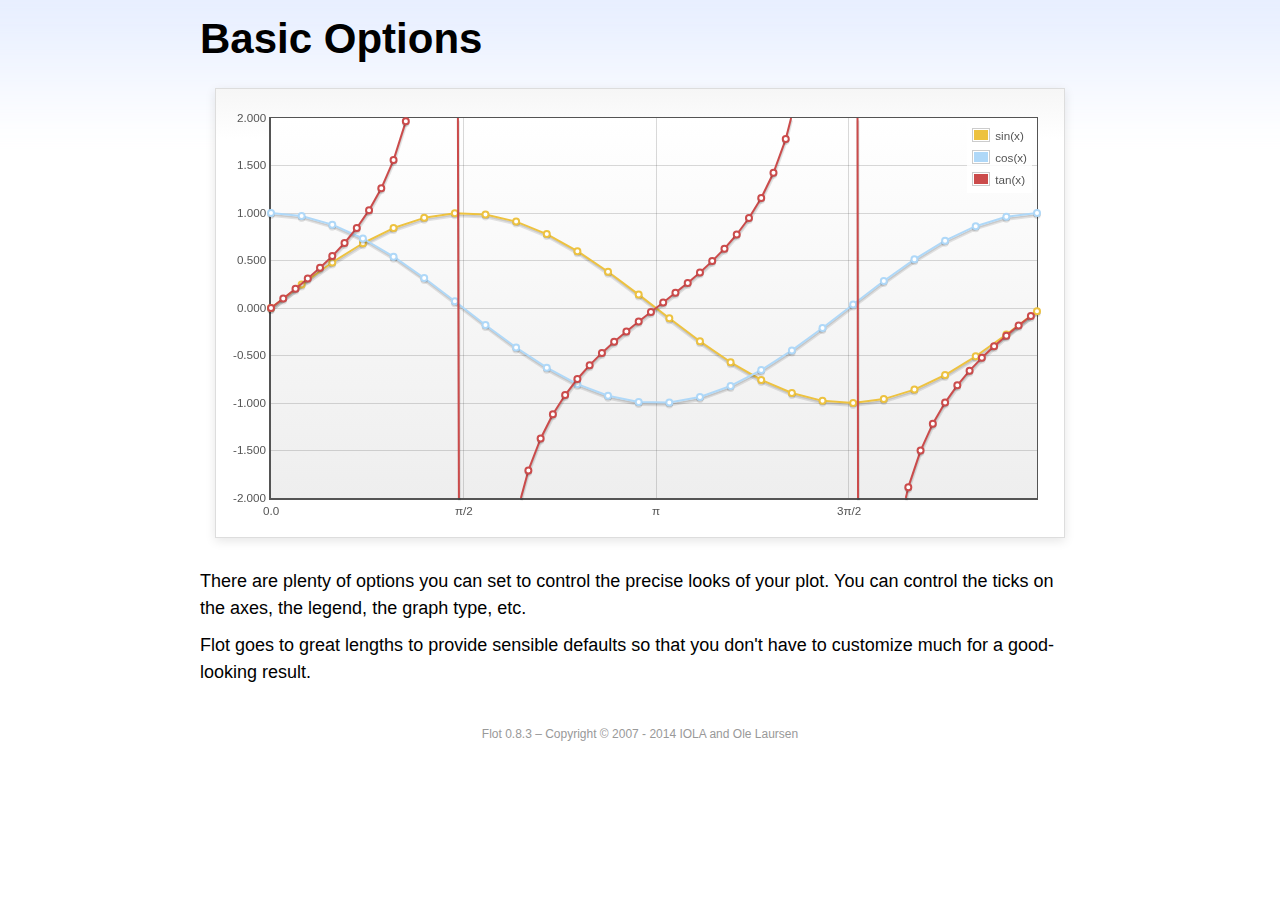
<file: miminium/asset/js/plugins/flot/examples/basic-options/index.html>
<!DOCTYPE html PUBLIC "-//W3C//DTD HTML 4.01//EN" "http://www.w3.org/TR/html4/strict.dtd">
<html>
<head>
	<meta http-equiv="Content-Type" content="text/html; charset=utf-8">
	<title>Flot Examples: Basic Options</title>
	<link href="../examples.css" rel="stylesheet" type="text/css">
	<!--[if lte IE 8]><script language="javascript" type="text/javascript" src="../../excanvas.min.js"></script><![endif]-->
	<script language="javascript" type="text/javascript" src="../../jquery.js"></script>
	<script language="javascript" type="text/javascript" src="../../jquery.flot.js"></script>
	<script type="text/javascript">

	$(function () {

		var d1 = [];
		for (var i = 0; i < Math.PI * 2; i += 0.25) {
			d1.push([i, Math.sin(i)]);
		}

		var d2 = [];
		for (var i = 0; i < Math.PI * 2; i += 0.25) {
			d2.push([i, Math.cos(i)]);
		}

		var d3 = [];
		for (var i = 0; i < Math.PI * 2; i += 0.1) {
			d3.push([i, Math.tan(i)]);
		}

		$.plot("#placeholder", [
			{ label: "sin(x)", data: d1 },
			{ label: "cos(x)", data: d2 },
			{ label: "tan(x)", data: d3 }
		], {
			series: {
				lines: { show: true },
				points: { show: true }
			},
			xaxis: {
				ticks: [
					0, [ Math.PI/2, "\u03c0/2" ], [ Math.PI, "\u03c0" ],
					[ Math.PI * 3/2, "3\u03c0/2" ], [ Math.PI * 2, "2\u03c0" ]
				]
			},
			yaxis: {
				ticks: 10,
				min: -2,
				max: 2,
				tickDecimals: 3
			},
			grid: {
				backgroundColor: { colors: [ "#fff", "#eee" ] },
				borderWidth: {
					top: 1,
					right: 1,
					bottom: 2,
					left: 2
				}
			}
		});

		// Add the Flot version string to the footer

		$("#footer").prepend("Flot " + $.plot.version + " &ndash; ");
	});

	</script>
</head>
<body>

	<div id="header">
		<h2>Basic Options</h2>
	</div>

	<div id="content">

		<div class="demo-container">
			<div id="placeholder" class="demo-placeholder"></div>
		</div>

		<p>There are plenty of options you can set to control the precise looks of your plot. You can control the ticks on the axes, the legend, the graph type, etc.</p>

		<p>Flot goes to great lengths to provide sensible defaults so that you don't have to customize much for a good-looking result.</p>

	</div>

	<div id="footer">
		Copyright &copy; 2007 - 2014 IOLA and Ole Laursen
	</div>

</body>
</html>
</file>
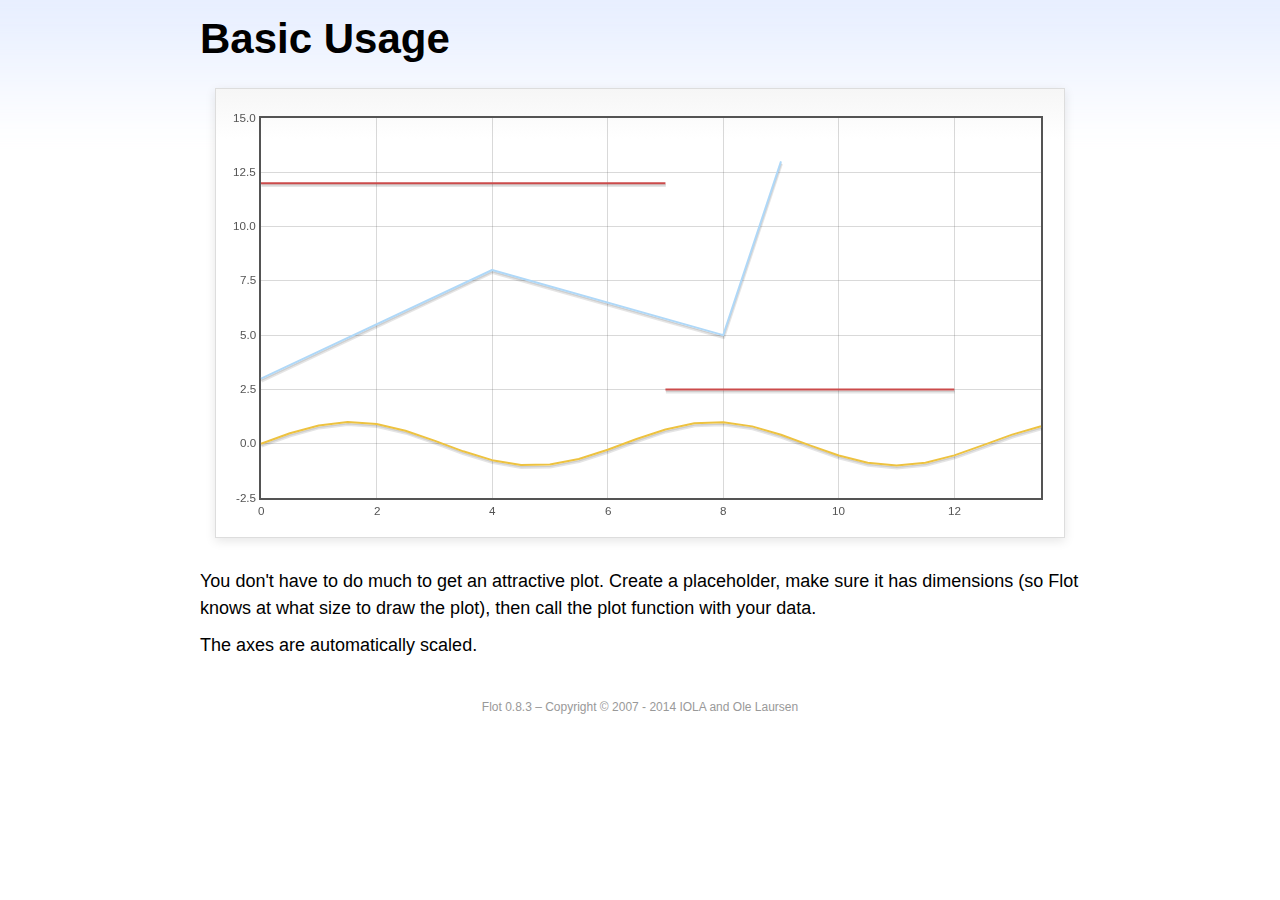
<file: miminium/asset/js/plugins/flot/examples/basic-usage/index.html>
<!DOCTYPE html PUBLIC "-//W3C//DTD HTML 4.01//EN" "http://www.w3.org/TR/html4/strict.dtd">
<html>
<head>
	<meta http-equiv="Content-Type" content="text/html; charset=utf-8">
	<title>Flot Examples: Basic Usage</title>
	<link href="../examples.css" rel="stylesheet" type="text/css">
	<!--[if lte IE 8]><script language="javascript" type="text/javascript" src="../../excanvas.min.js"></script><![endif]-->
	<script language="javascript" type="text/javascript" src="../../jquery.js"></script>
	<script language="javascript" type="text/javascript" src="../../jquery.flot.js"></script>
	<script type="text/javascript">

	$(function() {

		var d1 = [];
		for (var i = 0; i < 14; i += 0.5) {
			d1.push([i, Math.sin(i)]);
		}

		var d2 = [[0, 3], [4, 8], [8, 5], [9, 13]];

		// A null signifies separate line segments

		var d3 = [[0, 12], [7, 12], null, [7, 2.5], [12, 2.5]];

		$.plot("#placeholder", [ d1, d2, d3 ]);

		// Add the Flot version string to the footer

		$("#footer").prepend("Flot " + $.plot.version + " &ndash; ");
	});

	</script>
</head>
<body>

	<div id="header">
		<h2>Basic Usage</h2>
	</div>

	<div id="content">

		<div class="demo-container">
			<div id="placeholder" class="demo-placeholder"></div>
		</div>

		<p>You don't have to do much to get an attractive plot.  Create a placeholder, make sure it has dimensions (so Flot knows at what size to draw the plot), then call the plot function with your data.</p>

		<p>The axes are automatically scaled.</p>

	</div>

	<div id="footer">
		Copyright &copy; 2007 - 2014 IOLA and Ole Laursen
	</div>

</body>
</html>
</file>
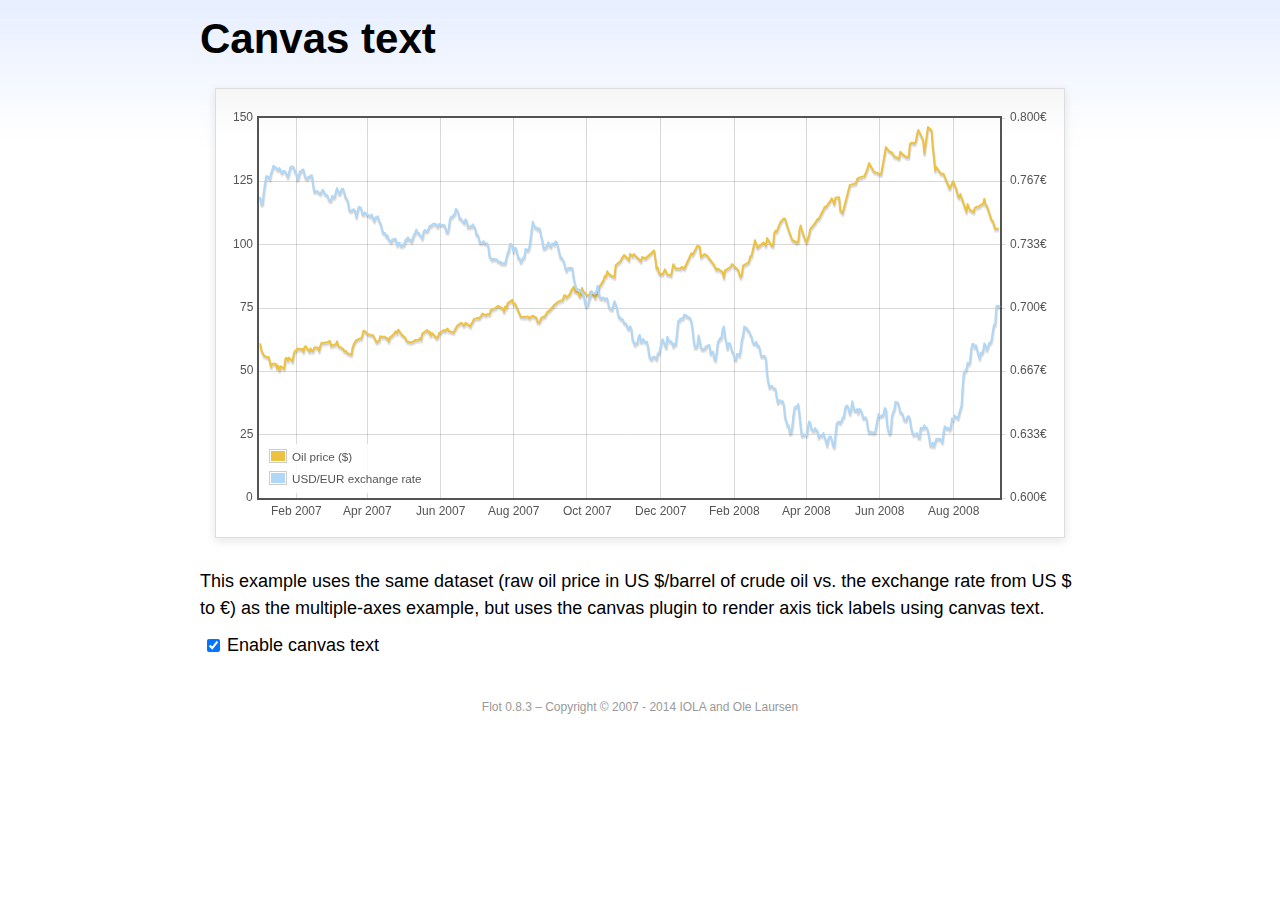
<file: miminium/asset/js/plugins/flot/examples/canvas/index.html>
<!DOCTYPE html PUBLIC "-//W3C//DTD HTML 4.01//EN" "http://www.w3.org/TR/html4/strict.dtd">
<html>
<head>
	<meta http-equiv="Content-Type" content="text/html; charset=utf-8">
	<title>Flot Examples: Canvas text</title>
	<link href="../examples.css" rel="stylesheet" type="text/css">
	<!--[if lte IE 8]><script language="javascript" type="text/javascript" src="../../excanvas.min.js"></script><![endif]-->
	<script language="javascript" type="text/javascript" src="../../jquery.js"></script>
	<script language="javascript" type="text/javascript" src="../../jquery.flot.js"></script>
	<script language="javascript" type="text/javascript" src="../../jquery.flot.time.js"></script>
	<script language="javascript" type="text/javascript" src="../../jquery.flot.canvas.js"></script>
	<script type="text/javascript">

	$(function() {

		var oilPrices = [[1167692400000,61.05], [1167778800000,58.32], [1167865200000,57.35], [1167951600000,56.31], [1168210800000,55.55], [1168297200000,55.64], [1168383600000,54.02], [1168470000000,51.88], [1168556400000,52.99], [1168815600000,52.99], [1168902000000,51.21], [1168988400000,52.24], [1169074800000,50.48], [1169161200000,51.99], [1169420400000,51.13], [1169506800000,55.04], [1169593200000,55.37], [1169679600000,54.23], [1169766000000,55.42], [1170025200000,54.01], [1170111600000,56.97], [1170198000000,58.14], [1170284400000,58.14], [1170370800000,59.02], [1170630000000,58.74], [1170716400000,58.88], [1170802800000,57.71], [1170889200000,59.71], [1170975600000,59.89], [1171234800000,57.81], [1171321200000,59.06], [1171407600000,58.00], [1171494000000,57.99], [1171580400000,59.39], [1171839600000,59.39], [1171926000000,58.07], [1172012400000,60.07], [1172098800000,61.14], [1172444400000,61.39], [1172530800000,61.46], [1172617200000,61.79], [1172703600000,62.00], [1172790000000,60.07], [1173135600000,60.69], [1173222000000,61.82], [1173308400000,60.05], [1173654000000,58.91], [1173740400000,57.93], [1173826800000,58.16], [1173913200000,57.55], [1173999600000,57.11], [1174258800000,56.59], [1174345200000,59.61], [1174518000000,61.69], [1174604400000,62.28], [1174860000000,62.91], [1174946400000,62.93], [1175032800000,64.03], [1175119200000,66.03], [1175205600000,65.87], [1175464800000,64.64], [1175637600000,64.38], [1175724000000,64.28], [1175810400000,64.28], [1176069600000,61.51], [1176156000000,61.89], [1176242400000,62.01], [1176328800000,63.85], [1176415200000,63.63], [1176674400000,63.61], [1176760800000,63.10], [1176847200000,63.13], [1176933600000,61.83], [1177020000000,63.38], [1177279200000,64.58], [1177452000000,65.84], [1177538400000,65.06], [1177624800000,66.46], [1177884000000,64.40], [1178056800000,63.68], [1178143200000,63.19], [1178229600000,61.93], [1178488800000,61.47], [1178575200000,61.55], [1178748000000,61.81], [1178834400000,62.37], [1179093600000,62.46], [1179180000000,63.17], [1179266400000,62.55], [1179352800000,64.94], [1179698400000,66.27], [1179784800000,65.50], [1179871200000,65.77], [1179957600000,64.18], [1180044000000,65.20], [1180389600000,63.15], [1180476000000,63.49], [1180562400000,65.08], [1180908000000,66.30], [1180994400000,65.96], [1181167200000,66.93], [1181253600000,65.98], [1181599200000,65.35], [1181685600000,66.26], [1181858400000,68.00], [1182117600000,69.09], [1182204000000,69.10], [1182290400000,68.19], [1182376800000,68.19], [1182463200000,69.14], [1182722400000,68.19], [1182808800000,67.77], [1182895200000,68.97], [1182981600000,69.57], [1183068000000,70.68], [1183327200000,71.09], [1183413600000,70.92], [1183586400000,71.81], [1183672800000,72.81], [1183932000000,72.19], [1184018400000,72.56], [1184191200000,72.50], [1184277600000,74.15], [1184623200000,75.05], [1184796000000,75.92], [1184882400000,75.57], [1185141600000,74.89], [1185228000000,73.56], [1185314400000,75.57], [1185400800000,74.95], [1185487200000,76.83], [1185832800000,78.21], [1185919200000,76.53], [1186005600000,76.86], [1186092000000,76.00], [1186437600000,71.59], [1186696800000,71.47], [1186956000000,71.62], [1187042400000,71.00], [1187301600000,71.98], [1187560800000,71.12], [1187647200000,69.47], [1187733600000,69.26], [1187820000000,69.83], [1187906400000,71.09], [1188165600000,71.73], [1188338400000,73.36], [1188511200000,74.04], [1188856800000,76.30], [1189116000000,77.49], [1189461600000,78.23], [1189548000000,79.91], [1189634400000,80.09], [1189720800000,79.10], [1189980000000,80.57], [1190066400000,81.93], [1190239200000,83.32], [1190325600000,81.62], [1190584800000,80.95], [1190671200000,79.53], [1190757600000,80.30], [1190844000000,82.88], [1190930400000,81.66], [1191189600000,80.24], [1191276000000,80.05], [1191362400000,79.94], [1191448800000,81.44], [1191535200000,81.22], [1191794400000,79.02], [1191880800000,80.26], [1191967200000,80.30], [1192053600000,83.08], [1192140000000,83.69], [1192399200000,86.13], [1192485600000,87.61], [1192572000000,87.40], [1192658400000,89.47], [1192744800000,88.60], [1193004000000,87.56], [1193090400000,87.56], [1193176800000,87.10], [1193263200000,91.86], [1193612400000,93.53], [1193698800000,94.53], [1193871600000,95.93], [1194217200000,93.98], [1194303600000,96.37], [1194476400000,95.46], [1194562800000,96.32], [1195081200000,93.43], [1195167600000,95.10], [1195426800000,94.64], [1195513200000,95.10], [1196031600000,97.70], [1196118000000,94.42], [1196204400000,90.62], [1196290800000,91.01], [1196377200000,88.71], [1196636400000,88.32], [1196809200000,90.23], [1196982000000,88.28], [1197241200000,87.86], [1197327600000,90.02], [1197414000000,92.25], [1197586800000,90.63], [1197846000000,90.63], [1197932400000,90.49], [1198018800000,91.24], [1198105200000,91.06], [1198191600000,90.49], [1198710000000,96.62], [1198796400000,96.00], [1199142000000,99.62], [1199314800000,99.18], [1199401200000,95.09], [1199660400000,96.33], [1199833200000,95.67], [1200351600000,91.90], [1200438000000,90.84], [1200524400000,90.13], [1200610800000,90.57], [1200956400000,89.21], [1201042800000,86.99], [1201129200000,89.85], [1201474800000,90.99], [1201561200000,91.64], [1201647600000,92.33], [1201734000000,91.75], [1202079600000,90.02], [1202166000000,88.41], [1202252400000,87.14], [1202338800000,88.11], [1202425200000,91.77], [1202770800000,92.78], [1202857200000,93.27], [1202943600000,95.46], [1203030000000,95.46], [1203289200000,101.74], [1203462000000,98.81], [1203894000000,100.88], [1204066800000,99.64], [1204153200000,102.59], [1204239600000,101.84], [1204498800000,99.52], [1204585200000,99.52], [1204671600000,104.52], [1204758000000,105.47], [1204844400000,105.15], [1205103600000,108.75], [1205276400000,109.92], [1205362800000,110.33], [1205449200000,110.21], [1205708400000,105.68], [1205967600000,101.84], [1206313200000,100.86], [1206399600000,101.22], [1206486000000,105.90], [1206572400000,107.58], [1206658800000,105.62], [1206914400000,101.58], [1207000800000,100.98], [1207173600000,103.83], [1207260000000,106.23], [1207605600000,108.50], [1207778400000,110.11], [1207864800000,110.14], [1208210400000,113.79], [1208296800000,114.93], [1208383200000,114.86], [1208728800000,117.48], [1208815200000,118.30], [1208988000000,116.06], [1209074400000,118.52], [1209333600000,118.75], [1209420000000,113.46], [1209592800000,112.52], [1210024800000,121.84], [1210111200000,123.53], [1210197600000,123.69], [1210543200000,124.23], [1210629600000,125.80], [1210716000000,126.29], [1211148000000,127.05], [1211320800000,129.07], [1211493600000,132.19], [1211839200000,128.85], [1212357600000,127.76], [1212703200000,138.54], [1212962400000,136.80], [1213135200000,136.38], [1213308000000,134.86], [1213653600000,134.01], [1213740000000,136.68], [1213912800000,135.65], [1214172000000,134.62], [1214258400000,134.62], [1214344800000,134.62], [1214431200000,139.64], [1214517600000,140.21], [1214776800000,140.00], [1214863200000,140.97], [1214949600000,143.57], [1215036000000,145.29], [1215381600000,141.37], [1215468000000,136.04], [1215727200000,146.40], [1215986400000,145.18], [1216072800000,138.74], [1216159200000,134.60], [1216245600000,129.29], [1216332000000,130.65], [1216677600000,127.95], [1216850400000,127.95], [1217282400000,122.19], [1217455200000,124.08], [1217541600000,125.10], [1217800800000,121.41], [1217887200000,119.17], [1217973600000,118.58], [1218060000000,120.02], [1218405600000,114.45], [1218492000000,113.01], [1218578400000,116.00], [1218751200000,113.77], [1219010400000,112.87], [1219096800000,114.53], [1219269600000,114.98], [1219356000000,114.98], [1219701600000,116.27], [1219788000000,118.15], [1219874400000,115.59], [1219960800000,115.46], [1220306400000,109.71], [1220392800000,109.35], [1220565600000,106.23], [1220824800000,106.34]];

		var exchangeRates = [[1167606000000,0.7580], [1167692400000,0.7580], [1167778800000,0.75470], [1167865200000,0.75490], [1167951600000,0.76130], [1168038000000,0.76550], [1168124400000,0.76930], [1168210800000,0.76940], [1168297200000,0.76880], [1168383600000,0.76780], [1168470000000,0.77080], [1168556400000,0.77270], [1168642800000,0.77490], [1168729200000,0.77410], [1168815600000,0.77410], [1168902000000,0.77320], [1168988400000,0.77270], [1169074800000,0.77370], [1169161200000,0.77240], [1169247600000,0.77120], [1169334000000,0.7720], [1169420400000,0.77210], [1169506800000,0.77170], [1169593200000,0.77040], [1169679600000,0.7690], [1169766000000,0.77110], [1169852400000,0.7740], [1169938800000,0.77450], [1170025200000,0.77450], [1170111600000,0.7740], [1170198000000,0.77160], [1170284400000,0.77130], [1170370800000,0.76780], [1170457200000,0.76880], [1170543600000,0.77180], [1170630000000,0.77180], [1170716400000,0.77280], [1170802800000,0.77290], [1170889200000,0.76980], [1170975600000,0.76850], [1171062000000,0.76810], [1171148400000,0.7690], [1171234800000,0.7690], [1171321200000,0.76980], [1171407600000,0.76990], [1171494000000,0.76510], [1171580400000,0.76130], [1171666800000,0.76160], [1171753200000,0.76140], [1171839600000,0.76140], [1171926000000,0.76070], [1172012400000,0.76020], [1172098800000,0.76110], [1172185200000,0.76220], [1172271600000,0.76150], [1172358000000,0.75980], [1172444400000,0.75980], [1172530800000,0.75920], [1172617200000,0.75730], [1172703600000,0.75660], [1172790000000,0.75670], [1172876400000,0.75910], [1172962800000,0.75820], [1173049200000,0.75850], [1173135600000,0.76130], [1173222000000,0.76310], [1173308400000,0.76150], [1173394800000,0.760], [1173481200000,0.76130], [1173567600000,0.76270], [1173654000000,0.76270], [1173740400000,0.76080], [1173826800000,0.75830], [1173913200000,0.75750], [1173999600000,0.75620], [1174086000000,0.7520], [1174172400000,0.75120], [1174258800000,0.75120], [1174345200000,0.75170], [1174431600000,0.7520], [1174518000000,0.75110], [1174604400000,0.7480], [1174690800000,0.75090], [1174777200000,0.75310], [1174860000000,0.75310], [1174946400000,0.75270], [1175032800000,0.74980], [1175119200000,0.74930], [1175205600000,0.75040], [1175292000000,0.750], [1175378400000,0.74910], [1175464800000,0.74910], [1175551200000,0.74850], [1175637600000,0.74840], [1175724000000,0.74920], [1175810400000,0.74710], [1175896800000,0.74590], [1175983200000,0.74770], [1176069600000,0.74770], [1176156000000,0.74830], [1176242400000,0.74580], [1176328800000,0.74480], [1176415200000,0.7430], [1176501600000,0.73990], [1176588000000,0.73950], [1176674400000,0.73950], [1176760800000,0.73780], [1176847200000,0.73820], [1176933600000,0.73620], [1177020000000,0.73550], [1177106400000,0.73480], [1177192800000,0.73610], [1177279200000,0.73610], [1177365600000,0.73650], [1177452000000,0.73620], [1177538400000,0.73310], [1177624800000,0.73390], [1177711200000,0.73440], [1177797600000,0.73270], [1177884000000,0.73270], [1177970400000,0.73360], [1178056800000,0.73330], [1178143200000,0.73590], [1178229600000,0.73590], [1178316000000,0.73720], [1178402400000,0.7360], [1178488800000,0.7360], [1178575200000,0.7350], [1178661600000,0.73650], [1178748000000,0.73840], [1178834400000,0.73950], [1178920800000,0.74130], [1179007200000,0.73970], [1179093600000,0.73960], [1179180000000,0.73850], [1179266400000,0.73780], [1179352800000,0.73660], [1179439200000,0.740], [1179525600000,0.74110], [1179612000000,0.74060], [1179698400000,0.74050], [1179784800000,0.74140], [1179871200000,0.74310], [1179957600000,0.74310], [1180044000000,0.74380], [1180130400000,0.74430], [1180216800000,0.74430], [1180303200000,0.74430], [1180389600000,0.74340], [1180476000000,0.74290], [1180562400000,0.74420], [1180648800000,0.7440], [1180735200000,0.74390], [1180821600000,0.74370], [1180908000000,0.74370], [1180994400000,0.74290], [1181080800000,0.74030], [1181167200000,0.73990], [1181253600000,0.74180], [1181340000000,0.74680], [1181426400000,0.7480], [1181512800000,0.7480], [1181599200000,0.7490], [1181685600000,0.74940], [1181772000000,0.75220], [1181858400000,0.75150], [1181944800000,0.75020], [1182031200000,0.74720], [1182117600000,0.74720], [1182204000000,0.74620], [1182290400000,0.74550], [1182376800000,0.74490], [1182463200000,0.74670], [1182549600000,0.74580], [1182636000000,0.74270], [1182722400000,0.74270], [1182808800000,0.7430], [1182895200000,0.74290], [1182981600000,0.7440], [1183068000000,0.7430], [1183154400000,0.74220], [1183240800000,0.73880], [1183327200000,0.73880], [1183413600000,0.73690], [1183500000000,0.73450], [1183586400000,0.73450], [1183672800000,0.73450], [1183759200000,0.73520], [1183845600000,0.73410], [1183932000000,0.73410], [1184018400000,0.7340], [1184104800000,0.73240], [1184191200000,0.72720], [1184277600000,0.72640], [1184364000000,0.72550], [1184450400000,0.72580], [1184536800000,0.72580], [1184623200000,0.72560], [1184709600000,0.72570], [1184796000000,0.72470], [1184882400000,0.72430], [1184968800000,0.72440], [1185055200000,0.72350], [1185141600000,0.72350], [1185228000000,0.72350], [1185314400000,0.72350], [1185400800000,0.72620], [1185487200000,0.72880], [1185573600000,0.73010], [1185660000000,0.73370], [1185746400000,0.73370], [1185832800000,0.73240], [1185919200000,0.72970], [1186005600000,0.73170], [1186092000000,0.73150], [1186178400000,0.72880], [1186264800000,0.72630], [1186351200000,0.72630], [1186437600000,0.72420], [1186524000000,0.72530], [1186610400000,0.72640], [1186696800000,0.7270], [1186783200000,0.73120], [1186869600000,0.73050], [1186956000000,0.73050], [1187042400000,0.73180], [1187128800000,0.73580], [1187215200000,0.74090], [1187301600000,0.74540], [1187388000000,0.74370], [1187474400000,0.74240], [1187560800000,0.74240], [1187647200000,0.74150], [1187733600000,0.74190], [1187820000000,0.74140], [1187906400000,0.73770], [1187992800000,0.73550], [1188079200000,0.73150], [1188165600000,0.73150], [1188252000000,0.7320], [1188338400000,0.73320], [1188424800000,0.73460], [1188511200000,0.73280], [1188597600000,0.73230], [1188684000000,0.7340], [1188770400000,0.7340], [1188856800000,0.73360], [1188943200000,0.73510], [1189029600000,0.73460], [1189116000000,0.73210], [1189202400000,0.72940], [1189288800000,0.72660], [1189375200000,0.72660], [1189461600000,0.72540], [1189548000000,0.72420], [1189634400000,0.72130], [1189720800000,0.71970], [1189807200000,0.72090], [1189893600000,0.7210], [1189980000000,0.7210], [1190066400000,0.7210], [1190152800000,0.72090], [1190239200000,0.71590], [1190325600000,0.71330], [1190412000000,0.71050], [1190498400000,0.70990], [1190584800000,0.70990], [1190671200000,0.70930], [1190757600000,0.70930], [1190844000000,0.70760], [1190930400000,0.7070], [1191016800000,0.70490], [1191103200000,0.70120], [1191189600000,0.70110], [1191276000000,0.70190], [1191362400000,0.70460], [1191448800000,0.70630], [1191535200000,0.70890], [1191621600000,0.70770], [1191708000000,0.70770], [1191794400000,0.70770], [1191880800000,0.70910], [1191967200000,0.71180], [1192053600000,0.70790], [1192140000000,0.70530], [1192226400000,0.7050], [1192312800000,0.70550], [1192399200000,0.70550], [1192485600000,0.70450], [1192572000000,0.70510], [1192658400000,0.70510], [1192744800000,0.70170], [1192831200000,0.70], [1192917600000,0.69950], [1193004000000,0.69940], [1193090400000,0.70140], [1193176800000,0.70360], [1193263200000,0.70210], [1193349600000,0.70020], [1193436000000,0.69670], [1193522400000,0.6950], [1193612400000,0.6950], [1193698800000,0.69390], [1193785200000,0.6940], [1193871600000,0.69220], [1193958000000,0.69190], [1194044400000,0.69140], [1194130800000,0.68940], [1194217200000,0.68910], [1194303600000,0.69040], [1194390000000,0.6890], [1194476400000,0.68340], [1194562800000,0.68230], [1194649200000,0.68070], [1194735600000,0.68150], [1194822000000,0.68150], [1194908400000,0.68470], [1194994800000,0.68590], [1195081200000,0.68220], [1195167600000,0.68270], [1195254000000,0.68370], [1195340400000,0.68230], [1195426800000,0.68220], [1195513200000,0.68220], [1195599600000,0.67920], [1195686000000,0.67460], [1195772400000,0.67350], [1195858800000,0.67310], [1195945200000,0.67420], [1196031600000,0.67440], [1196118000000,0.67390], [1196204400000,0.67310], [1196290800000,0.67610], [1196377200000,0.67610], [1196463600000,0.67850], [1196550000000,0.68180], [1196636400000,0.68360], [1196722800000,0.68230], [1196809200000,0.68050], [1196895600000,0.67930], [1196982000000,0.68490], [1197068400000,0.68330], [1197154800000,0.68250], [1197241200000,0.68250], [1197327600000,0.68160], [1197414000000,0.67990], [1197500400000,0.68130], [1197586800000,0.68090], [1197673200000,0.68680], [1197759600000,0.69330], [1197846000000,0.69330], [1197932400000,0.69450], [1198018800000,0.69440], [1198105200000,0.69460], [1198191600000,0.69640], [1198278000000,0.69650], [1198364400000,0.69560], [1198450800000,0.69560], [1198537200000,0.6950], [1198623600000,0.69480], [1198710000000,0.69280], [1198796400000,0.68870], [1198882800000,0.68240], [1198969200000,0.67940], [1199055600000,0.67940], [1199142000000,0.68030], [1199228400000,0.68550], [1199314800000,0.68240], [1199401200000,0.67910], [1199487600000,0.67830], [1199574000000,0.67850], [1199660400000,0.67850], [1199746800000,0.67970], [1199833200000,0.680], [1199919600000,0.68030], [1200006000000,0.68050], [1200092400000,0.6760], [1200178800000,0.6770], [1200265200000,0.6770], [1200351600000,0.67360], [1200438000000,0.67260], [1200524400000,0.67640], [1200610800000,0.68210], [1200697200000,0.68310], [1200783600000,0.68420], [1200870000000,0.68420], [1200956400000,0.68870], [1201042800000,0.69030], [1201129200000,0.68480], [1201215600000,0.68240], [1201302000000,0.67880], [1201388400000,0.68140], [1201474800000,0.68140], [1201561200000,0.67970], [1201647600000,0.67690], [1201734000000,0.67650], [1201820400000,0.67330], [1201906800000,0.67290], [1201993200000,0.67580], [1202079600000,0.67580], [1202166000000,0.6750], [1202252400000,0.6780], [1202338800000,0.68330], [1202425200000,0.68560], [1202511600000,0.69030], [1202598000000,0.68960], [1202684400000,0.68960], [1202770800000,0.68820], [1202857200000,0.68790], [1202943600000,0.68620], [1203030000000,0.68520], [1203116400000,0.68230], [1203202800000,0.68130], [1203289200000,0.68130], [1203375600000,0.68220], [1203462000000,0.68020], [1203548400000,0.68020], [1203634800000,0.67840], [1203721200000,0.67480], [1203807600000,0.67470], [1203894000000,0.67470], [1203980400000,0.67480], [1204066800000,0.67330], [1204153200000,0.6650], [1204239600000,0.66110], [1204326000000,0.65830], [1204412400000,0.6590], [1204498800000,0.6590], [1204585200000,0.65810], [1204671600000,0.65780], [1204758000000,0.65740], [1204844400000,0.65320], [1204930800000,0.65020], [1205017200000,0.65140], [1205103600000,0.65140], [1205190000000,0.65070], [1205276400000,0.6510], [1205362800000,0.64890], [1205449200000,0.64240], [1205535600000,0.64060], [1205622000000,0.63820], [1205708400000,0.63820], [1205794800000,0.63410], [1205881200000,0.63440], [1205967600000,0.63780], [1206054000000,0.64390], [1206140400000,0.64780], [1206226800000,0.64810], [1206313200000,0.64810], [1206399600000,0.64940], [1206486000000,0.64380], [1206572400000,0.63770], [1206658800000,0.63290], [1206745200000,0.63360], [1206831600000,0.63330], [1206914400000,0.63330], [1207000800000,0.6330], [1207087200000,0.63710], [1207173600000,0.64030], [1207260000000,0.63960], [1207346400000,0.63640], [1207432800000,0.63560], [1207519200000,0.63560], [1207605600000,0.63680], [1207692000000,0.63570], [1207778400000,0.63540], [1207864800000,0.6320], [1207951200000,0.63320], [1208037600000,0.63280], [1208124000000,0.63310], [1208210400000,0.63420], [1208296800000,0.63210], [1208383200000,0.63020], [1208469600000,0.62780], [1208556000000,0.63080], [1208642400000,0.63240], [1208728800000,0.63240], [1208815200000,0.63070], [1208901600000,0.62770], [1208988000000,0.62690], [1209074400000,0.63350], [1209160800000,0.63920], [1209247200000,0.640], [1209333600000,0.64010], [1209420000000,0.63960], [1209506400000,0.64070], [1209592800000,0.64230], [1209679200000,0.64290], [1209765600000,0.64720], [1209852000000,0.64850], [1209938400000,0.64860], [1210024800000,0.64670], [1210111200000,0.64440], [1210197600000,0.64670], [1210284000000,0.65090], [1210370400000,0.64780], [1210456800000,0.64610], [1210543200000,0.64610], [1210629600000,0.64680], [1210716000000,0.64490], [1210802400000,0.6470], [1210888800000,0.64610], [1210975200000,0.64520], [1211061600000,0.64220], [1211148000000,0.64220], [1211234400000,0.64250], [1211320800000,0.64140], [1211407200000,0.63660], [1211493600000,0.63460], [1211580000000,0.6350], [1211666400000,0.63460], [1211752800000,0.63460], [1211839200000,0.63430], [1211925600000,0.63460], [1212012000000,0.63790], [1212098400000,0.64160], [1212184800000,0.64420], [1212271200000,0.64310], [1212357600000,0.64310], [1212444000000,0.64350], [1212530400000,0.6440], [1212616800000,0.64730], [1212703200000,0.64690], [1212789600000,0.63860], [1212876000000,0.63560], [1212962400000,0.6340], [1213048800000,0.63460], [1213135200000,0.6430], [1213221600000,0.64520], [1213308000000,0.64670], [1213394400000,0.65060], [1213480800000,0.65040], [1213567200000,0.65030], [1213653600000,0.64810], [1213740000000,0.64510], [1213826400000,0.6450], [1213912800000,0.64410], [1213999200000,0.64140], [1214085600000,0.64090], [1214172000000,0.64090], [1214258400000,0.64280], [1214344800000,0.64310], [1214431200000,0.64180], [1214517600000,0.63710], [1214604000000,0.63490], [1214690400000,0.63330], [1214776800000,0.63340], [1214863200000,0.63380], [1214949600000,0.63420], [1215036000000,0.6320], [1215122400000,0.63180], [1215208800000,0.6370], [1215295200000,0.63680], [1215381600000,0.63680], [1215468000000,0.63830], [1215554400000,0.63710], [1215640800000,0.63710], [1215727200000,0.63550], [1215813600000,0.6320], [1215900000000,0.62770], [1215986400000,0.62760], [1216072800000,0.62910], [1216159200000,0.62740], [1216245600000,0.62930], [1216332000000,0.63110], [1216418400000,0.6310], [1216504800000,0.63120], [1216591200000,0.63120], [1216677600000,0.63040], [1216764000000,0.62940], [1216850400000,0.63480], [1216936800000,0.63780], [1217023200000,0.63680], [1217109600000,0.63680], [1217196000000,0.63680], [1217282400000,0.6360], [1217368800000,0.6370], [1217455200000,0.64180], [1217541600000,0.64110], [1217628000000,0.64350], [1217714400000,0.64270], [1217800800000,0.64270], [1217887200000,0.64190], [1217973600000,0.64460], [1218060000000,0.64680], [1218146400000,0.64870], [1218232800000,0.65940], [1218319200000,0.66660], [1218405600000,0.66660], [1218492000000,0.66780], [1218578400000,0.67120], [1218664800000,0.67050], [1218751200000,0.67180], [1218837600000,0.67840], [1218924000000,0.68110], [1219010400000,0.68110], [1219096800000,0.67940], [1219183200000,0.68040], [1219269600000,0.67810], [1219356000000,0.67560], [1219442400000,0.67350], [1219528800000,0.67630], [1219615200000,0.67620], [1219701600000,0.67770], [1219788000000,0.68150], [1219874400000,0.68020], [1219960800000,0.6780], [1220047200000,0.67960], [1220133600000,0.68170], [1220220000000,0.68170], [1220306400000,0.68320], [1220392800000,0.68770], [1220479200000,0.69120], [1220565600000,0.69140], [1220652000000,0.70090], [1220738400000,0.70120], [1220824800000,0.7010], [1220911200000,0.70050]];

		var data = [
			{ data: oilPrices, label: "Oil price ($)" },
			{ data: exchangeRates, label: "USD/EUR exchange rate", yaxis: 2 }
		];

		var options = {
			canvas: true,
			xaxes: [ { mode: "time" } ],
			yaxes: [ { min: 0 }, {
				position: "right",
				alignTicksWithAxis: 1,
				tickFormatter: function(value, axis) {
					return value.toFixed(axis.tickDecimals) + "€";
				}
			} ],
			legend: { position: "sw" }
		}

		$.plot("#placeholder", data, options);

		$("input").change(function () {
			options.canvas = $(this).is(":checked");
			$.plot("#placeholder", data, options);
		});

		// Add the Flot version string to the footer

		$("#footer").prepend("Flot " + $.plot.version + " &ndash; ");
	});

	</script>
</head>
<body>

	<div id="header">
		<h2>Canvas text</h2>
	</div>

	<div id="content">

		<div class="demo-container">
			<div id="placeholder" class="demo-placeholder"></div>
		</div>

		<p>This example uses the same dataset (raw oil price in US $/barrel of crude oil vs. the exchange rate from US $ to €) as the multiple-axes example, but uses the canvas plugin to render axis tick labels using canvas text.</p>

		<p><input type="checkbox" checked="checked">Enable canvas text</input></p>

	</div>

	<div id="footer">
		Copyright &copy; 2007 - 2014 IOLA and Ole Laursen
	</div>

</body>
</html>
</file>
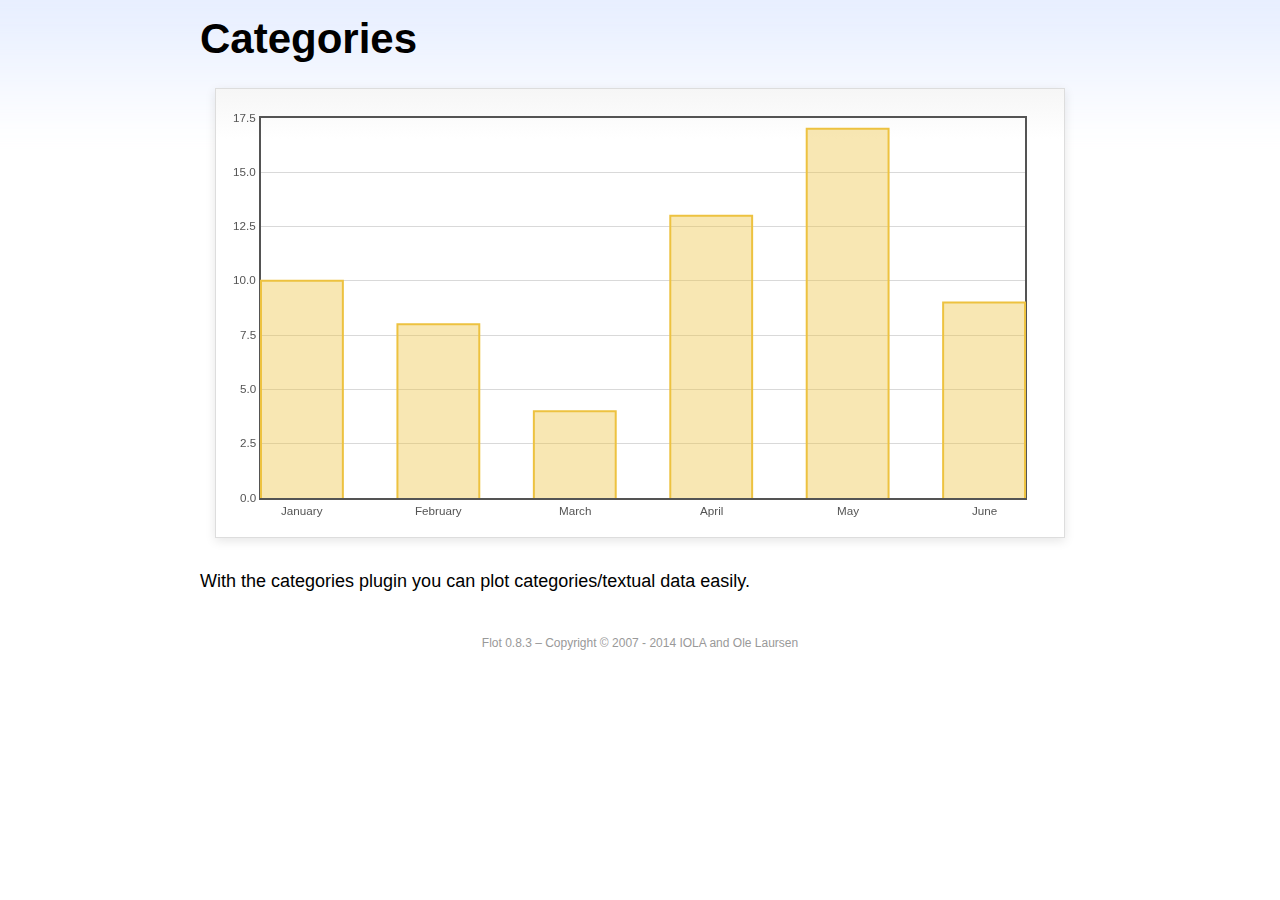
<file: miminium/asset/js/plugins/flot/examples/categories/index.html>
<!DOCTYPE html PUBLIC "-//W3C//DTD HTML 4.01//EN" "http://www.w3.org/TR/html4/strict.dtd">
<html>
<head>
	<meta http-equiv="Content-Type" content="text/html; charset=utf-8">
	<title>Flot Examples: Categories</title>
	<link href="../examples.css" rel="stylesheet" type="text/css">
	<!--[if lte IE 8]><script language="javascript" type="text/javascript" src="../../excanvas.min.js"></script><![endif]-->
	<script language="javascript" type="text/javascript" src="../../jquery.js"></script>
	<script language="javascript" type="text/javascript" src="../../jquery.flot.js"></script>
	<script language="javascript" type="text/javascript" src="../../jquery.flot.categories.js"></script>
	<script type="text/javascript">

	$(function() {

		var data = [ ["January", 10], ["February", 8], ["March", 4], ["April", 13], ["May", 17], ["June", 9] ];

		$.plot("#placeholder", [ data ], {
			series: {
				bars: {
					show: true,
					barWidth: 0.6,
					align: "center"
				}
			},
			xaxis: {
				mode: "categories",
				tickLength: 0
			}
		});

		// Add the Flot version string to the footer

		$("#footer").prepend("Flot " + $.plot.version + " &ndash; ");
	});

	</script>
</head>
<body>

	<div id="header">
		<h2>Categories</h2>
	</div>

	<div id="content">

		<div class="demo-container">
			<div id="placeholder" class="demo-placeholder"></div>
		</div>

		<p>With the categories plugin you can plot categories/textual data easily.</p>

	</div>

	<div id="footer">
		Copyright &copy; 2007 - 2014 IOLA and Ole Laursen
	</div>

</body>
</html>
</file>
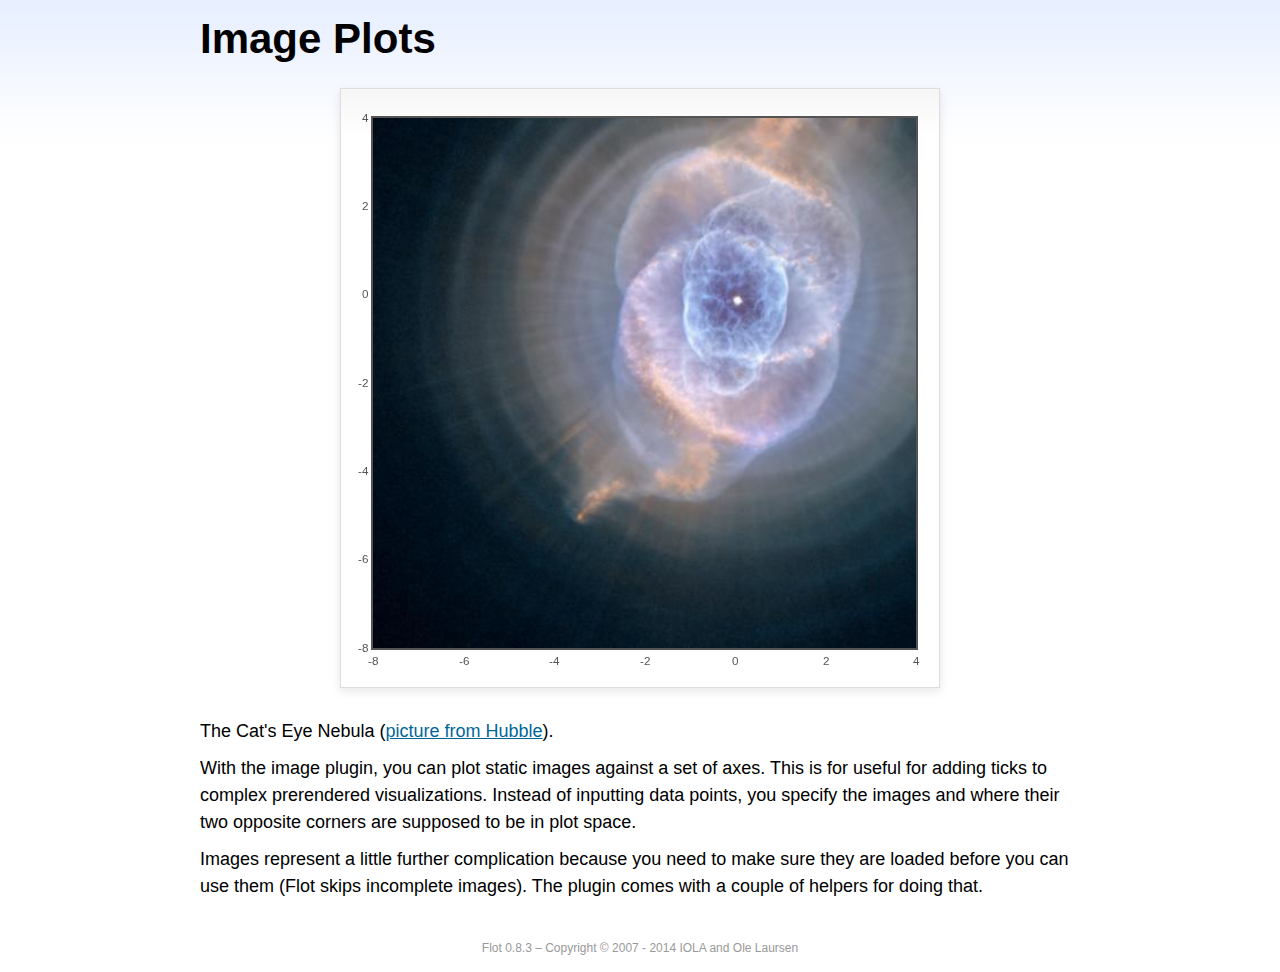
<file: miminium/asset/js/plugins/flot/examples/image/index.html>
<!DOCTYPE html PUBLIC "-//W3C//DTD HTML 4.01//EN" "http://www.w3.org/TR/html4/strict.dtd">
<html>
<head>
	<meta http-equiv="Content-Type" content="text/html; charset=utf-8">
	<title>Flot Examples: Image Plots</title>
	<link href="../examples.css" rel="stylesheet" type="text/css">
	<!--[if lte IE 8]><script language="javascript" type="text/javascript" src="../../excanvas.min.js"></script><![endif]-->
	<script language="javascript" type="text/javascript" src="../../jquery.js"></script>
	<script language="javascript" type="text/javascript" src="../../jquery.flot.js"></script>
	<script language="javascript" type="text/javascript" src="../../jquery.flot.image.js"></script>
	<script type="text/javascript">

	$(function() {

		var data = [[["hs-2004-27-a-large-web.jpg", -10, -10, 10, 10]]];

		var options = {
			series: {
				images: {
					show: true
				}
			},
			xaxis: {
				min: -8,
				max: 4
			},
			yaxis: {
				min: -8,
				max: 4
			}
		};

		$.plot.image.loadDataImages(data, options, function () {
			$.plot("#placeholder", data, options);
		});

		// Add the Flot version string to the footer

		$("#footer").prepend("Flot " + $.plot.version + " &ndash; ");
	});

	</script>
</head>
<body>

	<div id="header">
		<h2>Image Plots</h2>
	</div>

	<div id="content">

		<div class="demo-container" style="width:600px;height:600px;">
			<div id="placeholder" class="demo-placeholder"></div>
		</div>

		<p>The Cat's Eye Nebula (<a href="http://hubblesite.org/gallery/album/nebula/pr2004027a/">picture from Hubble</a>).</p>

		<p>With the image plugin, you can plot static images against a set of axes. This is for useful for adding ticks to complex prerendered visualizations. Instead of inputting data points, you specify the images and where their two opposite corners are supposed to be in plot space.</p>

		<p>Images represent a little further complication because you need to make sure they are loaded before you can use them (Flot skips incomplete images). The plugin comes with a couple of helpers for doing that.</p>

	</div>

	<div id="footer">
		Copyright &copy; 2007 - 2014 IOLA and Ole Laursen
	</div>

</body>
</html>
</file>
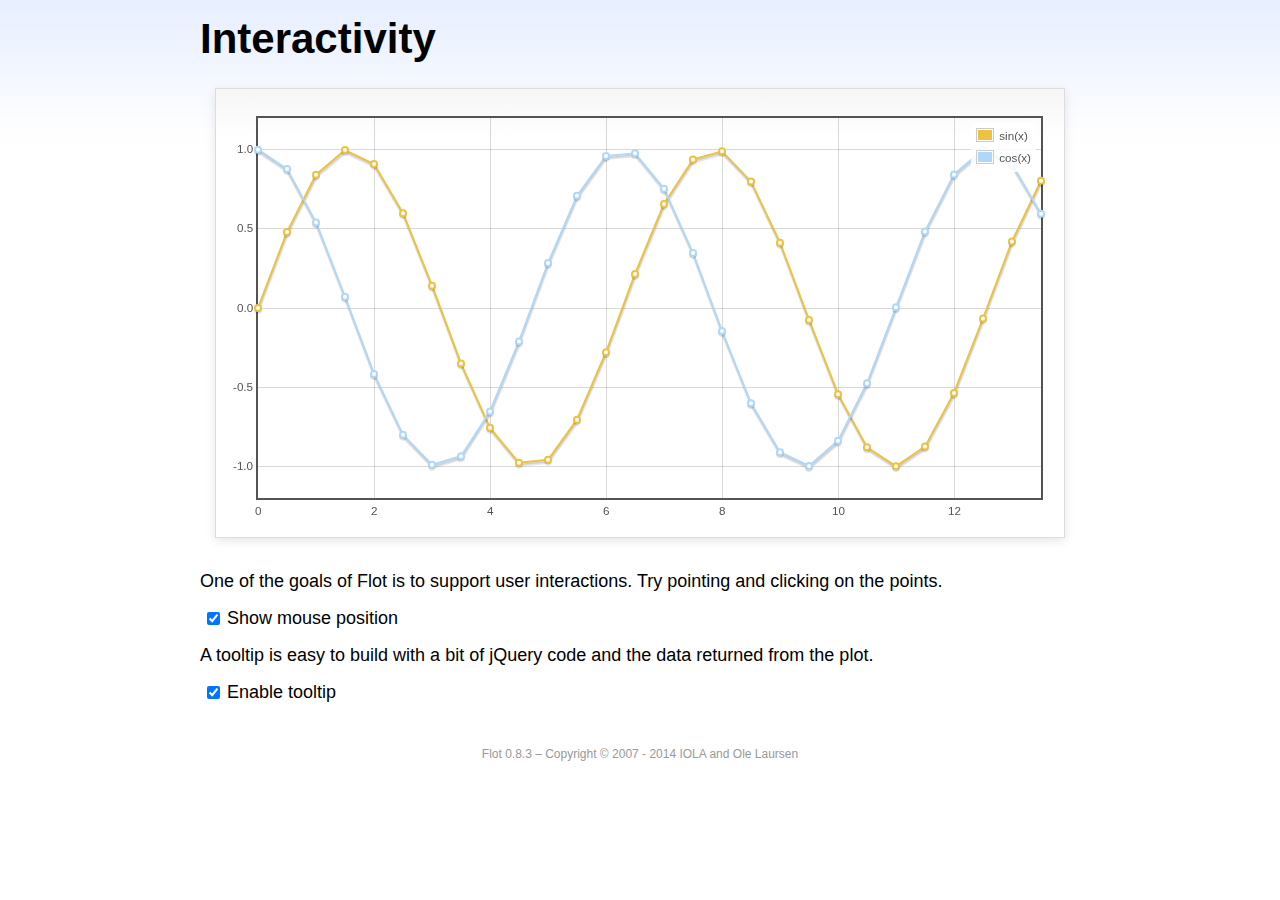
<file: miminium/asset/js/plugins/flot/examples/interacting/index.html>
<!DOCTYPE html PUBLIC "-//W3C//DTD HTML 4.01//EN" "http://www.w3.org/TR/html4/strict.dtd">
<html>
<head>
	<meta http-equiv="Content-Type" content="text/html; charset=utf-8">
	<title>Flot Examples: Interactivity</title>
	<link href="../examples.css" rel="stylesheet" type="text/css">
	<!--[if lte IE 8]><script language="javascript" type="text/javascript" src="../../excanvas.min.js"></script><![endif]-->
	<script language="javascript" type="text/javascript" src="../../jquery.js"></script>
	<script language="javascript" type="text/javascript" src="../../jquery.flot.js"></script>
	<script type="text/javascript">

	$(function() {

		var sin = [],
			cos = [];

		for (var i = 0; i < 14; i += 0.5) {
			sin.push([i, Math.sin(i)]);
			cos.push([i, Math.cos(i)]);
		}

		var plot = $.plot("#placeholder", [
			{ data: sin, label: "sin(x)"},
			{ data: cos, label: "cos(x)"}
		], {
			series: {
				lines: {
					show: true
				},
				points: {
					show: true
				}
			},
			grid: {
				hoverable: true,
				clickable: true
			},
			yaxis: {
				min: -1.2,
				max: 1.2
			}
		});

		$("<div id='tooltip'></div>").css({
			position: "absolute",
			display: "none",
			border: "1px solid #fdd",
			padding: "2px",
			"background-color": "#fee",
			opacity: 0.80
		}).appendTo("body");

		$("#placeholder").bind("plothover", function (event, pos, item) {

			if ($("#enablePosition:checked").length > 0) {
				var str = "(" + pos.x.toFixed(2) + ", " + pos.y.toFixed(2) + ")";
				$("#hoverdata").text(str);
			}

			if ($("#enableTooltip:checked").length > 0) {
				if (item) {
					var x = item.datapoint[0].toFixed(2),
						y = item.datapoint[1].toFixed(2);

					$("#tooltip").html(item.series.label + " of " + x + " = " + y)
						.css({top: item.pageY+5, left: item.pageX+5})
						.fadeIn(200);
				} else {
					$("#tooltip").hide();
				}
			}
		});

		$("#placeholder").bind("plotclick", function (event, pos, item) {
			if (item) {
				$("#clickdata").text(" - click point " + item.dataIndex + " in " + item.series.label);
				plot.highlight(item.series, item.datapoint);
			}
		});

		// Add the Flot version string to the footer

		$("#footer").prepend("Flot " + $.plot.version + " &ndash; ");
	});

	</script>
</head>
<body>
	<div id="header">
		<h2>Interactivity</h2>
	</div>

	<div id="content">

		<div class="demo-container">
			<div id="placeholder" class="demo-placeholder"></div>
		</div>

		<p>One of the goals of Flot is to support user interactions. Try pointing and clicking on the points.</p>

		<p>
			<label><input id="enablePosition" type="checkbox" checked="checked"></input>Show mouse position</label>
			<span id="hoverdata"></span>
			<span id="clickdata"></span>
		</p>

		<p>A tooltip is easy to build with a bit of jQuery code and the data returned from the plot.</p>

		<p><label><input id="enableTooltip" type="checkbox" checked="checked"></input>Enable tooltip</label></p>

	</div>

	<div id="footer">
		Copyright &copy; 2007 - 2014 IOLA and Ole Laursen
	</div>

</body>
</html>
</file>
<file: miminium/asset/css/plugins/simple-line-icons.css>
@font-face {
  font-family: 'simple-line-icons';
  src:  url('../../fonts/Simple-Line-Icons.eot?v=2.2.2');
  src:  url('../../fonts/Simple-Line-Icons.eot?#iefix&v=2.2.2') format('embedded-opentype'),
        url('../../fonts/Simple-Line-Icons.ttf?v=2.2.2') format('truetype'),
        url('../../fonts/Simple-Line-Icons.woff2?v=2.2.2') format('woff2'),
        url('../../fonts/Simple-Line-Icons.woff?v=2.2.2') format('woff'),
        url('../../fonts/Simple-Line-Icons.svg?v=2.2.2#simple-line-icons') format('svg');
  font-weight: normal;
  font-style: normal;
}
/*
 Use the following CSS code if you want to have a class per icon.
 Instead of a list of all class selectors, you can use the generic [class*="icon-"] selector, but it's slower:
*/
.icon-user,
.icon-people,
.icon-user-female,
.icon-user-follow,
.icon-user-following,
.icon-user-unfollow,
.icon-login,
.icon-logout,
.icon-emotsmile,
.icon-phone,
.icon-call-end,
.icon-call-in,
.icon-call-out,
.icon-map,
.icon-location-pin,
.icon-direction,
.icon-directions,
.icon-compass,
.icon-layers,
.icon-menu,
.icon-list,
.icon-options-vertical,
.icon-options,
.icon-arrow-down,
.icon-arrow-left,
.icon-arrow-right,
.icon-arrow-up,
.icon-arrow-up-circle,
.icon-arrow-left-circle,
.icon-arrow-right-circle,
.icon-arrow-down-circle,
.icon-check,
.icon-clock,
.icon-plus,
.icon-close,
.icon-trophy,
.icon-screen-smartphone,
.icon-screen-desktop,
.icon-plane,
.icon-notebook,
.icon-mustache,
.icon-mouse,
.icon-magnet,
.icon-energy,
.icon-disc,
.icon-cursor,
.icon-cursor-move,
.icon-crop,
.icon-chemistry,
.icon-speedometer,
.icon-shield,
.icon-screen-tablet,
.icon-magic-wand,
.icon-hourglass,
.icon-graduation,
.icon-ghost,
.icon-game-controller,
.icon-fire,
.icon-eyeglass,
.icon-envelope-open,
.icon-envelope-letter,
.icon-bell,
.icon-badge,
.icon-anchor,
.icon-wallet,
.icon-vector,
.icon-speech,
.icon-puzzle,
.icon-printer,
.icon-present,
.icon-playlist,
.icon-pin,
.icon-picture,
.icon-handbag,
.icon-globe-alt,
.icon-globe,
.icon-folder-alt,
.icon-folder,
.icon-film,
.icon-feed,
.icon-drop,
.icon-drawar,
.icon-docs,
.icon-doc,
.icon-diamond,
.icon-cup,
.icon-calculator,
.icon-bubbles,
.icon-briefcase,
.icon-book-open,
.icon-basket-loaded,
.icon-basket,
.icon-bag,
.icon-action-undo,
.icon-action-redo,
.icon-wrench,
.icon-umbrella,
.icon-trash,
.icon-tag,
.icon-support,
.icon-frame,
.icon-size-fullscreen,
.icon-size-actual,
.icon-shuffle,
.icon-share-alt,
.icon-share,
.icon-rocket,
.icon-question,
.icon-pie-chart,
.icon-pencil,
.icon-note,
.icon-loop,
.icon-home,
.icon-grid,
.icon-graph,
.icon-microphone,
.icon-music-tone-alt,
.icon-music-tone,
.icon-earphones-alt,
.icon-earphones,
.icon-equalizer,
.icon-like,
.icon-dislike,
.icon-control-start,
.icon-control-rewind,
.icon-control-play,
.icon-control-pause,
.icon-control-forward,
.icon-control-end,
.icon-volume-1,
.icon-volume-2,
.icon-volume-off,
.icon-calendar,
.icon-bulb,
.icon-chart,
.icon-ban,
.icon-bubble,
.icon-camrecorder,
.icon-camera,
.icon-cloud-download,
.icon-cloud-upload,
.icon-envelope,
.icon-eye,
.icon-flag,
.icon-heart,
.icon-info,
.icon-key,
.icon-link,
.icon-lock,
.icon-lock-open,
.icon-magnifier,
.icon-magnifier-add,
.icon-magnifier-remove,
.icon-paper-clip,
.icon-paper-plane,
.icon-power,
.icon-refresh,
.icon-reload,
.icon-settings,
.icon-star,
.icon-symble-female,
.icon-symbol-male,
.icon-target,
.icon-credit-card,
.icon-paypal,
.icon-social-tumblr,
.icon-social-twitter,
.icon-social-facebook,
.icon-social-instagram,
.icon-social-linkedin,
.icon-social-pinterest,
.icon-social-github,
.icon-social-gplus,
.icon-social-reddit,
.icon-social-skype,
.icon-social-dribbble,
.icon-social-behance,
.icon-social-foursqare,
.icon-social-soundcloud,
.icon-social-spotify,
.icon-social-stumbleupon,
.icon-social-youtube,
.icon-social-dropbox {
  font-family: 'simple-line-icons';
  speak: none;
  font-style: normal;
  font-weight: normal;
  font-variant: normal;
  text-transform: none;
  line-height: 1;
  /* Better Font Rendering =========== */
  -webkit-font-smoothing: antialiased;
  -moz-osx-font-smoothing: grayscale;
}
.icon-user:before {
  content: "\e005";
}
.icon-people:before {
  content: "\e001";
}
.icon-user-female:before {
  content: "\e000";
}
.icon-user-follow:before {
  content: "\e002";
}
.icon-user-following:before {
  content: "\e003";
}
.icon-user-unfollow:before {
  content: "\e004";
}
.icon-login:before {
  content: "\e066";
}
.icon-logout:before {
  content: "\e065";
}
.icon-emotsmile:before {
  content: "\e021";
}
.icon-phone:before {
  content: "\e600";
}
.icon-call-end:before {
  content: "\e048";
}
.icon-call-in:before {
  content: "\e047";
}
.icon-call-out:before {
  content: "\e046";
}
.icon-map:before {
  content: "\e033";
}
.icon-location-pin:before {
  content: "\e096";
}
.icon-direction:before {
  content: "\e042";
}
.icon-directions:before {
  content: "\e041";
}
.icon-compass:before {
  content: "\e045";
}
.icon-layers:before {
  content: "\e034";
}
.icon-menu:before {
  content: "\e601";
}
.icon-list:before {
  content: "\e067";
}
.icon-options-vertical:before {
  content: "\e602";
}
.icon-options:before {
  content: "\e603";
}
.icon-arrow-down:before {
  content: "\e604";
}
.icon-arrow-left:before {
  content: "\e605";
}
.icon-arrow-right:before {
  content: "\e606";
}
.icon-arrow-up:before {
  content: "\e607";
}
.icon-arrow-up-circle:before {
  content: "\e078";
}
.icon-arrow-left-circle:before {
  content: "\e07a";
}
.icon-arrow-right-circle:before {
  content: "\e079";
}
.icon-arrow-down-circle:before {
  content: "\e07b";
}
.icon-check:before {
  content: "\e080";
}
.icon-clock:before {
  content: "\e081";
}
.icon-plus:before {
  content: "\e095";
}
.icon-close:before {
  content: "\e082";
}
.icon-trophy:before {
  content: "\e006";
}
.icon-screen-smartphone:before {
  content: "\e010";
}
.icon-screen-desktop:before {
  content: "\e011";
}
.icon-plane:before {
  content: "\e012";
}
.icon-notebook:before {
  content: "\e013";
}
.icon-mustache:before {
  content: "\e014";
}
.icon-mouse:before {
  content: "\e015";
}
.icon-magnet:before {
  content: "\e016";
}
.icon-energy:before {
  content: "\e020";
}
.icon-disc:before {
  content: "\e022";
}
.icon-cursor:before {
  content: "\e06e";
}
.icon-cursor-move:before {
  content: "\e023";
}
.icon-crop:before {
  content: "\e024";
}
.icon-chemistry:before {
  content: "\e026";
}
.icon-speedometer:before {
  content: "\e007";
}
.icon-shield:before {
  content: "\e00e";
}
.icon-screen-tablet:before {
  content: "\e00f";
}
.icon-magic-wand:before {
  content: "\e017";
}
.icon-hourglass:before {
  content: "\e018";
}
.icon-graduation:before {
  content: "\e019";
}
.icon-ghost:before {
  content: "\e01a";
}
.icon-game-controller:before {
  content: "\e01b";
}
.icon-fire:before {
  content: "\e01c";
}
.icon-eyeglass:before {
  content: "\e01d";
}
.icon-envelope-open:before {
  content: "\e01e";
}
.icon-envelope-letter:before {
  content: "\e01f";
}
.icon-bell:before {
  content: "\e027";
}
.icon-badge:before {
  content: "\e028";
}
.icon-anchor:before {
  content: "\e029";
}
.icon-wallet:before {
  content: "\e02a";
}
.icon-vector:before {
  content: "\e02b";
}
.icon-speech:before {
  content: "\e02c";
}
.icon-puzzle:before {
  content: "\e02d";
}
.icon-printer:before {
  content: "\e02e";
}
.icon-present:before {
  content: "\e02f";
}
.icon-playlist:before {
  content: "\e030";
}
.icon-pin:before {
  content: "\e031";
}
.icon-picture:before {
  content: "\e032";
}
.icon-handbag:before {
  content: "\e035";
}
.icon-globe-alt:before {
  content: "\e036";
}
.icon-globe:before {
  content: "\e037";
}
.icon-folder-alt:before {
  content: "\e039";
}
.icon-folder:before {
  content: "\e089";
}
.icon-film:before {
  content: "\e03a";
}
.icon-feed:before {
  content: "\e03b";
}
.icon-drop:before {
  content: "\e03e";
}
.icon-drawar:before {
  content: "\e03f";
}
.icon-docs:before {
  content: "\e040";
}
.icon-doc:before {
  content: "\e085";
}
.icon-diamond:before {
  content: "\e043";
}
.icon-cup:before {
  content: "\e044";
}
.icon-calculator:before {
  content: "\e049";
}
.icon-bubbles:before {
  content: "\e04a";
}
.icon-briefcase:before {
  content: "\e04b";
}
.icon-book-open:before {
  content: "\e04c";
}
.icon-basket-loaded:before {
  content: "\e04d";
}
.icon-basket:before {
  content: "\e04e";
}
.icon-bag:before {
  content: "\e04f";
}
.icon-action-undo:before {
  content: "\e050";
}
.icon-action-redo:before {
  content: "\e051";
}
.icon-wrench:before {
  content: "\e052";
}
.icon-umbrella:before {
  content: "\e053";
}
.icon-trash:before {
  content: "\e054";
}
.icon-tag:before {
  content: "\e055";
}
.icon-support:before {
  content: "\e056";
}
.icon-frame:before {
  content: "\e038";
}
.icon-size-fullscreen:before {
  content: "\e057";
}
.icon-size-actual:before {
  content: "\e058";
}
.icon-shuffle:before {
  content: "\e059";
}
.icon-share-alt:before {
  content: "\e05a";
}
.icon-share:before {
  content: "\e05b";
}
.icon-rocket:before {
  content: "\e05c";
}
.icon-question:before {
  content: "\e05d";
}
.icon-pie-chart:before {
  content: "\e05e";
}
.icon-pencil:before {
  content: "\e05f";
}
.icon-note:before {
  content: "\e060";
}
.icon-loop:before {
  content: "\e064";
}
.icon-home:before {
  content: "\e069";
}
.icon-grid:before {
  content: "\e06a";
}
.icon-graph:before {
  content: "\e06b";
}
.icon-microphone:before {
  content: "\e063";
}
.icon-music-tone-alt:before {
  content: "\e061";
}
.icon-music-tone:before {
  content: "\e062";
}
.icon-earphones-alt:before {
  content: "\e03c";
}
.icon-earphones:before {
  content: "\e03d";
}
.icon-equalizer:before {
  content: "\e06c";
}
.icon-like:before {
  content: "\e068";
}
.icon-dislike:before {
  content: "\e06d";
}
.icon-control-start:before {
  content: "\e06f";
}
.icon-control-rewind:before {
  content: "\e070";
}
.icon-control-play:before {
  content: "\e071";
}
.icon-control-pause:before {
  content: "\e072";
}
.icon-control-forward:before {
  content: "\e073";
}
.icon-control-end:before {
  content: "\e074";
}
.icon-volume-1:before {
  content: "\e09f";
}
.icon-volume-2:before {
  content: "\e0a0";
}
.icon-volume-off:before {
  content: "\e0a1";
}
.icon-calendar:before {
  content: "\e075";
}
.icon-bulb:before {
  content: "\e076";
}
.icon-chart:before {
  content: "\e077";
}
.icon-ban:before {
  content: "\e07c";
}
.icon-bubble:before {
  content: "\e07d";
}
.icon-camrecorder:before {
  content: "\e07e";
}
.icon-camera:before {
  content: "\e07f";
}
.icon-cloud-download:before {
  content: "\e083";
}
.icon-cloud-upload:before {
  content: "\e084";
}
.icon-envelope:before {
  content: "\e086";
}
.icon-eye:before {
  content: "\e087";
}
.icon-flag:before {
  content: "\e088";
}
.icon-heart:before {
  content: "\e08a";
}
.icon-info:before {
  content: "\e08b";
}
.icon-key:before {
  content: "\e08c";
}
.icon-link:before {
  content: "\e08d";
}
.icon-lock:before {
  content: "\e08e";
}
.icon-lock-open:before {
  content: "\e08f";
}
.icon-magnifier:before {
  content: "\e090";
}
.icon-magnifier-add:before {
  content: "\e091";
}
.icon-magnifier-remove:before {
  content: "\e092";
}
.icon-paper-clip:before {
  content: "\e093";
}
.icon-paper-plane:before {
  content: "\e094";
}
.icon-power:before {
  content: "\e097";
}
.icon-refresh:before {
  content: "\e098";
}
.icon-reload:before {
  content: "\e099";
}
.icon-settings:before {
  content: "\e09a";
}
.icon-star:before {
  content: "\e09b";
}
.icon-symble-female:before {
  content: "\e09c";
}
.icon-symbol-male:before {
  content: "\e09d";
}
.icon-target:before {
  content: "\e09e";
}
.icon-credit-card:before {
  content: "\e025";
}
.icon-paypal:before {
  content: "\e608";
}
.icon-social-tumblr:before {
  content: "\e00a";
}
.icon-social-twitter:before {
  content: "\e009";
}
.icon-social-facebook:before {
  content: "\e00b";
}
.icon-social-instagram:before {
  content: "\e609";
}
.icon-social-linkedin:before {
  content: "\e60a";
}
.icon-social-pinterest:before {
  content: "\e60b";
}
.icon-social-github:before {
  content: "\e60c";
}
.icon-social-gplus:before {
  content: "\e60d";
}
.icon-social-reddit:before {
  content: "\e60e";
}
.icon-social-skype:before {
  content: "\e60f";
}
.icon-social-dribbble:before {
  content: "\e00d";
}
.icon-social-behance:before {
  content: "\e610";
}
.icon-social-foursqare:before {
  content: "\e611";
}
.icon-social-soundcloud:before {
  content: "\e612";
}
.icon-social-spotify:before {
  content: "\e613";
}
.icon-social-stumbleupon:before {
  content: "\e614";
}
.icon-social-youtube:before {
  content: "\e008";
}
.icon-social-dropbox:before {
  content: "\e00c";
}
</file>
<file: miminium/asset/js/plugins/flot/examples/examples.css>
* {	padding: 0; margin: 0; vertical-align: top; }

body {
	background: url(background.png) repeat-x;
	font: 18px/1.5em "proxima-nova", Helvetica, Arial, sans-serif;
}

a {	color: #069; }
a:hover { color: #28b; }

h2 {
	margin-top: 15px;
	font: normal 32px "omnes-pro", Helvetica, Arial, sans-serif;
}

h3 {
	margin-left: 30px;
	font: normal 26px "omnes-pro", Helvetica, Arial, sans-serif;
	color: #666;
}

p {
	margin-top: 10px;
}

button {
	font-size: 18px;
	padding: 1px 7px;
}

input {
	font-size: 18px;
}

input[type=checkbox] {
	margin: 7px;
}

#header {
	position: relative;
	width: 900px;
	margin: auto;
}

#header h2 {
	margin-left: 10px;
	vertical-align: middle;
	font-size: 42px;
	font-weight: bold;
	text-decoration: none;
	color: #000;
}

#content {
	width: 880px;
	margin: 0 auto;
	padding: 10px;
}

#footer {
	margin-top: 25px;
	margin-bottom: 10px;
	text-align: center;
	font-size: 12px;
	color: #999;
}

.demo-container {
	box-sizing: border-box;
	width: 850px;
	height: 450px;
	padding: 20px 15px 15px 15px;
	margin: 15px auto 30px auto;
	border: 1px solid #ddd;
	background: #fff;
	background: linear-gradient(#f6f6f6 0, #fff 50px);
	background: -o-linear-gradient(#f6f6f6 0, #fff 50px);
	background: -ms-linear-gradient(#f6f6f6 0, #fff 50px);
	background: -moz-linear-gradient(#f6f6f6 0, #fff 50px);
	background: -webkit-linear-gradient(#f6f6f6 0, #fff 50px);
	box-shadow: 0 3px 10px rgba(0,0,0,0.15);
	-o-box-shadow: 0 3px 10px rgba(0,0,0,0.1);
	-ms-box-shadow: 0 3px 10px rgba(0,0,0,0.1);
	-moz-box-shadow: 0 3px 10px rgba(0,0,0,0.1);
	-webkit-box-shadow: 0 3px 10px rgba(0,0,0,0.1);
}

.demo-placeholder {
	width: 100%;
	height: 100%;
	font-size: 14px;
	line-height: 1.2em;
}

.legend table {
	border-spacing: 5px;
}
</file>
<file: css/agency.min.css>
/*!
 * Start Bootstrap - Agency v5.0.7 (https://startbootstrap.com/template-overviews/agency)
 * Copyright 2013-2019 Start Bootstrap
 * Licensed under MIT (https://github.com/BlackrockDigital/startbootstrap-agency/blob/master/LICENSE)
 */body{overflow-x:hidden;font-family:'Roboto Slab',-apple-system,BlinkMacSystemFont,'Segoe UI',Roboto,'Helvetica Neue',Arial,sans-serif,'Apple Color Emoji','Segoe UI Emoji','Segoe UI Symbol','Noto Color Emoji'}p{line-height:1.75}a{color:#fed136}a:hover{color:#fec503}.text-primary{color:#fed136!important}h1,h2,h3,h4,h5,h6{font-weight:700;font-family:Montserrat,-apple-system,BlinkMacSystemFont,'Segoe UI',Roboto,'Helvetica Neue',Arial,sans-serif,'Apple Color Emoji','Segoe UI Emoji','Segoe UI Symbol','Noto Color Emoji'}section{padding:100px 0}section h2.section-heading{font-size:40px;margin-top:0;margin-bottom:15px}section h3.section-subheading{font-size:16px;font-weight:400;font-style:italic;margin-bottom:75px;text-transform:none;font-family:'Droid Serif',-apple-system,BlinkMacSystemFont,'Segoe UI',Roboto,'Helvetica Neue',Arial,sans-serif,'Apple Color Emoji','Segoe UI Emoji','Segoe UI Symbol','Noto Color Emoji'}@media (min-width:768px){section{padding:150px 0}}.btn{font-family:Montserrat,-apple-system,BlinkMacSystemFont,'Segoe UI',Roboto,'Helvetica Neue',Arial,sans-serif,'Apple Color Emoji','Segoe UI Emoji','Segoe UI Symbol','Noto Color Emoji';font-weight:700}.btn-xl{font-size:18px;padding:20px 40px}.btn-primary{background-color:#fed136;border-color:#fed136}.btn-primary:active,.btn-primary:focus,.btn-primary:hover{background-color:#fec810!important;border-color:#fec810!important;color:#fff}.btn-primary:active,.btn-primary:focus{-webkit-box-shadow:0 0 0 .2rem rgba(254,209,55,.5)!important;box-shadow:0 0 0 .2rem rgba(254,209,55,.5)!important}::selection{background:#fed136;text-shadow:none}img::selection{background:0 0}img::-moz-selection{background:0 0}#mainNav{background-color:#212529}#mainNav .navbar-toggler{font-size:12px;right:0;padding:13px;text-transform:uppercase;color:#fff;border:0;background-color:#fed136;font-family:Montserrat,-apple-system,BlinkMacSystemFont,'Segoe UI',Roboto,'Helvetica Neue',Arial,sans-serif,'Apple Color Emoji','Segoe UI Emoji','Segoe UI Symbol','Noto Color Emoji'}#mainNav .navbar-brand{color:#fed136;font-family:'Kaushan Script',-apple-system,BlinkMacSystemFont,'Segoe UI',Roboto,'Helvetica Neue',Arial,sans-serif,'Apple Color Emoji','Segoe UI Emoji','Segoe UI Symbol','Noto Color Emoji'}#mainNav .navbar-brand.active,#mainNav .navbar-brand:active,#mainNav .navbar-brand:focus,#mainNav .navbar-brand:hover{color:#fec503}#mainNav .navbar-nav .nav-item .nav-link{font-size:90%;font-weight:400;padding:.75em 0;letter-spacing:1px;color:#fff;font-family:Montserrat,-apple-system,BlinkMacSystemFont,'Segoe UI',Roboto,'Helvetica Neue',Arial,sans-serif,'Apple Color Emoji','Segoe UI Emoji','Segoe UI Symbol','Noto Color Emoji'}#mainNav .navbar-nav .nav-item .nav-link.active,#mainNav .navbar-nav .nav-item .nav-link:hover{color:#fed136}@media (min-width:992px){#mainNav{padding-top:25px;padding-bottom:25px;-webkit-transition:padding-top .3s,padding-bottom .3s;transition:padding-top .3s,padding-bottom .3s;border:none;background-color:transparent}#mainNav .navbar-brand{font-size:1.75em;-webkit-transition:all .3s;transition:all .3s}#mainNav .navbar-nav .nav-item .nav-link{padding:1.1em 1em!important}#mainNav.navbar-shrink{padding-top:0;padding-bottom:0;background-color:#212529}#mainNav.navbar-shrink .navbar-brand{font-size:1.25em;padding:12px 0}}header.masthead{text-align:center;color:#fff;background-image:url(../img/header-bg.jpg);background-repeat:no-repeat;background-attachment:scroll;background-position:center center;background-size:cover}header.masthead .intro-text{padding-top:150px;padding-bottom:100px}header.masthead .intro-text .intro-lead-in{font-size:22px;font-style:italic;line-height:22px;margin-bottom:25px;font-family:'Droid Serif',-apple-system,BlinkMacSystemFont,'Segoe UI',Roboto,'Helvetica Neue',Arial,sans-serif,'Apple Color Emoji','Segoe UI Emoji','Segoe UI Symbol','Noto Color Emoji'}header.masthead .intro-text .intro-heading{font-size:50px;font-weight:700;line-height:50px;margin-bottom:25px;font-family:Montserrat,-apple-system,BlinkMacSystemFont,'Segoe UI',Roboto,'Helvetica Neue',Arial,sans-serif,'Apple Color Emoji','Segoe UI Emoji','Segoe UI Symbol','Noto Color Emoji'}@media (min-width:768px){header.masthead .intro-text{padding-top:300px;padding-bottom:200px}header.masthead .intro-text .intro-lead-in{font-size:40px;font-style:italic;line-height:40px;margin-bottom:25px;font-family:'Droid Serif',-apple-system,BlinkMacSystemFont,'Segoe UI',Roboto,'Helvetica Neue',Arial,sans-serif,'Apple Color Emoji','Segoe UI Emoji','Segoe UI Symbol','Noto Color Emoji'}header.masthead .intro-text .intro-heading{font-size:75px;font-weight:700;line-height:75px;margin-bottom:50px;font-family:Montserrat,-apple-system,BlinkMacSystemFont,'Segoe UI',Roboto,'Helvetica Neue',Arial,sans-serif,'Apple Color Emoji','Segoe UI Emoji','Segoe UI Symbol','Noto Color Emoji'}}.service-heading{margin:15px 0;text-transform:none}#portfolio .portfolio-item{right:0;margin:0 0 15px}#portfolio .portfolio-item .portfolio-link{position:relative;display:block;max-width:400px;margin:0 auto;cursor:pointer}#portfolio .portfolio-item .portfolio-link .portfolio-hover{position:absolute;width:100%;height:100%;-webkit-transition:all ease .5s;transition:all ease .5s;opacity:0;background:rgba(254,209,54,.9)}#portfolio .portfolio-item .portfolio-link .portfolio-hover:hover{opacity:1}#portfolio .portfolio-item .portfolio-link .portfolio-hover .portfolio-hover-content{font-size:20px;position:absolute;top:50%;width:100%;height:20px;margin-top:-12px;text-align:center;color:#fff}#portfolio .portfolio-item .portfolio-link .portfolio-hover .portfolio-hover-content i{margin-top:-12px}#portfolio .portfolio-item .portfolio-link .portfolio-hover .portfolio-hover-content h3,#portfolio .portfolio-item .portfolio-link .portfolio-hover .portfolio-hover-content h4{margin:0}#portfolio .portfolio-item .portfolio-caption{max-width:400px;margin:0 auto;padding:25px;text-align:center;background-color:#fff}#portfolio .portfolio-item .portfolio-caption h4{margin:0;text-transform:none}#portfolio .portfolio-item .portfolio-caption p{font-size:16px;font-style:italic;margin:0;font-family:'Droid Serif',-apple-system,BlinkMacSystemFont,'Segoe UI',Roboto,'Helvetica Neue',Arial,sans-serif,'Apple Color Emoji','Segoe UI Emoji','Segoe UI Symbol','Noto Color Emoji'}#portfolio *{z-index:2}@media (min-width:767px){#portfolio .portfolio-item{margin:0 0 30px}}.portfolio-modal{padding-right:0!important}.portfolio-modal .modal-dialog{margin:1rem;max-width:100vw}.portfolio-modal .modal-content{padding:100px 0;text-align:center}.portfolio-modal .modal-content h2{font-size:3em;margin-bottom:15px}.portfolio-modal .modal-content p{margin-bottom:30px}.portfolio-modal .modal-content p.item-intro{font-size:16px;font-style:italic;margin:20px 0 30px;font-family:'Droid Serif',-apple-system,BlinkMacSystemFont,'Segoe UI',Roboto,'Helvetica Neue',Arial,sans-serif,'Apple Color Emoji','Segoe UI Emoji','Segoe UI Symbol','Noto Color Emoji'}.portfolio-modal .modal-content ul.list-inline{margin-top:0;margin-bottom:30px}.portfolio-modal .modal-content img{margin-bottom:30px}.portfolio-modal .modal-content button{cursor:pointer}.portfolio-modal .close-modal{position:absolute;top:25px;right:25px;width:75px;height:75px;cursor:pointer;background-color:transparent}.portfolio-modal .close-modal:hover{opacity:.3}.portfolio-modal .close-modal .lr{z-index:1051;width:1px;height:75px;margin-left:35px;-webkit-transform:rotate(45deg);transform:rotate(45deg);background-color:#212529}.portfolio-modal .close-modal .lr .rl{z-index:1052;width:1px;height:75px;-webkit-transform:rotate(90deg);transform:rotate(90deg);background-color:#212529}.timeline{position:relative;padding:0;list-style:none}.timeline:before{position:absolute;top:0;bottom:0;left:40px;width:2px;margin-left:-1.5px;content:'';background-color:#e9ecef}.timeline>li{position:relative;min-height:50px;margin-bottom:50px}.timeline>li:after,.timeline>li:before{display:table;content:' '}.timeline>li:after{clear:both}.timeline>li .timeline-panel{position:relative;float:right;width:100%;padding:0 20px 0 100px;text-align:left}.timeline>li .timeline-panel:before{right:auto;left:-15px;border-right-width:15px;border-left-width:0}.timeline>li .timeline-panel:after{right:auto;left:-14px;border-right-width:14px;border-left-width:0}.timeline>li .timeline-image{position:absolute;z-index:100;left:0;width:80px;height:80px;margin-left:0;text-align:center;color:#fff;border:7px solid #e9ecef;border-radius:100%;background-color:#fed136}.timeline>li .timeline-image h4{font-size:10px;line-height:14px;margin-top:12px}.timeline>li.timeline-inverted>.timeline-panel{float:right;padding:0 20px 0 100px;text-align:left}.timeline>li.timeline-inverted>.timeline-panel:before{right:auto;left:-15px;border-right-width:15px;border-left-width:0}.timeline>li.timeline-inverted>.timeline-panel:after{right:auto;left:-14px;border-right-width:14px;border-left-width:0}.timeline>li:last-child{margin-bottom:0}.timeline .timeline-heading h4{margin-top:0;color:inherit}.timeline .timeline-heading h4.subheading{text-transform:none}.timeline .timeline-body>p,.timeline .timeline-body>ul{margin-bottom:0}@media (min-width:768px){.timeline:before{left:50%}.timeline>li{min-height:100px;margin-bottom:100px}.timeline>li .timeline-panel{float:left;width:41%;padding:0 20px 20px 30px;text-align:right}.timeline>li .timeline-image{left:50%;width:100px;height:100px;margin-left:-50px}.timeline>li .timeline-image h4{font-size:13px;line-height:18px;margin-top:16px}.timeline>li.timeline-inverted>.timeline-panel{float:right;padding:0 30px 20px 20px;text-align:left}}@media (min-width:992px){.timeline>li{min-height:150px}.timeline>li .timeline-panel{padding:0 20px 20px}.timeline>li .timeline-image{width:150px;height:150px;margin-left:-75px}.timeline>li .timeline-image h4{font-size:18px;line-height:26px;margin-top:30px}.timeline>li.timeline-inverted>.timeline-panel{padding:0 20px 20px}}@media (min-width:1200px){.timeline>li{min-height:170px}.timeline>li .timeline-panel{padding:0 20px 20px 100px}.timeline>li .timeline-image{width:170px;height:170px;margin-left:-85px}.timeline>li .timeline-image h4{margin-top:40px}.timeline>li.timeline-inverted>.timeline-panel{padding:0 100px 20px 20px}}.team-member{margin-bottom:50px;text-align:center}.team-member img{width:225px;height:225px;border:7px solid #fff}.team-member h4{margin-top:25px;margin-bottom:0;text-transform:none}.team-member p{margin-top:0}section#contact{background-color:#212529;background-image:url(../img/map-image.png);background-repeat:no-repeat;background-position:center}section#contact .section-heading{color:#fff}section#contact .form-group{margin-bottom:25px}section#contact .form-group input,section#contact .form-group textarea{padding:20px}section#contact .form-group input.form-control{height:auto}section#contact .form-group textarea.form-control{height:248px}section#contact .form-control:focus{border-color:#fed136;-webkit-box-shadow:none;box-shadow:none}section#contact ::-webkit-input-placeholder{font-weight:700;color:#ced4da;font-family:Montserrat,-apple-system,BlinkMacSystemFont,'Segoe UI',Roboto,'Helvetica Neue',Arial,sans-serif,'Apple Color Emoji','Segoe UI Emoji','Segoe UI Symbol','Noto Color Emoji'}section#contact :-moz-placeholder{font-weight:700;color:#ced4da;font-family:Montserrat,-apple-system,BlinkMacSystemFont,'Segoe UI',Roboto,'Helvetica Neue',Arial,sans-serif,'Apple Color Emoji','Segoe UI Emoji','Segoe UI Symbol','Noto Color Emoji'}section#contact ::-moz-placeholder{font-weight:700;color:#ced4da;font-family:Montserrat,-apple-system,BlinkMacSystemFont,'Segoe UI',Roboto,'Helvetica Neue',Arial,sans-serif,'Apple Color Emoji','Segoe UI Emoji','Segoe UI Symbol','Noto Color Emoji'}section#contact :-ms-input-placeholder{font-weight:700;color:#ced4da;font-family:Montserrat,-apple-system,BlinkMacSystemFont,'Segoe UI',Roboto,'Helvetica Neue',Arial,sans-serif,'Apple Color Emoji','Segoe UI Emoji','Segoe UI Symbol','Noto Color Emoji'}footer{padding:25px 0;text-align:center}footer span.copyright{font-size:90%;line-height:40px;text-transform:none;font-family:Montserrat,-apple-system,BlinkMacSystemFont,'Segoe UI',Roboto,'Helvetica Neue',Arial,sans-serif,'Apple Color Emoji','Segoe UI Emoji','Segoe UI Symbol','Noto Color Emoji'}footer ul.quicklinks{font-size:90%;line-height:40px;margin-bottom:0;text-transform:none;font-family:Montserrat,-apple-system,BlinkMacSystemFont,'Segoe UI',Roboto,'Helvetica Neue',Arial,sans-serif,'Apple Color Emoji','Segoe UI Emoji','Segoe UI Symbol','Noto Color Emoji'}ul.social-buttons{margin-bottom:0}ul.social-buttons li a{font-size:20px;line-height:50px;display:block;width:50px;height:50px;-webkit-transition:all .3s;transition:all .3s;color:#fff;border-radius:100%;outline:0;background-color:#212529}ul.social-buttons li a:active,ul.social-buttons li a:focus,ul.social-buttons li a:hover{background-color:#fed136}
</file>
